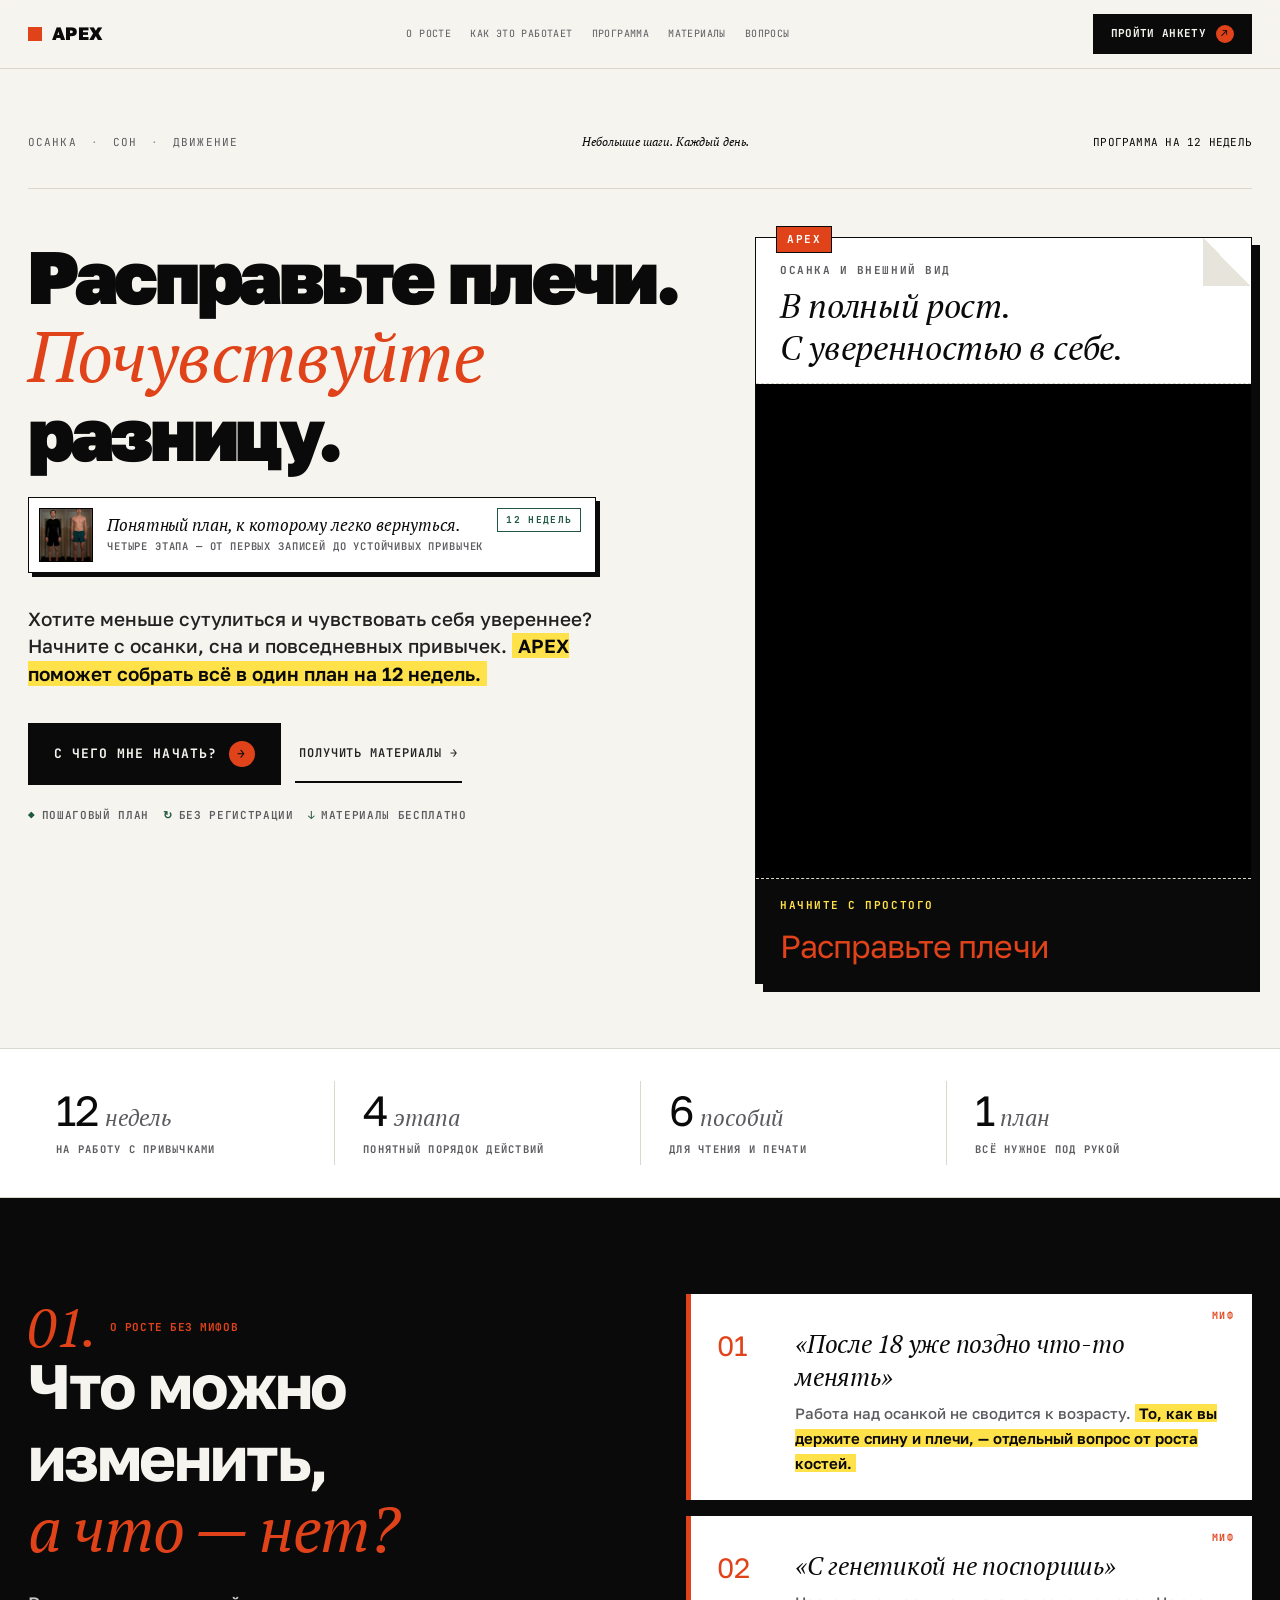
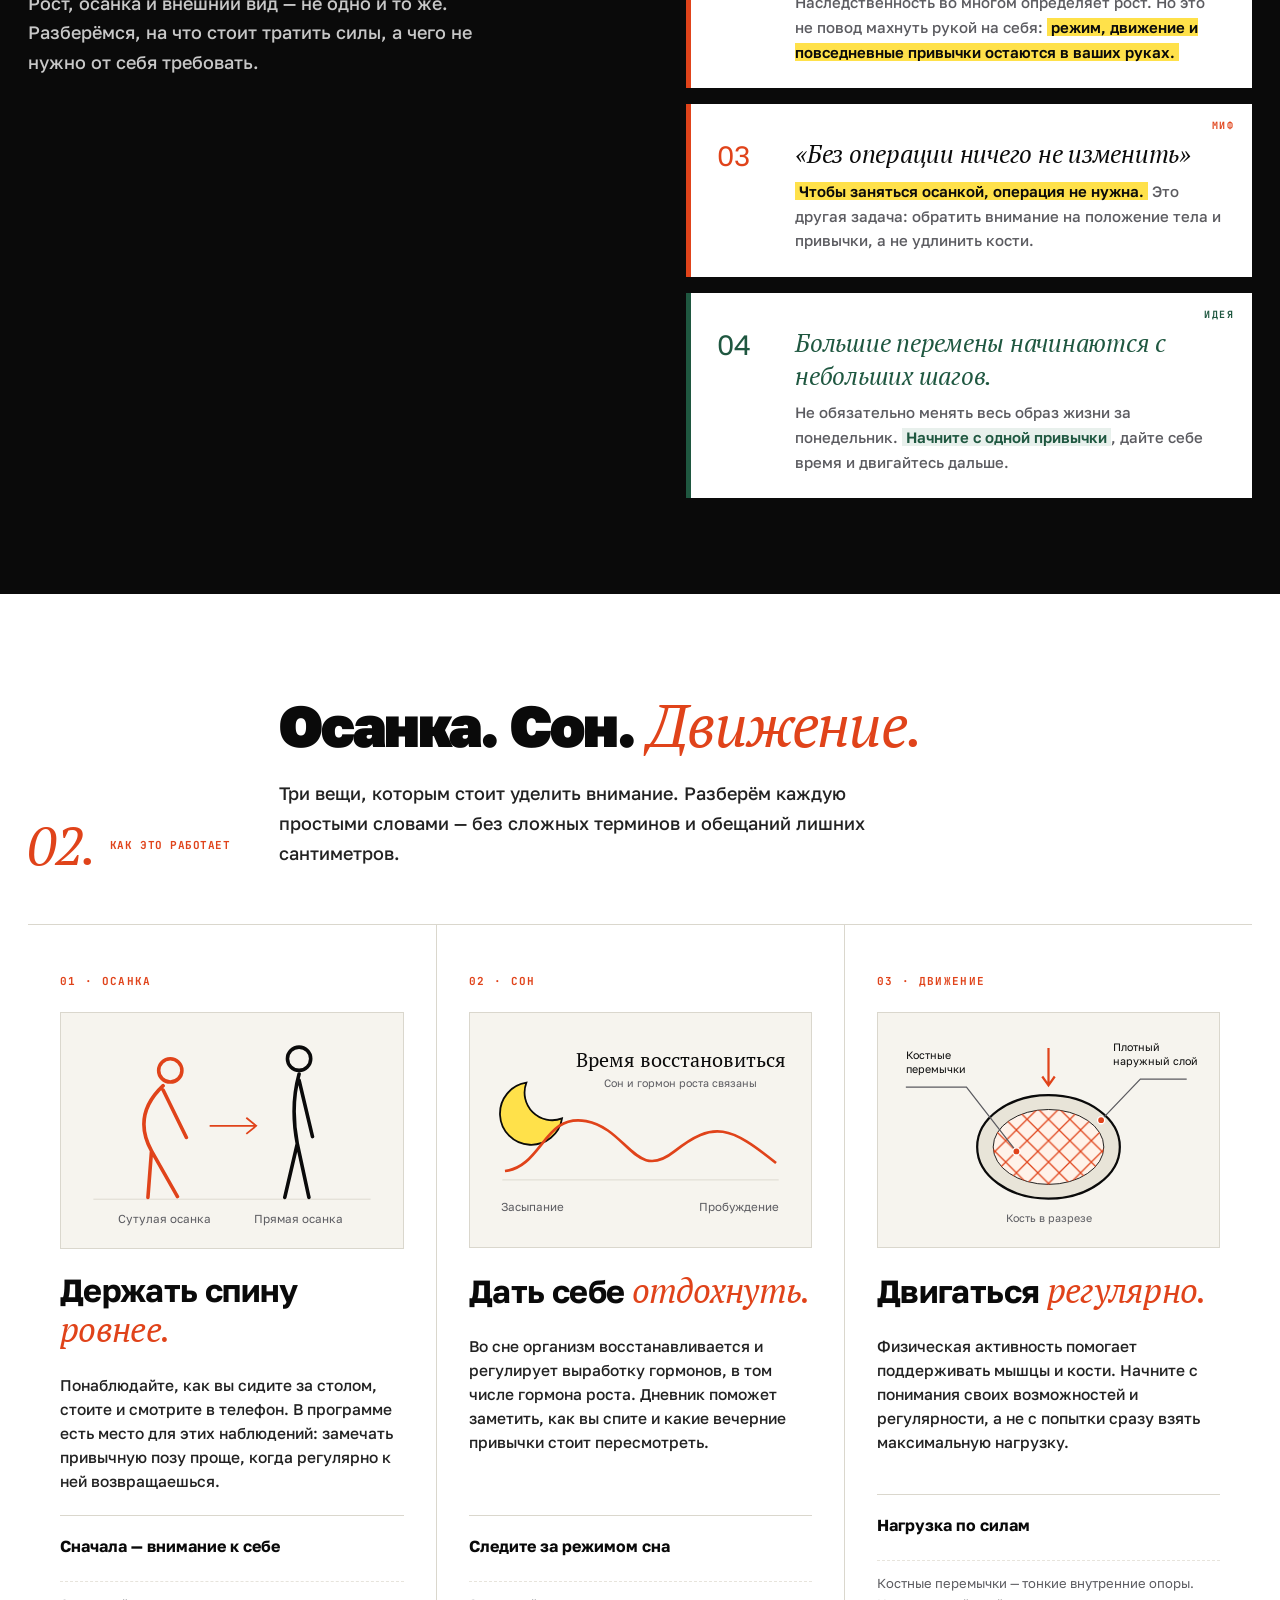
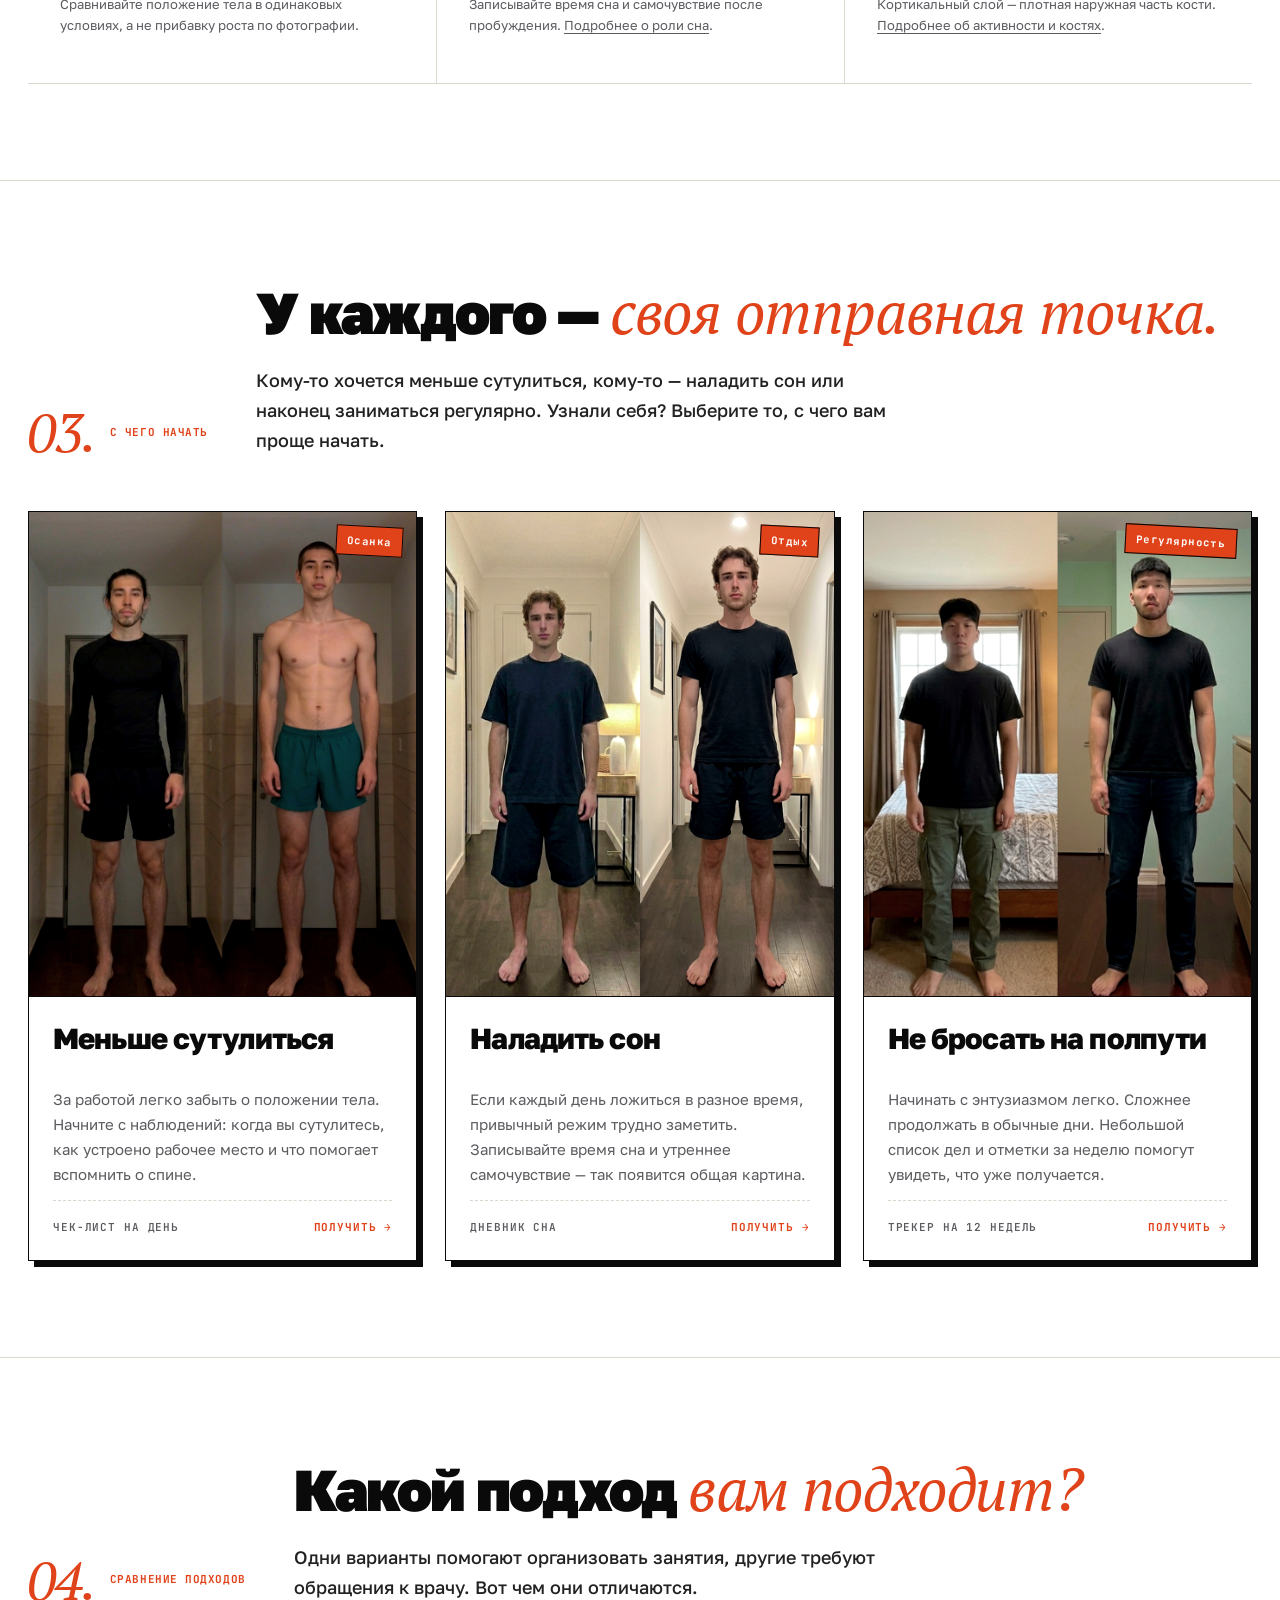
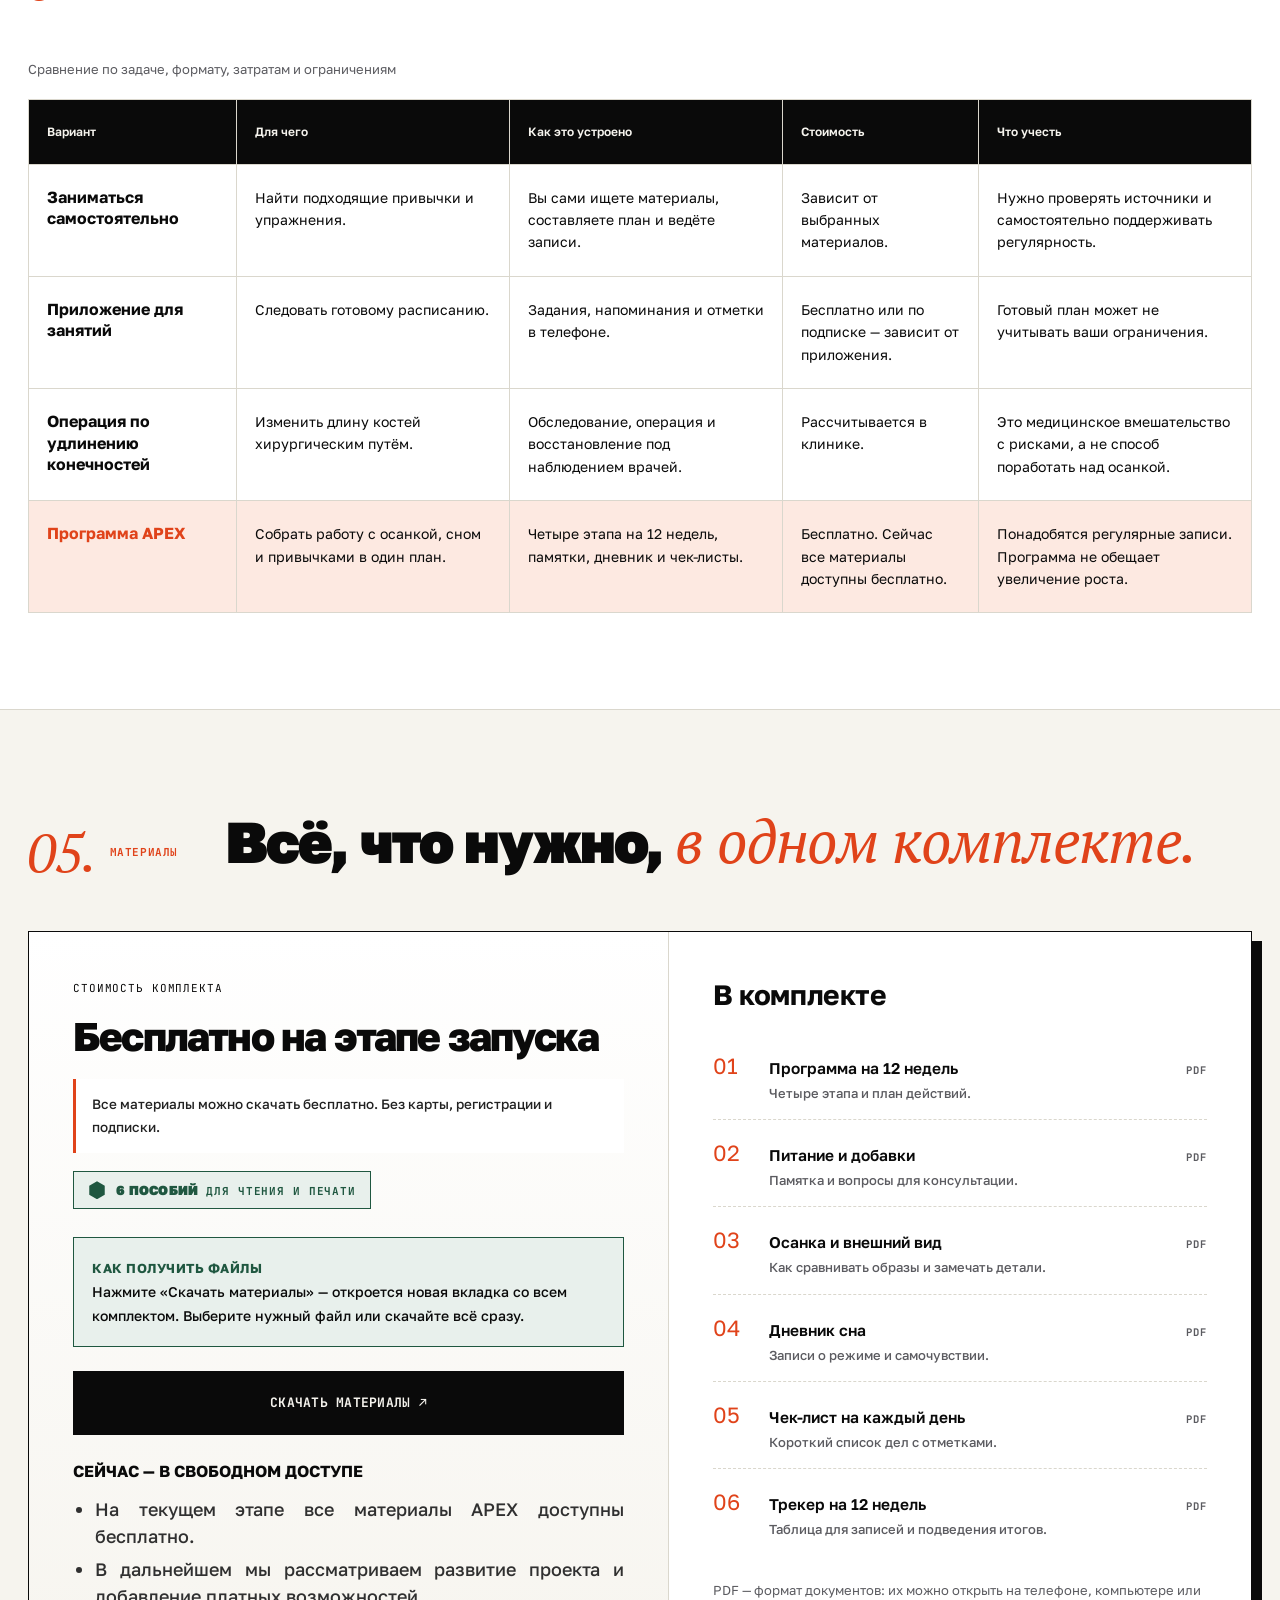
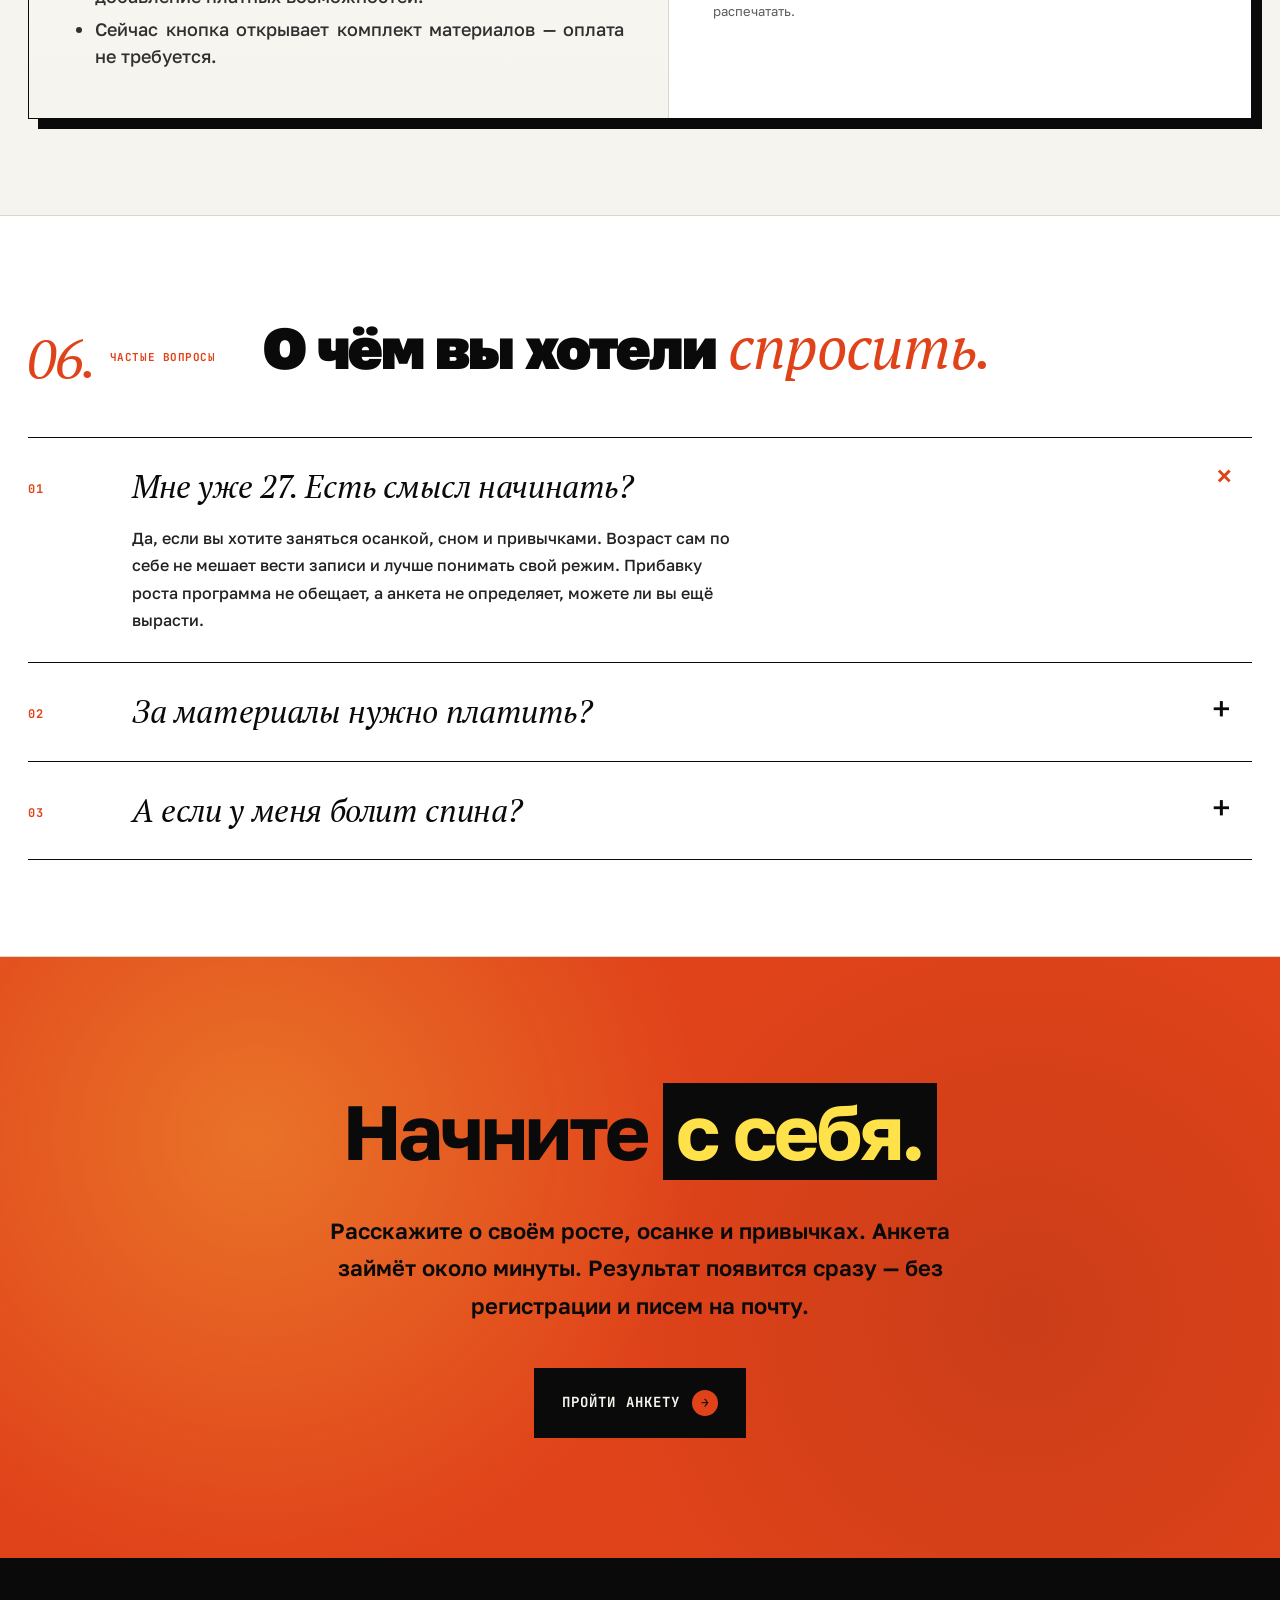
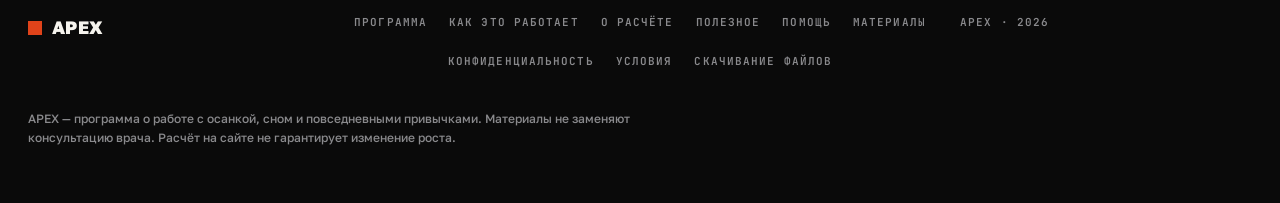
<file: index.html>
<!DOCTYPE html>
<html lang="ru">
<head>
<meta charset="UTF-8">
<meta name="viewport" content="width=device-width, initial-scale=1.0">
<title>APEX — осанка, сон и привычки</title>
<link rel="icon" href="assets/favicon.svg" type="image/svg+xml">
<link rel="preconnect" href="https://fonts.googleapis.com">
<link rel="preconnect" href="https://fonts.gstatic.com" crossorigin>
<link rel="preload" href="assets/hero.mp4" as="video" type="video/mp4">
<link rel="preload" href="assets/SUBJ-001.png" as="image">
<link rel="stylesheet" href="https://fonts.googleapis.com/css2?family=Golos+Text:wght@400;500;600;700;800;900&family=PT+Serif:ital@0;1&family=JetBrains+Mono:wght@400;500;700&display=swap">
<style>
:root{
  --bg:#f6f4ee; --paper:#fff; --ink:#0a0a0a; --ink-2:#222; --mid:#5b5b60; --dim:#9b9b9f;
  --line:#dad7cd; --line-2:#e7e4dc;
  --hot:#e0431a; --hot-dim:#fde9e1;
  --green:#1f5740; --green-dim:#e8f0ec;
  --yellow:#ffe14a;
  --display:'Golos Text',sans-serif;
  --serif:'PT Serif',serif;
  --sans:'Golos Text',sans-serif;
  --mono:'JetBrains Mono',monospace;
}
*,*::before,*::after{margin:0;padding:0;box-sizing:border-box}
html,body{background:var(--bg);color:var(--ink);font-family:var(--sans);font-size:15.5px;line-height:1.55;-webkit-font-smoothing:antialiased}
a{color:inherit;text-decoration:none}
button{font:inherit;cursor:pointer;border:none;background:none;color:inherit}
img,svg{display:block;max-width:100%}
::selection{background:var(--ink);color:var(--yellow)}
.wrap{max-width:1320px;margin:0 auto;padding:0 28px}

/* ============ NAV ============ */
.nav{position:sticky;top:0;z-index:50;background:rgba(246,244,238,0.95);backdrop-filter:blur(14px);border-bottom:1px solid var(--line)}
.nav-i{max-width:1320px;margin:0 auto;padding:14px 28px;display:grid;grid-template-columns:auto 1fr auto;gap:28px;align-items:center}
.brand{display:flex;align-items:center;gap:10px;font-family:var(--display);font-size:18px;letter-spacing:.02em;color:var(--ink)}
.brand .sq{width:14px;height:14px;background:var(--hot)}
.nav-ul{display:flex;gap:26px;justify-content:center;font-family:var(--mono);font-size:11px;letter-spacing:.12em;text-transform:uppercase;color:var(--mid)}
.nav-ul a:hover{color:var(--ink)}
.nav-cta{
  background:var(--ink);color:var(--bg);padding:11px 18px;
  font-family:var(--mono);font-size:11px;font-weight:700;letter-spacing:.1em;text-transform:uppercase;
  display:inline-flex;align-items:center;gap:10px;
  transition:transform .15s,background .15s;
}
.nav-cta:hover{background:var(--hot);transform:translateY(-1px)}
.nav-cta .arr{display:inline-flex;align-items:center;justify-content:center;width:18px;height:18px;background:var(--hot);color:var(--ink);border-radius:50%;font-size:11px}
.nav-cta:hover .arr{background:var(--bg);color:var(--hot)}

/* ============ HERO ============ */
.hero{padding:64px 0 64px;position:relative;border-bottom:1px solid var(--line)}
.hero-meta{
  display:grid;grid-template-columns:auto 1fr auto;gap:28px;align-items:center;
  font-family:var(--mono);font-size:11px;letter-spacing:.1em;text-transform:uppercase;color:var(--mid);
  padding-bottom:36px;border-bottom:1px solid var(--line);margin-bottom:48px;
}
.hero-meta .ml{display:flex;gap:14px;align-items:center}
.hero-meta .ml span:not(:last-child)::after{content:'·';margin-left:14px;color:var(--dim)}
.hero-meta .vol{justify-self:center;font-family:var(--serif);font-style:italic;font-size:14px;color:var(--ink);letter-spacing:0;text-transform:none}
.hero-meta .ver{color:var(--ink)}

.hero-grid{display:grid;grid-template-columns:1.35fr 1fr;gap:56px;align-items:start}

.hero-h1{
  font-family:var(--display);font-weight:900;
  font-size:clamp(64px,10.2vw,164px);line-height:.86;letter-spacing:-0.04em;
  text-wrap:balance;
}
.hero-h1 .strike{
  position:relative;display:inline;
  color:var(--mid);
  text-decoration:line-through;
  text-decoration-color:var(--ink);
  text-decoration-thickness:5px;
  text-decoration-skip-ink:none;
}
.hero-h1 .strike::after{content:none}
.hero-h1 .serif{
  font-family:var(--serif);font-weight:400;font-style:italic;
  font-size:1.05em;letter-spacing:-.015em;color:var(--hot);
  display:inline-block;
}
.hero-h1 .underline{position:relative;display:inline-block}
.hero-h1 .underline::after{
  content:'';position:absolute;left:0;right:0;bottom:0.04em;height:14px;
  background:var(--yellow);z-index:-1;
}

.hero-lede{
  margin-top:32px;font-size:20px;line-height:1.45;color:var(--ink-2);max-width:52ch;font-weight:500;
}
.hero-lede strong{background:var(--yellow);padding:1px 6px;color:var(--ink);font-weight:600}

.hero-cta{margin-top:36px;display:flex;gap:14px;align-items:center;flex-wrap:wrap}
.btn-primary{
  background:var(--ink);color:var(--bg);padding:18px 26px;
  font-family:var(--mono);font-size:13px;font-weight:700;letter-spacing:.08em;text-transform:uppercase;
  display:inline-flex;align-items:center;gap:12px;
  transition:transform .15s,background .15s;
}
.btn-primary:hover{transform:translateY(-2px);background:var(--hot)}
.btn-primary .arr{width:26px;height:26px;background:var(--hot);color:var(--ink);border-radius:50%;display:inline-flex;align-items:center;justify-content:center;font-weight:900;font-size:13px;transition:background .15s,color .15s}
.btn-primary:hover .arr{background:var(--bg);color:var(--hot)}
.btn-ghost{
  color:var(--ink-2);padding:18px 4px;
  font-family:var(--mono);font-size:12px;font-weight:600;letter-spacing:.08em;text-transform:uppercase;
  border-bottom:2px solid var(--ink);transition:color .15s;
}
.btn-ghost:hover{color:var(--hot);border-color:var(--hot)}
.cta-note{font-family:var(--mono);font-size:11px;letter-spacing:.06em;color:var(--mid);text-transform:uppercase}

.hero-caps{display:flex;gap:20px;margin-top:32px;flex-wrap:wrap;font-family:var(--mono);font-size:11.5px;font-weight:500;letter-spacing:.08em;text-transform:uppercase;color:var(--mid)}
.hero-caps span{display:inline-flex;gap:8px;align-items:center}
.hero-caps span::before{content:'✕';color:var(--hot);font-weight:900}
.hero-caps .ok{color:var(--ink)}
.hero-caps .ok::before{content:'✓';color:var(--green)}

/* hero proof card */
.proof-card{
  background:var(--paper);border:1px solid var(--ink);
  box-shadow:8px 8px 0 var(--ink);position:relative;
}
.proof-card::before{
  content:'ПРОФИЛЬ';position:absolute;top:-12px;left:20px;
  background:var(--hot);color:var(--paper);padding:4px 10px;border:1px solid var(--ink);
  font-family:var(--mono);font-size:11px;font-weight:700;letter-spacing:.14em;
}
.proof-card::after{
  content:'';position:absolute;top:0;right:0;width:48px;height:48px;
  background:linear-gradient(225deg,transparent 50%,var(--line-2) 50%);
}
.pc-video{position:relative;aspect-ratio:1/1;background:#000;overflow:hidden;border-bottom:1px dashed var(--line)}
.pc-video video{position:absolute;inset:0;width:100%;height:100%;object-fit:cover;filter:contrast(1.05) saturate(.9)}
.pc-video-lbl{position:absolute;top:14px;font-family:var(--mono);font-size:10.5px;font-weight:700;letter-spacing:.14em;padding:5px 10px;border:1px solid var(--ink);text-transform:uppercase;box-shadow:2px 2px 0 var(--ink)}
.pc-video-lbl.bef{left:14px;background:rgba(245,242,234,.95);color:var(--ink-2)}
.pc-video-lbl.aft{right:14px;background:var(--hot);color:var(--paper)}
.pc-head{padding:24px 24px 14px;border-bottom:1px dashed var(--line)}
.pc-head .id{font-family:var(--mono);font-size:11px;font-weight:700;letter-spacing:.14em;color:var(--mid);text-transform:uppercase}
.pc-head h3{
  font-family:var(--serif);font-weight:400;font-style:italic;font-size:34px;line-height:1.05;
  letter-spacing:-.01em;color:var(--ink);margin-top:6px;
}
.pc-head h3 .num{font-style:normal;color:var(--hot);font-family:var(--display);font-size:.92em}
.pc-body{padding:8px 24px 20px}
.pc-row{display:grid;grid-template-columns:120px 1fr;padding:10px 0;border-bottom:1px dashed var(--line-2);font-family:var(--mono);font-size:13px;align-items:baseline}
.pc-row:last-child{border-bottom:0}
.pc-row .k{font-size:10.5px;letter-spacing:.12em;text-transform:uppercase;color:var(--mid);font-weight:700}
.pc-row .v{color:var(--ink);font-weight:500}
.pc-row .v em{font-family:var(--serif);font-style:italic;color:var(--hot);font-size:15px}
.pc-final{
  display:flex;justify-content:space-between;align-items:baseline;
  background:var(--ink);color:var(--paper);padding:18px 24px;
}
.pc-final .l{font-family:var(--mono);font-size:11px;font-weight:700;letter-spacing:.14em;text-transform:uppercase;color:var(--yellow)}
.pc-final .v{font-family:var(--display);font-size:64px;line-height:1;color:var(--hot);letter-spacing:-.03em}

/* ============ Data strip ============ */
.strip{
  padding:32px 0;border-bottom:1px solid var(--line);background:var(--paper);
}
.strip-row{display:grid;grid-template-columns:repeat(4,1fr);gap:0}
.strip-cell{padding:8px 28px;border-left:1px solid var(--line)}
.strip-cell:first-child{border-left:0}
.strip-cell .n{font-family:var(--display);font-size:48px;line-height:1;letter-spacing:-.025em}
.strip-cell .n .ac{color:var(--hot)}
.strip-cell .n .small{font-family:var(--serif);font-style:italic;font-weight:400;font-size:.55em;color:var(--mid);margin-left:6px;letter-spacing:0}
.strip-cell .l{font-family:var(--mono);font-size:10.5px;font-weight:700;letter-spacing:.12em;text-transform:uppercase;color:var(--mid);margin-top:10px}

/* ============ SECTION META ============ */
.sec{padding:96px 0;border-bottom:1px solid var(--line)}
.sec.paper{background:var(--paper)}
.sec.dark{background:var(--ink);color:var(--bg);border-bottom:0}
.sec-head{display:grid;grid-template-columns:auto 1fr;gap:48px;margin-bottom:56px;align-items:end}
.sec-kick{font-family:var(--mono);font-size:11px;font-weight:700;letter-spacing:.14em;text-transform:uppercase;color:var(--hot);display:flex;gap:14px;align-items:center;padding-top:10px}
.sec-kick .idx{
  font-family:var(--serif);font-style:italic;font-weight:400;font-size:54px;color:var(--hot);
  letter-spacing:-.02em;line-height:.85;
}
.sec.dark .sec-kick{color:var(--hot)}
.sec.dark .sec-kick .idx{color:var(--hot)}
.sec-h2{
  font-family:var(--display);font-weight:900;
  font-size:clamp(48px,7vw,108px);line-height:.9;letter-spacing:-.035em;text-wrap:balance;
}
.sec-h2 .serif{font-family:var(--serif);font-style:italic;font-weight:400;color:var(--hot);font-size:1.05em;letter-spacing:-.02em}
.sec-h2 .hl{background:var(--ink);color:var(--bg);padding:0 12px;display:inline-block}
.sec.dark .sec-h2 .hl{background:var(--hot);color:var(--ink)}
.sec-h2 .ul{background:linear-gradient(transparent 68%,var(--yellow) 68%,var(--yellow) 92%,transparent 92%)}
.sec-lede{max-width:60ch;font-size:18px;color:var(--ink-2);margin-top:20px;font-weight:500}
.sec.dark .sec-lede{color:#c8c8c8}

/* ============ МИФS ============ */
.lies-grid{display:grid;grid-template-columns:1.05fr 1fr;gap:64px;align-items:start}
.lies-grid .copy h2{font-family:var(--display);font-size:clamp(48px,7vw,104px);line-height:.9;letter-spacing:-.035em;color:var(--bg)}
.lies-grid .copy h2 .serif{font-family:var(--serif);font-style:italic;font-weight:400;color:var(--hot);font-size:1.05em;letter-spacing:-.02em}
.lies-grid .copy h2 .hl{background:var(--hot);color:var(--ink);padding:0 14px}
.lies-grid .copy p{font-size:18px;color:#c8c8c8;font-weight:500;margin-top:24px;max-width:42ch}
.lies-list{display:flex;flex-direction:column;gap:16px}
.lie{
  background:var(--paper);color:var(--ink);padding:24px 26px;
  display:grid;grid-template-columns:60px 1fr;gap:18px;
  border-left:5px solid var(--hot);position:relative;
}
.lie.truth{border-left-color:var(--green)}
.lie .n{font-family:var(--display);font-size:28px;color:var(--hot);line-height:1;padding-top:4px}
.lie.truth .n{color:var(--green)}
.lie .q{font-family:var(--serif);font-style:italic;font-weight:400;font-size:24px;line-height:1.2;letter-spacing:-.01em;color:var(--ink);margin-bottom:8px}
.lie .q .strike{text-decoration:line-through;text-decoration-thickness:3px;text-decoration-color:var(--hot);color:var(--mid)}
.lie .a{font-size:15px;color:var(--mid);font-weight:500}
.lie .a b{background:var(--yellow);color:var(--ink);padding:0 4px;font-weight:600}
.lie.truth .q{color:var(--green)}
.lie.truth .a b{background:var(--green-dim);color:var(--green)}
.lie::after{
  content:'МИФ';position:absolute;top:14px;right:18px;
  font-family:var(--mono);font-size:10px;font-weight:700;letter-spacing:.14em;color:var(--hot);
}
.lie.truth::after{content:'ИДЕЯ';color:var(--green)}

/* ============ MECHANISMS ============ */
.mechs{display:grid;grid-template-columns:repeat(3,1fr);gap:0;border-top:1px solid var(--line);border-bottom:1px solid var(--line)}
.mech{padding:48px 32px;border-left:1px solid var(--line);display:flex;flex-direction:column;gap:22px;background:var(--paper)}
.mech:first-child{border-left:0}
.mech-num{font-family:var(--mono);font-size:11px;font-weight:700;letter-spacing:.12em;color:var(--hot);text-transform:uppercase}
.mech-fig{aspect-ratio:5/3;border:1px solid var(--line);background:var(--bg);padding:8px}
.mech h3{font-family:var(--display);font-size:36px;line-height:1.05;letter-spacing:-.02em;color:var(--ink)}
.mech h3 .serif{font-family:var(--serif);font-style:italic;font-weight:400;color:var(--hot);font-size:1.08em;letter-spacing:-.02em}
.mech p{color:var(--ink-2);font-size:15.5px;flex:1;font-weight:500}
.mech .stat{display:flex;justify-content:space-between;align-items:baseline;padding-top:18px;border-top:1px solid var(--line-2)}
.mech .stat .n{font-family:var(--display);font-size:36px;letter-spacing:-.025em;color:var(--hot)}
.mech .stat .l{font-family:var(--mono);font-size:10.5px;font-weight:700;letter-spacing:.12em;color:var(--mid);text-transform:uppercase}
.mech .cite{font-family:var(--mono);font-size:10.5px;letter-spacing:.06em;color:var(--mid);border-top:1px dashed var(--line-2);padding-top:12px}
.mech .cite b{color:var(--ink);font-weight:700}

/* ============ PROTOCOL ============ */
.proto{display:grid;grid-template-columns:repeat(4,1fr);gap:0;border:1px solid var(--ink);background:var(--paper)}
.phase{padding:36px 28px;border-right:1px solid var(--line);display:flex;flex-direction:column;gap:14px;position:relative}
.phase:last-child{border-right:0;background:var(--ink);color:var(--bg)}
.phase .n{font-family:var(--display);font-size:108px;line-height:.85;letter-spacing:-.04em;color:var(--ink)}
.phase:last-child .n{color:var(--hot)}
.phase .wk{font-family:var(--mono);font-size:11px;font-weight:700;letter-spacing:.12em;text-transform:uppercase;color:var(--mid)}
.phase:last-child .wk{color:#c8c8c8}
.phase h4{font-family:var(--display);font-size:26px;letter-spacing:-.015em;line-height:1.05;margin-top:18px}
.phase h4 .serif{font-family:var(--serif);font-style:italic;font-weight:400;font-size:1.1em;color:var(--hot)}
.phase p{font-size:14.5px;color:var(--mid);font-weight:500;flex:1;line-height:1.55}
.phase:last-child p{color:#c8c8c8}
.phase .d{margin-top:24px;padding-top:18px;border-top:1px solid var(--line);display:flex;justify-content:space-between;align-items:baseline}
.phase:last-child .d{border-top-color:var(--mid)}
.phase .d .l{font-family:var(--mono);font-size:11px;font-weight:700;letter-spacing:.12em;color:var(--mid);text-transform:uppercase}
.phase .d .v{font-family:var(--display);font-size:30px;letter-spacing:-.02em;color:var(--hot)}

/* ============ EVIDENCE ============ */
.res-grid{display:grid;grid-template-columns:repeat(3,1fr);gap:28px}
.res{
  background:var(--paper);border:1px solid var(--ink);box-shadow:6px 6px 0 var(--ink);
  display:flex;flex-direction:column;position:relative;
}
.res .photo{aspect-ratio:4/5;background:#222;position:relative;border-bottom:1px solid var(--ink);overflow:hidden}
.res .photo img{width:100%;height:100%;object-fit:cover;filter:contrast(1.05) saturate(.85)}
.res .photo .stamp{
  position:absolute;top:14px;right:14px;
  background:var(--hot);color:var(--paper);padding:6px 10px;border:1px solid var(--ink);
  font-family:var(--mono);font-size:10.5px;font-weight:700;letter-spacing:.14em;
  transform:rotate(3deg);
}
.res .photo .meta{
  position:absolute;bottom:14px;left:14px;right:14px;
  display:flex;justify-content:space-between;
  color:var(--paper);font-family:var(--mono);font-size:10.5px;font-weight:700;letter-spacing:.12em;text-transform:uppercase;
  text-shadow:0 1px 4px rgba(0,0,0,.85);
}
.res .body{padding:24px;display:flex;flex-direction:column;gap:14px;flex:1}
.res-stats{display:flex;flex-direction:column;gap:4px;font-family:var(--mono);font-size:11.5px;font-weight:500;letter-spacing:.04em;color:var(--mid);text-transform:uppercase;padding:4px 0 8px;border-bottom:1px dashed var(--line);margin-bottom:6px}
.res-stats span{display:flex;justify-content:space-between;gap:12px}
.res-stats b{color:var(--ink);font-family:var(--mono);font-weight:700;letter-spacing:.1em}
.res .delta{font-family:var(--display);font-size:80px;letter-spacing:-.03em;line-height:.9;color:var(--hot)}
.res .delta sup{font-size:.3em;color:var(--mid);vertical-align:top;font-family:var(--mono)}
.res .q{
  font-family:var(--serif);font-style:italic;font-weight:400;font-size:20px;
  line-height:1.3;letter-spacing:-.005em;color:var(--ink-2);
}
.res .q::before{content:'\"';color:var(--hot)}
.res .q::after{content:'\"';color:var(--hot)}
.res .by{margin-top:auto;padding-top:18px;border-top:1px dashed var(--line);font-family:var(--mono);font-size:11px;font-weight:600;letter-spacing:.08em;text-transform:uppercase;display:flex;justify-content:space-between;color:var(--mid)}
.res .by .name{color:var(--ink)}

/* ============ SLEEP ============ */
.sleep{display:grid;grid-template-columns:1.05fr 1fr;gap:64px;align-items:center}
.sleep-card{
  background:var(--ink);color:var(--paper);padding:32px;border:1px solid var(--ink);
  box-shadow:10px 10px 0 var(--hot);aspect-ratio:6/7;display:flex;flex-direction:column;gap:16px;
}
.sleep-card h5{font-family:var(--mono);font-size:11px;font-weight:700;letter-spacing:.14em;color:var(--hot);text-transform:uppercase}
.sleep-card .chart{flex:1;border:1px solid #2a2a2c;background:#0a0a0a;padding:10px}
.sleep-card .num{font-family:var(--display);font-size:88px;line-height:.85;color:var(--hot);letter-spacing:-.04em;margin-top:8px}
.sleep-card .num sup{font-size:.32em;color:var(--yellow);vertical-align:top}
.sleep-card .l{font-family:var(--mono);font-size:11px;font-weight:700;letter-spacing:.14em;color:var(--yellow);text-transform:uppercase}

.sleep-copy h3{font-family:var(--display);font-size:clamp(52px,6.5vw,84px);line-height:.92;letter-spacing:-.03em}
.sleep-copy h3 .serif{font-family:var(--serif);font-style:italic;font-weight:400;color:var(--hot);font-size:1.1em;letter-spacing:-.02em}
.sleep-copy p{font-size:17px;color:var(--ink-2);margin-top:22px;max-width:42ch;font-weight:500}
.sleep-copy p strong{color:var(--ink);background:var(--yellow);padding:1px 4px;font-weight:600}
.sleep-copy .ks{margin-top:32px;display:grid;grid-template-columns:1fr 1fr;gap:1px;background:var(--line);border:1px solid var(--ink)}
.sleep-copy .ks > div{background:var(--paper);padding:20px}
.sleep-copy .ks .n{font-family:var(--display);font-size:48px;line-height:1;color:var(--hot);letter-spacing:-.025em}
.sleep-copy .ks .l{font-family:var(--mono);font-size:10.5px;font-weight:700;letter-spacing:.12em;color:var(--mid);text-transform:uppercase;margin-top:10px}

/* ============ COMPARE ============ */
.compare{border:1px solid var(--ink);background:var(--paper);overflow:hidden;box-shadow:6px 6px 0 var(--ink)}
.cr{display:grid;grid-template-columns:1.5fr repeat(4,1fr);border-top:1px solid var(--line)}
.cr:first-child{border-top:0;background:var(--ink);color:var(--paper)}
.cr > div{padding:22px 22px;border-left:1px solid var(--line);font-family:var(--mono);font-size:13px;font-weight:500;color:var(--ink-2)}
.cr > div:first-child{border-left:0;font-family:var(--sans);font-weight:600;font-size:14.5px;color:var(--ink)}
.cr:first-child > div{font-family:var(--mono);font-size:11px;letter-spacing:.14em;text-transform:uppercase;color:var(--paper);font-weight:700;border-left:1px solid #2a2a2c}
.cr:first-child > div:first-child{border-left:0}
.cr .us{background:var(--hot-dim);border-left:1px solid var(--hot)!important;font-weight:700;color:var(--ink)}
.cr:first-child .us{background:var(--hot);color:var(--ink)!important;border-left:1px solid var(--hot)!important}
.cr .no{color:var(--hot);font-weight:700}
.cr .yes{color:var(--green);font-weight:700}
.cr .neutral{color:var(--dim)}
.cr .big{font-family:var(--display);font-size:18px;letter-spacing:-.015em;color:var(--ink)}
.cr .us .big{color:var(--hot)}

/* ============ PRICE ============ */
.price{display:grid;grid-template-columns:1.1fr 1fr;border:1px solid var(--ink);background:var(--paper);box-shadow:10px 10px 0 var(--ink)}
.price-l{padding:48px 44px;border-right:1px solid var(--line);position:relative;background:linear-gradient(180deg,var(--paper),var(--bg))}
.price-l .tag{display:inline-block;background:var(--ink);color:var(--paper);padding:6px 12px;font-family:var(--mono);font-size:11px;font-weight:700;letter-spacing:.14em;text-transform:uppercase;margin-bottom:28px}
.price-amt{font-family:var(--display);font-size:172px;line-height:.82;letter-spacing:-.05em;color:var(--ink)}
.price-amt .cur{font-size:.3em;color:var(--mid);vertical-align:top}
.price-amt .ac{color:var(--hot)}
.price-was{font-family:var(--mono);font-size:14px;color:var(--mid);text-decoration:line-through;margin-top:10px}
.price-was b{color:var(--ink);font-weight:600;text-decoration:none;background:var(--yellow);padding:0 4px;margin-left:10px}
.price-gty{margin-top:28px;padding:18px;background:var(--green-dim);border:1px solid var(--green);font-size:14px;font-weight:500;color:var(--ink)}
.price-gty b{color:var(--green);font-family:var(--display);font-size:13px;letter-spacing:.04em}
.price-cta{
  display:block;margin-top:24px;background:var(--ink);color:var(--bg);text-align:center;
  padding:22px;font-family:var(--mono);font-size:13px;font-weight:700;letter-spacing:.14em;text-transform:uppercase;
  position:relative;overflow:hidden;transition:background .15s,transform .15s;
}
.price-cta:hover{background:var(--hot);transform:translateY(-2px)}
.price-r{padding:48px 44px}
.price-r h4{font-family:var(--display);font-size:28px;letter-spacing:-.015em;margin-bottom:22px;line-height:1.1}
.price-r ul{list-style:none}
.price-r li{display:grid;grid-template-columns:42px 1fr auto;gap:14px;align-items:baseline;padding:16px 0;border-bottom:1px dashed var(--line)}
.price-r li:last-child{border-bottom:0}
.price-r li .i{font-family:var(--display);font-size:22px;color:var(--hot);letter-spacing:-.02em}
.price-r li .n{font-weight:600;font-size:15.5px;color:var(--ink)}
.price-r li .n span{display:block;font-size:13px;color:var(--mid);font-weight:500;margin-top:3px}
.price-r li .v{font-family:var(--mono);font-size:10.5px;font-weight:700;letter-spacing:.08em;text-transform:uppercase;color:var(--mid)}

/* ============ FAQ ============ */
.faq{border-top:1px solid var(--ink)}
.faq details{border-bottom:1px solid var(--ink);padding:28px 0}
.faq summary{
  list-style:none;cursor:pointer;display:grid;grid-template-columns:80px 1fr 40px;gap:24px;align-items:start;
}
.faq summary::-webkit-details-marker{display:none}
.faq summary .n{font-family:var(--mono);font-size:12px;font-weight:700;letter-spacing:.12em;color:var(--hot);padding-top:14px}
.faq summary .q{font-family:var(--serif);font-style:italic;font-weight:400;font-size:32px;line-height:1.15;letter-spacing:-.012em;color:var(--ink)}
.faq summary .p{font-family:var(--display);font-size:34px;color:var(--ink);transition:transform .25s;align-self:start;line-height:1}
.faq details[open] summary .p{transform:rotate(45deg);color:var(--hot)}
.faq .a{padding:18px 0 0 104px;color:var(--ink-2);max-width:72ch;font-size:16px;font-weight:500;line-height:1.6}
.faq .a strong{background:var(--yellow);padding:0 4px;color:var(--ink);font-weight:600}

/* ============ FINAL ============ */
.final{padding:120px 0;text-align:center;border-bottom:0;background:var(--hot);color:var(--ink);position:relative;overflow:hidden}
.final::before{
  content:'';position:absolute;inset:0;
  background:
    radial-gradient(circle at 20% 30%,rgba(255,225,74,.3),transparent 40%),
    radial-gradient(circle at 80% 60%,rgba(10,10,10,.1),transparent 40%);
}
.final > *{position:relative;z-index:2}
.final h2{font-family:var(--display);font-size:clamp(72px,12vw,200px);line-height:.86;letter-spacing:-.045em;text-wrap:balance}
.final h2 .strike{
  position:relative;display:inline;
  text-decoration:line-through;
  text-decoration-color:var(--ink);
  text-decoration-thickness:6px;
  text-decoration-skip-ink:none;
}
.final h2 .strike::after{content:none}
.final h2 .hl{background:var(--ink);color:var(--yellow);padding:0 18px;display:inline-block}
.final h2 .serif{font-family:var(--serif);font-style:italic;font-weight:400;color:var(--ink);font-size:1.05em;letter-spacing:-.02em}
.final p{margin:32px auto 44px;font-size:22px;font-weight:600;max-width:46ch;color:var(--ink)}
.final .btn-primary{background:var(--ink);color:var(--bg);padding:22px 28px;font-size:14px}
.final .btn-primary:hover{background:var(--paper);color:var(--ink)}
.final .btn-primary:hover .arr{background:var(--hot);color:var(--ink)}

/* ============ FOOTER ============ */
.footer{padding:56px 0;background:var(--ink);color:var(--bg)}
.footer-i{display:grid;grid-template-columns:1fr 2fr 1fr;gap:28px;align-items:start;font-family:var(--mono);font-size:11px;font-weight:600;letter-spacing:.1em;text-transform:uppercase;color:#8a8a8d}
.footer-links{display:flex;gap:22px;justify-content:center;flex-wrap:wrap}
.footer-links a:hover{color:var(--hot)}
.footer-legal{margin-top:40px;font-family:var(--sans);font-size:12px;color:#8a8a8d;font-weight:500;letter-spacing:0;text-transform:none;max-width:80ch;line-height:1.55}
.footer .brand{color:var(--bg)}

/* Mobile-only hero video — hidden on desktop */
.hero-mobile-video{display:none}

/* ============ HERO RECEIPT (social proof anchor under h1) ============ */
.hero-receipt{
  margin-top:24px;display:inline-grid;grid-template-columns:auto 1fr auto;gap:14px;align-items:center;
  background:var(--paper);border:1px solid var(--ink);box-shadow:4px 4px 0 var(--ink);
  padding:10px 14px 10px 10px;position:relative;text-decoration:none;
  transition:transform .15s,box-shadow .15s;
}
.hero-receipt:hover{transform:translate(-2px,-2px);box-shadow:6px 6px 0 var(--ink)}
.hr-thumb{width:54px;height:54px;object-fit:cover;border:1px solid var(--ink);filter:contrast(1.05) saturate(.85)}
.hr-stack{display:flex;flex-direction:column;gap:3px;min-width:0}
.hr-quote{font-family:var(--serif);font-style:italic;font-size:17px;line-height:1.15;color:var(--ink);letter-spacing:-.005em}
.hr-meta{font-family:var(--mono);font-size:10.5px;font-weight:600;letter-spacing:.08em;color:var(--mid);text-transform:uppercase}
.hr-meta b{color:var(--hot);font-weight:700}
.hr-stamp{font-family:var(--mono);font-size:9.5px;font-weight:700;letter-spacing:.14em;color:var(--green);border:1px solid var(--green);padding:4px 8px;text-transform:uppercase;flex-shrink:0;align-self:start}

/* ============ TRUST PILLS (under primary CTA) ============ */
.trust-pills{
  display:flex;flex-wrap:wrap;gap:8px 14px;margin-top:22px;align-items:center;
  font-family:var(--mono);font-size:11px;font-weight:600;letter-spacing:.06em;color:var(--mid);text-transform:uppercase;
}
.trust-pills span{display:inline-flex;align-items:center;gap:6px;white-space:nowrap}
.trust-pills .tp-i{font-size:11px;color:var(--green);font-style:normal;font-weight:900}

/* ============ PRICE FRAME (less-than-dinner) ============ */
.price-frame{
  margin-top:14px;padding:14px 16px;background:var(--paper);border-left:3px solid var(--hot);
  font-size:13.5px;color:var(--ink-2);line-height:1.5;font-weight:500;
}
.price-frame em{font-family:var(--serif);font-style:italic;font-size:18px;color:var(--ink);font-weight:400;letter-spacing:-.01em}

/* ============ STICKY MOBILE CTA BAR ============ */
.mobile-cta{
  position:fixed;left:0;right:0;bottom:0;z-index:60;
  display:none;
  background:var(--ink);color:var(--bg);
  padding:10px 14px;
  align-items:center;gap:10px;
  border-top:2px solid var(--hot);
  box-shadow:0 -6px 20px rgba(0,0,0,.18);
  transform:translateY(100%);transition:transform .35s cubic-bezier(.22,.9,.28,1.1);
}
.mobile-cta.on{transform:translateY(0)}
.mobile-cta .price-line{flex:1;display:flex;flex-direction:column;gap:1px}
.mobile-cta .p1{font-family:var(--mono);font-size:9.5px;font-weight:700;letter-spacing:.12em;color:var(--yellow);text-transform:uppercase}
.mobile-cta .p2{font-family:var(--display);font-size:18px;letter-spacing:-.015em;line-height:1;color:var(--bg)}
.mobile-cta .p2 .strike{color:#7a7a7d;font-size:.65em;text-decoration:line-through;margin-right:6px;font-family:var(--mono);font-weight:500;letter-spacing:0}
.mobile-cta a{
  background:var(--hot);color:var(--ink);
  padding:13px 16px;font-family:var(--mono);font-size:11.5px;font-weight:700;letter-spacing:.1em;text-transform:uppercase;
  display:inline-flex;align-items:center;gap:8px;flex-shrink:0;
  border:1px solid var(--paper);box-shadow:3px 3px 0 var(--paper);
}
.mobile-cta a:active{transform:translate(2px,2px);box-shadow:0 0 0 var(--paper)}

/* ============ GUARANTEE STAMP near price ============ */
.gty-stamp{
  display:inline-flex;align-items:center;gap:10px;
  background:var(--green-dim);color:var(--green);border:1px solid var(--green);
  padding:8px 14px;margin-top:18px;
  font-family:var(--mono);font-size:11px;font-weight:700;letter-spacing:.08em;text-transform:uppercase;
}
.gty-stamp::before{
  content:'';width:18px;height:18px;flex-shrink:0;
  background:var(--green);
  clip-path:polygon(50% 0,93% 25%,93% 75%,50% 100%,7% 75%,7% 25%);
}
.gty-stamp .b{color:var(--green);font-family:var(--display);font-weight:900;font-size:13px;letter-spacing:.02em}

/* ============ URGENCY STRIP ============ */
.urgency{
  background:var(--ink);color:var(--paper);
  padding:14px 18px;margin-top:18px;
  display:grid;grid-template-columns:1fr auto;gap:18px;align-items:center;
  border:1px solid var(--ink);
}
.urgency .label{font-family:var(--mono);font-size:10.5px;font-weight:700;letter-spacing:.14em;color:var(--hot);text-transform:uppercase;display:flex;align-items:center;gap:8px}
.urgency .label::before{content:'';width:7px;height:7px;border-radius:50%;background:var(--hot);box-shadow:0 0 8px var(--hot);animation:pulseDot 1.8s infinite}
@keyframes pulseDot{50%{opacity:.4}}
.urgency .copy{font-family:var(--sans);font-size:13.5px;font-weight:500;color:var(--bg);margin-top:4px}
.urgency .copy b{font-family:var(--display);color:var(--hot);font-weight:900;font-size:15px}
.urgency .meter{width:120px;height:6px;background:#2a2a2c;border:1px solid var(--paper);position:relative;overflow:hidden}
.urgency .meter i{position:absolute;inset:0 auto 0 0;width:47%;background:linear-gradient(90deg,var(--hot),var(--yellow));box-shadow:0 0 8px var(--hot)}
@media(max-width:640px){.urgency{grid-template-columns:1fr;gap:8px;padding:12px 14px}.urgency .meter{width:100%}}

/* ============ RESPONSIVE ============ */
@media (max-width:980px){
  .hero-grid{grid-template-columns:1fr;gap:48px}
  .strip-row{grid-template-columns:1fr 1fr}
  .strip-cell{border-left:0;border-top:1px solid var(--line);padding:18px 0}
  .strip-cell:first-child,.strip-cell:nth-child(2){border-top:0}
  .lies-grid,.sleep{grid-template-columns:1fr;gap:36px}
  .mechs{grid-template-columns:1fr}
  .mech{border-left:0;border-top:1px solid var(--line)}
  .mech:first-child{border-top:0}
  .proto{grid-template-columns:1fr}
  .phase{border-right:0;border-bottom:1px solid var(--line)}
  .res-grid{grid-template-columns:1fr}
  .cr{grid-template-columns:1fr 1fr}
  .price{grid-template-columns:1fr}
  .sec-head{grid-template-columns:1fr;gap:20px}
  .nav-ul{display:none}
  .faq summary{grid-template-columns:60px 1fr 30px;gap:14px}
  .faq summary .q{font-size:24px}
  .faq .a{padding-left:74px}
}

/* ============ MOBILE (≤640px) ============ */
@media (max-width:640px){
  .wrap{padding:0 18px}

  /* Hero receipt compacter on mobile */
  .hero-receipt{margin-top:18px;padding:10px 12px;gap:10px}
  .hr-thumb{width:46px;height:46px}
  .hr-quote{font-size:14.5px}
  .hr-meta{font-size:9.5px;letter-spacing:.06em}
  .hr-stamp{font-size:8.5px;padding:3px 6px}
  .trust-pills{gap:6px 12px;margin-top:16px;font-size:10px}
  .price-frame{padding:12px 14px;font-size:12.5px;margin-top:12px}
  .price-frame em{font-size:16px}

  /* MOBILE HERO VIDEO (1:1, between h1 and lede) */
  .hero-mobile-video{display:block;margin-top:20px}
  .hmv-frame{position:relative;aspect-ratio:1/1;background:#000;border:1px solid var(--ink);box-shadow:5px 5px 0 var(--ink);overflow:hidden}
  .hmv-frame video{position:absolute;inset:0;width:100%;height:100%;object-fit:cover}
  .hmv-cap{display:flex;justify-content:space-between;align-items:center;margin-top:10px;font-family:var(--mono);font-size:10px;font-weight:700;letter-spacing:.12em;color:var(--mid);text-transform:uppercase}
  .hmv-id{color:var(--ink)}

  /* Hide desktop proof-card on mobile (video shown above) */
  .proof-card{display:none}

  /* Show sticky mobile CTA */
  .mobile-cta{display:flex}

  /* Tighter above-the-fold */
  .hero{padding:24px 0 32px}
  .hero-h1{font-size:42px;line-height:.94}
  .hero-h1{text-decoration-thickness:4px}
  .hero-lede{font-size:14.5px;margin-top:18px}
  .hero-cta{margin-top:18px}
  .hero-meta{padding-bottom:16px;margin-bottom:20px}
  body{padding-bottom:72px} /* room for sticky CTA */

  /* NAV */
  .nav-i{padding:11px 18px;gap:12px;grid-template-columns:auto auto}
  .brand{font-size:16px}
  .nav-cta{padding:9px 12px;font-size:10px;letter-spacing:.08em;gap:6px}
  .nav-cta .arr{width:16px;height:16px;font-size:10px}

  /* HERO */
  .hero{padding:32px 0 40px}
  .hero-meta{
    grid-template-columns:1fr;gap:8px;
    padding-bottom:20px;margin-bottom:28px;
    font-size:10px;letter-spacing:.08em;
  }
  .hero-meta .ml{flex-wrap:wrap;gap:8px}
  .hero-meta .ml span:not(:last-child)::after{margin-left:8px}
  .hero-meta .vol{justify-self:start;font-size:13px}
  .hero-meta .ver{font-size:10px}
  .hero-grid{gap:32px}
  .hero-h1{
    font-size:48px;letter-spacing:-.03em;line-height:.94;
    overflow-wrap:break-word;
  }
  .hero-h1 .underline::after{height:7px}
  .hero-h1 .serif{font-size:1em}
  .hero-lede{font-size:15.5px;line-height:1.5;margin-top:22px}
  .hero-cta{margin-top:24px;gap:10px;flex-direction:column;align-items:stretch}
  .btn-primary{padding:15px 20px;font-size:11.5px;justify-content:center}
  .btn-primary .arr{width:22px;height:22px;font-size:11px}
  .btn-ghost{padding:12px 4px;font-size:11px;text-align:center}
  .hero-caps{margin-top:22px;gap:10px 14px;font-size:10px;letter-spacing:.06em}

  /* PROOF CARD */
  .proof-card{box-shadow:5px 5px 0 var(--ink)}
  .proof-card::before{font-size:10px;padding:3px 8px;left:14px;top:-10px}
  .pc-head{padding:18px 18px 12px}
  .pc-head .id{font-size:10px;letter-spacing:.1em}
  .pc-head h3{font-size:24px;line-height:1.1;margin-top:6px}
  .pc-video{aspect-ratio:4/5}
  .pc-video-lbl{font-size:9px;padding:3px 7px;top:10px}
  .pc-video-lbl.bef{left:10px}
  .pc-video-lbl.aft{right:10px}
  .pc-final{padding:14px 18px}
  .pc-final .l{font-size:10px}
  .pc-final .v{font-size:44px}

  /* STRIP */
  .strip{padding:20px 0}
  .strip-row{grid-template-columns:1fr 1fr}
  .strip-cell{padding:14px 14px}
  .strip-cell:nth-child(odd){border-left:0!important}
  .strip-cell:nth-child(even){border-left:1px solid var(--line)!important}
  .strip-cell:nth-child(3),.strip-cell:nth-child(4){border-top:1px solid var(--line)!important}
  .strip-cell .n{font-size:30px}
  .strip-cell .n .small{font-size:.5em}
  .strip-cell .l{font-size:9px;letter-spacing:.1em;margin-top:6px}

  /* SECTIONS */
  .sec{padding:64px 0}
  .sec-head{margin-bottom:36px}
  .sec-kick{font-size:10px;letter-spacing:.1em}
  .sec-kick .idx{font-size:36px}
  .sec-h2{font-size:36px;line-height:.95;letter-spacing:-.025em}
  .sec-lede{font-size:15.5px;margin-top:14px}

  /* МИФS */
  .lies-grid .copy h2{font-size:36px;line-height:.95}
  .lies-grid .copy p{font-size:15.5px;margin-top:18px}
  .lie{padding:18px 18px;gap:12px;grid-template-columns:42px 1fr}
  .lie .n{font-size:22px}
  .lie .q{font-size:18px;line-height:1.2}
  .lie .a{font-size:14px}
  .lie::after{font-size:9px;top:10px;right:14px}

  /* MECHS */
  .mech{padding:32px 22px;gap:16px}
  .mech-fig{aspect-ratio:4/3}
  .mech h3{font-size:28px;line-height:1.05}
  .mech p{font-size:14.5px}
  .mech .stat .n{font-size:28px}
  .mech .stat .l{font-size:9.5px;letter-spacing:.1em}
  .mech .cite{font-size:9.5px}

  /* PROTOCOL */
  .phase{padding:28px 22px;gap:10px}
  .phase .n{font-size:72px}
  .phase .wk{font-size:10px}
  .phase h4{font-size:22px;margin-top:12px}
  .phase p{font-size:14px}
  .phase .d{margin-top:16px;padding-top:12px}
  .phase .d .v{font-size:24px}

  /* RECEIPTS / RESULTS */
  .res .delta{font-size:60px}
  .res .q{font-size:17px}
  .res .by{font-size:10px}

  /* SLEEP */
  .sleep-card{padding:22px;aspect-ratio:5/6}
  .sleep-card h5{font-size:10px}
  .sleep-card .num{font-size:60px}
  .sleep-card .num sup{font-size:.3em}
  .sleep-copy h3{font-size:40px}
  .sleep-copy p{font-size:15px}
  .sleep-copy .ks .n{font-size:32px}
  .sleep-copy .ks .l{font-size:9.5px}
  .sleep-copy .ks > div{padding:14px}

  /* COMPARE */
  .cr{grid-template-columns:1fr 1fr;font-size:11px}
  .cr > div{padding:14px 12px;font-size:11.5px}
  .cr:first-child > div{font-size:9.5px;padding:11px 10px}
  .cr > div:first-child{font-size:12.5px;font-weight:600}
  .cr .big{font-size:14px}

  /* COMPARE TABLE — stack into label-block + 2x2 value grid per row */
  .compare{box-shadow:5px 5px 0 var(--ink)}
  .cr:first-child{display:none}
  .cr{grid-template-columns:1fr 1fr;border-top:2px solid var(--ink);background:var(--paper)}
  .cr > div{padding:14px 14px;font-size:13px;border-left:1px solid var(--line);border-top:1px solid var(--line-2);font-family:var(--sans);font-weight:500}
  .cr > div:first-child{
    grid-column:1/-1;background:var(--ink);color:var(--paper);
    font-family:var(--mono);font-size:10.5px;letter-spacing:.14em;text-transform:uppercase;
    padding:11px 14px;font-weight:700;border-left:0;border-top:0;
  }
  .cr > div:nth-child(2),.cr > div:nth-child(4){border-left:0}
  .cr > div:nth-child(2)::before,.cr > div:nth-child(3)::before,.cr > div:nth-child(4)::before,.cr > div:nth-child(5)::before{
    display:block;font-family:var(--mono);font-size:9px;font-weight:700;letter-spacing:.1em;
    color:var(--mid);text-transform:uppercase;margin-bottom:4px;
  }
  .cr > div:nth-child(2)::before{content:'Операция'}
  .cr > div:nth-child(3)::before{content:'Приложения'}
  .cr > div:nth-child(4)::before{content:'Без изменений'}
  .cr > div:nth-child(5)::before{content:'APEX';color:var(--hot)}
  .cr .us{background:var(--hot-dim);border-left:1px solid var(--hot)!important}
  .cr .big{font-size:15px}

  /* PRICE */
  .price{box-shadow:5px 5px 0 var(--ink)}
  .price-l,.price-r{padding:28px 22px}
  .price-l .tag{font-size:9.5px;padding:5px 9px;margin-bottom:18px}
  .price-amt{font-size:96px;letter-spacing:-.04em}
  .price-was{font-size:12px}
  .price-was b{font-size:10px;letter-spacing:.04em;padding:0 4px;margin-left:6px}
  .price-gty{padding:14px;font-size:13px;margin-top:20px}
  .price-cta{padding:17px;font-size:11.5px;letter-spacing:.1em}
  .price-r h4{font-size:22px;margin-bottom:14px}
  .price-r li{grid-template-columns:32px 1fr;gap:10px;padding:12px 0}
  .price-r li .v{display:none}
  .price-r li .i{font-size:18px}
  .price-r li .n{font-size:14px}
  .price-r li .n span{font-size:12px;margin-top:2px}

  /* FAQ */
  .faq summary{grid-template-columns:50px 1fr 24px;gap:10px}
  .faq summary .n{font-size:10px;padding-top:6px}
  .faq summary .q{font-size:18px;line-height:1.2}
  .faq summary .p{font-size:24px}
  .faq .a{padding:14px 0 0 60px;font-size:14.5px}

  /* FINAL */
  .final{padding:96px 0}
  .final h2{font-size:48px;line-height:.92}
  .final h2 .strike::after{height:5px}
  .final p{font-size:15.5px;margin:20px auto 28px}

  /* FOOTER */
  .footer{padding:36px 0}
  .footer-i{grid-template-columns:1fr;gap:18px;text-align:center}
  .footer-i > div:last-child{text-align:center!important}
  .footer-links{justify-content:center;gap:14px 18px;font-size:10.5px}
  .footer-legal{margin-top:24px;font-size:11.5px;text-align:center}
}
</style>
<link rel="stylesheet" href="russian.css">
</head>
<body>
<nav class="nav"><div class="nav-i"><a class="brand" href="index.html"><span class="sq"></span>APEX</a><div class="nav-ul"><a href="#lies">О росте</a><a href="#mech">Как это работает</a><a href="Protocol.html">Программа</a><a href="#price">Материалы</a><a href="#faq">Вопросы</a></div><a class="nav-cta" href="Height Assessment.html">Пройти анкету <span class="arr">↗</span></a></div></nav>
<main><section class="hero"><div class="wrap"><div class="hero-meta"><div class="ml"><span>Осанка</span><span>Сон</span><span>Движение</span></div><div class="vol">Небольшие шаги. Каждый день.</div><div class="ver">Программа на 12 недель</div></div>
<div class="hero-grid"><div><h1 class="hero-h1">Расправьте плечи.<br><span class="serif">Почувствуйте</span><br>разницу.</h1>
<a class="hero-receipt" href="Protocol.html"><img class="hr-thumb" src="assets/SUBJ-001.png" alt="Фотографии для сравнения осанки"><div class="hr-stack"><span class="hr-quote"><em>Понятный план, к которому легко вернуться.</em></span><span class="hr-meta">Четыре этапа — от первых записей до устойчивых привычек</span></div><span class="hr-stamp">12 НЕДЕЛЬ</span></a>
<div class="hero-mobile-video"><div class="hmv-frame"><video autoplay muted loop playsinline disablepictureinpicture aria-label="Видео о внешнем виде и осанке"><source src="assets/hero.mp4" type="video/mp4"></video></div><div class="hmv-cap"><span class="hmv-id">Внешний вид зависит не только от роста</span></div></div>
<p class="hero-lede">Хотите меньше сутулиться и чувствовать себя увереннее? Начните с осанки, сна и повседневных привычек. <strong>APEX поможет собрать всё в один план на 12 недель.</strong></p>
<div class="hero-cta"><a class="btn-primary" href="Height Assessment.html">С чего мне начать? <span class="arr">→</span></a><a class="btn-ghost" href="#price">Получить материалы →</a></div><div class="trust-pills"><span><i class="tp-i">◆</i>Пошаговый план</span><span><i class="tp-i">↻</i>Без регистрации</span><span><i class="tp-i">↓</i>Материалы бесплатно</span></div></div>
<div class="proof-card"><div class="pc-head"><div class="id">ОСАНКА И ВНЕШНИЙ ВИД</div><h3>В полный рост.<br><em>С уверенностью в себе.</em></h3></div><div class="pc-video"><video autoplay muted loop playsinline disablepictureinpicture aria-label="Видео о внешнем виде и осанке"><source src="assets/hero.mp4" type="video/mp4"></video></div><div class="pc-final"><div class="l">Начните с простого</div><div class="v hero-card-end">Расправьте плечи</div></div></div>
</div></div></section>
<section class="strip" aria-label="Что входит в программу"><div class="wrap strip-row"><div class="strip-cell"><div class="n">12<span class="small">недель</span></div><div class="l">На работу с привычками</div></div><div class="strip-cell"><div class="n">4<span class="small">этапа</span></div><div class="l">Понятный порядок действий</div></div><div class="strip-cell"><div class="n">6<span class="small">пособий</span></div><div class="l">Для чтения и печати</div></div><div class="strip-cell"><div class="n">1<span class="small">план</span></div><div class="l">Всё нужное под рукой</div></div></div></section>
<section class="sec dark" id="lies"><div class="wrap lies-grid"><div class="copy"><div class="sec-kick"><span class="idx">01.</span> О росте без мифов</div><h2>Что можно изменить,<br><span class="serif">а что — нет?</span></h2><p>Рост, осанка и внешний вид — не одно и то же. Разберёмся, на что стоит тратить силы, а чего не нужно от себя требовать.</p></div><div class="lies-list">
<div class="lie"><div class="n">01</div><div><div class="q">«После 18 уже поздно что-то менять»</div><div class="a">Работа над осанкой не сводится к возрасту. <b>То, как вы держите спину и плечи, — отдельный вопрос от роста костей.</b></div></div></div>
<div class="lie"><div class="n">02</div><div><div class="q">«С генетикой не поспоришь»</div><div class="a">Наследственность во многом определяет рост. Но это не повод махнуть рукой на себя: <b>режим, движение и повседневные привычки остаются в ваших руках.</b></div></div></div>
<div class="lie"><div class="n">03</div><div><div class="q">«Без операции ничего не изменить»</div><div class="a"><b>Чтобы заняться осанкой, операция не нужна.</b> Это другая задача: обратить внимание на положение тела и привычки, а не удлинить кости.</div></div></div>
<div class="lie truth"><div class="n">04</div><div><div class="q">Большие перемены начинаются <em>с небольших шагов.</em></div><div class="a">Не обязательно менять весь образ жизни за понедельник. <b>Начните с одной привычки</b>, дайте себе время и двигайтесь дальше.</div></div></div>
</div></div></section>
<section class="sec paper" id="mech"><div class="wrap"><div class="sec-head"><div class="sec-kick"><span class="idx">02.</span> Как это работает</div><div><h2 class="sec-h2">Осанка. Сон. <span class="serif">Движение.</span></h2><p class="sec-lede">Три вещи, которым стоит уделить внимание. Разберём каждую простыми словами — без сложных терминов и обещаний лишних сантиметров.</p></div></div><div class="mechs">
<article class="mech"><div class="mech-num">01 · Осанка</div><div class="mech-fig"><svg viewBox="0 0 360 240" role="img" aria-labelledby="posture-title"><title id="posture-title">Положение тела: сутулая и прямая осанка</title><path d="M25 197H335" stroke="#dad7cd"/><g fill="none" stroke-width="4" stroke-linecap="round"><circle cx="111" cy="53" r="13" stroke="#e0431a"/><path d="M103 70 Q68 103 90 143 L86 195 M103 75 L129 128 M90 143 L119 194" stroke="#e0431a"/><circle cx="255" cy="40" r="13" stroke="#0a0a0a"/><path d="M255 57 Q245 93 253 135 L239 195 M255 64 L270 127 M253 135 L266 195" stroke="#0a0a0a"/></g><path d="M155 115H206M196 106L207 115 196 124" fill="none" stroke="#e0431a" stroke-width="2"/><g font-family="Golos Text" font-size="13" text-anchor="middle" fill="#5b5b60"><text x="104" y="224">Сутулая осанка</text><text x="254" y="224">Прямая осанка</text></g></svg></div><h3>Держать спину <span class="serif">ровнее.</span></h3><p>Понаблюдайте, как вы сидите за столом, стоите и смотрите в телефон. В программе есть место для этих наблюдений: замечать привычную позу проще, когда регулярно к ней возвращаешься.</p><div class="mech-takeaway">Сначала — внимание к себе</div><div class="cite">Сравнивайте положение тела в одинаковых условиях, а не прибавку роста по фотографии.</div></article><article class="mech"><div class="mech-num">02 · Сон</div><div class="mech-fig"><svg viewBox="0 0 360 240" role="img" aria-labelledby="sleep-title"><title id="sleep-title">Сон помогает восстановлению: схема ночного отдыха</title><path d="M52 67A35 35 0 1 0 92 107A31 31 0 0 1 52 67Z" fill="#ffe14a" stroke="#0a0a0a" stroke-width="2"/><path d="M25 176H335" stroke="#dad7cd"/><path d="M28 166C70 161 72 101 119 110S174 179 218 144 281 116 332 157" stroke="#e0431a" stroke-width="3" fill="none"/><g fill="#5b5b60" font-family="Golos Text" font-size="13"><text x="24" y="211">Засыпание</text><text x="335" y="211" text-anchor="end">Пробуждение</text></g><text x="225" y="49" font-family="PT Serif" font-size="22" text-anchor="middle" fill="#0a0a0a">Время восстановиться</text><text x="225" y="72" font-family="Golos Text" font-size="12" text-anchor="middle" fill="#5b5b60">Сон и гормон роста связаны</text></svg></div><h3>Дать себе <span class="serif">отдохнуть.</span></h3><p>Во сне организм восстанавливается и регулирует выработку гормонов, в том числе гормона роста. Дневник поможет заметить, как вы спите и какие вечерние привычки стоит пересмотреть.</p><div class="mech-takeaway">Следите за режимом сна</div><div class="cite">Записывайте время сна и самочувствие после пробуждения. <a href="https://www.nhlbi.nih.gov/health/sleep/why-sleep-important" target="_blank" rel="noopener">Подробнее о роли сна</a>.</div></article><article class="mech"><div class="mech-num">03 · Движение</div><div class="mech-fig"><svg viewBox="0 0 360 240" role="img" aria-labelledby="bone-title bone-desc"><title id="bone-title">Строение кости и распределение нагрузки</title><desc id="bone-desc">Слева указаны внутренние костные перемычки, справа — плотный наружный слой. Концы линий отмечены точками на соответствующих частях кости.</desc><defs><clipPath id="bone-mesh"><ellipse cx="180" cy="139" rx="62" ry="42"/></clipPath><pattern id="bone-lattice" width="24" height="24" patternUnits="userSpaceOnUse"><path d="M0 0L24 24M24 0L0 24" fill="none" stroke="#e0431a" stroke-width="1.4"/></pattern></defs><path d="M180 28V70M173 60L180 70 187 60" fill="none" stroke="#e0431a" stroke-width="2.5"/><ellipse cx="180" cy="139" rx="80" ry="58" fill="#e8e4d8" stroke="#0a0a0a" stroke-width="2.5"/><ellipse cx="180" cy="139" rx="62" ry="42" fill="#fff2e9" stroke="#0a0a0a"/><rect x="112" y="90" width="136" height="100" fill="url(#bone-lattice)" clip-path="url(#bone-mesh)"/><g fill="none" stroke="#5b5b60" stroke-width="1.4"><path d="M144 144L88 72H20"/><path d="M239 109L283 63H335"/></g><g fill="#e0431a" stroke="#fff" stroke-width="1.5"><circle cx="144" cy="144" r="4"/><circle cx="239" cy="109" r="4"/></g><g font-family="Golos Text" font-size="12" fill="#0a0a0a"><text x="20" y="40">Костные</text><text x="20" y="56">перемычки</text><text x="252" y="31">Плотный</text><text x="252" y="47">наружный слой</text></g><text x="180" y="223" font-family="Golos Text" font-size="12" fill="#5b5b60" text-anchor="middle">Кость в разрезе</text></svg></div><h3>Двигаться <span class="serif">регулярно.</span></h3><p>Физическая активность помогает поддерживать мышцы и кости. Начните с понимания своих возможностей и регулярности, а не с попытки сразу взять максимальную нагрузку.</p><div class="mech-takeaway">Нагрузка по силам</div><div class="cite">Костные перемычки — тонкие внутренние опоры. Кортикальный слой — плотная наружная часть кости. <a href="https://www.niams.nih.gov/health-topics/exercise-your-bone-health" target="_blank" rel="noopener">Подробнее об активности и костях</a>.</div></article></div></div></section>
<section class="sec paper" id="evidence"><div class="wrap"><div class="sec-head"><div class="sec-kick"><span class="idx">03.</span> С чего начать</div><div><h2 class="sec-h2">У каждого — <span class="serif">своя отправная точка.</span></h2><p class="sec-lede">Кому-то хочется меньше сутулиться, кому-то — наладить сон или наконец заниматься регулярно. Узнали себя? Выберите то, с чего вам проще начать.</p></div></div><div class="res-grid"><article class="res"><div class="photo"><img src="assets/SUBJ-001.png" alt="Иллюстрация к теме: Меньше сутулиться" loading="lazy"><div class="stamp">Осанка</div></div><div class="body"><h3 class="story-title">Меньше сутулиться</h3><p class="story-copy">За работой легко забыть о положении тела. Начните с наблюдений: когда вы сутулитесь, как устроено рабочее место и что помогает вспомнить о спине.</p><div class="by"><span>Чек-лист на день</span><a href="Payment.html" target="_blank" rel="noopener">Получить →</a></div></div></article><article class="res"><div class="photo"><img src="assets/SUBJ-002.png" alt="Иллюстрация к теме: Наладить сон" loading="lazy"><div class="stamp">Отдых</div></div><div class="body"><h3 class="story-title">Наладить сон</h3><p class="story-copy">Если каждый день ложиться в разное время, привычный режим трудно заметить. Записывайте время сна и утреннее самочувствие — так появится общая картина.</p><div class="by"><span>Дневник сна</span><a href="Payment.html" target="_blank" rel="noopener">Получить →</a></div></div></article><article class="res"><div class="photo"><img src="assets/SUBJ-003.png" alt="Иллюстрация к теме: Не бросать на полпути" loading="lazy"><div class="stamp">Регулярность</div></div><div class="body"><h3 class="story-title">Не бросать на полпути</h3><p class="story-copy">Начинать с энтузиазмом легко. Сложнее продолжать в обычные дни. Небольшой список дел и отметки за неделю помогут увидеть, что уже получается.</p><div class="by"><span>Трекер на 12 недель</span><a href="Payment.html" target="_blank" rel="noopener">Получить →</a></div></div></article></div></div></section>
<section class="sec paper" id="comparison"><div class="wrap"><div class="sec-head"><div class="sec-kick"><span class="idx">04.</span> Сравнение подходов</div><div><h2 class="sec-h2">Какой подход <span class="serif">вам подходит?</span></h2><p class="sec-lede">Одни варианты помогают организовать занятия, другие требуют обращения к врачу. Вот чем они отличаются.</p></div></div>
<table class="approach-table"><caption>Сравнение по задаче, формату, затратам и ограничениям</caption><thead><tr><th scope="col">Вариант</th><th scope="col">Для чего</th><th scope="col">Как это устроено</th><th scope="col">Стоимость</th><th scope="col">Что учесть</th></tr></thead><tbody>
<tr><th scope="row">Заниматься самостоятельно</th><td data-label="Для чего">Найти подходящие привычки и упражнения.</td><td data-label="Как это устроено">Вы сами ищете материалы, составляете план и ведёте записи.</td><td data-label="Стоимость">Зависит от выбранных материалов.</td><td data-label="Что учесть">Нужно проверять источники и самостоятельно поддерживать регулярность.</td></tr>
<tr><th scope="row">Приложение для занятий</th><td data-label="Для чего">Следовать готовому расписанию.</td><td data-label="Как это устроено">Задания, напоминания и отметки в телефоне.</td><td data-label="Стоимость">Бесплатно или по подписке — зависит от приложения.</td><td data-label="Что учесть">Готовый план может не учитывать ваши ограничения.</td></tr>
<tr><th scope="row">Операция по удлинению конечностей</th><td data-label="Для чего">Изменить длину костей хирургическим путём.</td><td data-label="Как это устроено">Обследование, операция и восстановление под наблюдением врачей.</td><td data-label="Стоимость">Рассчитывается в клинике.</td><td data-label="Что учесть">Это медицинское вмешательство с рисками, а не способ поработать над осанкой.</td></tr>
<tr class="approach-apex"><th scope="row">Программа APEX</th><td data-label="Для чего">Собрать работу с осанкой, сном и привычками в один план.</td><td data-label="Как это устроено">Четыре этапа на 12 недель, памятки, дневник и чек-листы.</td><td data-label="Стоимость">Бесплатно. Сейчас все материалы доступны бесплатно.</td><td data-label="Что учесть">Понадобятся регулярные записи. Программа не обещает увеличение роста.</td></tr>
</tbody></table></div></section>
<section class="sec" id="price"><div class="wrap"><div class="sec-head"><div class="sec-kick"><span class="idx">05.</span> Материалы</div><div><h2 class="sec-h2">Всё, что нужно, <span class="serif">в одном комплекте.</span></h2></div></div><div class="price"><div class="price-l"><div class="price-label">Стоимость комплекта</div><div class="price-amt symbolic-price" style="font-size: clamp(24px, 4vw, 40px); line-height: 1.15;">
  Бесплатно на этапе запуска
</div><div class="price-frame">Все материалы можно скачать бесплатно. Без карты, регистрации и подписки.</div><div class="gty-stamp"><span><span class="b">6 пособий</span> для чтения и печати</span></div><div class="price-gty"><b>КАК ПОЛУЧИТЬ ФАЙЛЫ</b><br>Нажмите «Скачать материалы» — откроется новая вкладка со всем комплектом. Выберите нужный файл или скачайте всё сразу.</div><a class="price-cta" href="Payment.html" target="_blank" rel="noopener">Скачать материалы ↗</a><div style="margin-top: 24px; max-width: 560px;">
  <h3 style="font-size: 16px; margin: 0 0 12px;">
    СЕЙЧАС — В СВОБОДНОМ ДОСТУПЕ
  </h3>
  <ul style="
  margin: 0;
  padding-left: 22px;
  list-style-type: disc;
  font-family: 'Golos Text', sans-serif;
  font-size: 18px;
  font-weight: 500;
  line-height: 1.5;
  color: #303030;
  text-align: justify;
">
  <li style="margin-bottom: 6px;">
    На текущем этапе все материалы APEX доступны бесплатно.
  </li>
  <li style="margin-bottom: 6px;">
    В дальнейшем мы рассматриваем развитие проекта
    и добавление платных возможностей.
  </li>
  <li>
    Сейчас кнопка открывает комплект материалов —
    оплата не требуется.
  </li>
</ul>
</div></div><div class="price-r"><h4>В комплекте</h4><ul><li><span class="i">01</span><span class="n">Программа на 12 недель<span>Четыре этапа и план действий.</span></span><span class="v"><abbr title="Portable Document Format — формат документов для чтения и печати">PDF</abbr></span></li><li><span class="i">02</span><span class="n">Питание и добавки<span>Памятка и вопросы для консультации.</span></span><span class="v"><abbr title="Portable Document Format — формат документов для чтения и печати">PDF</abbr></span></li><li><span class="i">03</span><span class="n">Осанка и внешний вид<span>Как сравнивать образы и замечать детали.</span></span><span class="v"><abbr title="Portable Document Format — формат документов для чтения и печати">PDF</abbr></span></li><li><span class="i">04</span><span class="n">Дневник сна<span>Записи о режиме и самочувствии.</span></span><span class="v"><abbr title="Portable Document Format — формат документов для чтения и печати">PDF</abbr></span></li><li><span class="i">05</span><span class="n">Чек-лист на каждый день<span>Короткий список дел с отметками.</span></span><span class="v"><abbr title="Portable Document Format — формат документов для чтения и печати">PDF</abbr></span></li><li><span class="i">06</span><span class="n">Трекер на 12 недель<span>Таблица для записей и подведения итогов.</span></span><span class="v"><abbr title="Portable Document Format — формат документов для чтения и печати">PDF</abbr></span></li></ul><p class="format-help"><abbr title="Portable Document Format — формат документов для чтения и печати">PDF</abbr> — формат документов: их можно открыть на телефоне, компьютере или распечатать.</p></div></div></div></section><section class="sec paper" id="faq"><div class="wrap"><div class="sec-head"><div class="sec-kick"><span class="idx">06.</span> Частые вопросы</div><div><h2 class="sec-h2">О чём вы хотели <span class="serif">спросить.</span></h2></div></div><div class="faq"><details open><summary><span class="n">01</span><span class="q">Мне уже 27. Есть смысл начинать?</span><span class="p">+</span></summary><div class="a">Да, если вы хотите заняться осанкой, сном и привычками. Возраст сам по себе не мешает вести записи и лучше понимать свой режим. Прибавку роста программа не обещает, а анкета не определяет, можете ли вы ещё вырасти.</div></details><details><summary><span class="n">02</span><span class="q">За материалы нужно платить?</span><span class="p">+</span></summary><div class="a">Нет. Весь комплект доступен бесплатно. Нажмите «Скачать материалы» и выберите файлы. Карта и регистрация не нужны.</div></details><details><summary><span class="n">03</span><span class="q">А если у меня болит спина?</span><span class="p">+</span></summary><div class="a">Начните с консультации врача. По анкете нельзя определить причину боли или подобрать лечение. Материалы помогут организовать записи и вопросы, но не заменят осмотр.</div></details></div></div></section><section class="final"><div class="wrap"><h2>Начните <span class="hl">с себя.</span></h2><p>Расскажите о своём росте, осанке и привычках. Анкета займёт около минуты. Результат появится сразу — без регистрации и писем на почту.</p><a class="btn-primary" href="Height Assessment.html">Пройти анкету <span class="arr">→</span></a></div></section></main><footer class="footer"><div class="wrap"><div class="footer-i"><a class="brand" href="index.html"><span class="sq"></span>APEX</a><div class="footer-links"><a href="Protocol.html">Программа</a><a href="Science.html">Как это работает</a><a href="Research.html">О расчёте</a><a href="Press.html">Полезное</a><a href="Contact.html">Помощь</a><a href="Payment.html">Материалы</a><a href="Privacy.html">Конфиденциальность</a><a href="Terms.html">Условия</a><a href="Refunds.html">Скачивание файлов</a></div><div>APEX · 2026</div></div><p class="footer-legal">APEX — программа о работе с осанкой, сном и повседневными привычками. Материалы не заменяют консультацию врача. Расчёт на сайте не гарантирует изменение роста.</p></div></footer><div class="mobile-cta" id="mcta" aria-hidden="true"><div class="price-line"><span class="p1">Программа APEX</span><span class="p2">Пока бесплатно</span></div><a href="Payment.html" target="_blank" rel="noopener">Скачать материалы</a></div><script>(()=>{const bar=document.getElementById('mcta'),price=document.getElementById('price');function update(){const rect=price.getBoundingClientRect();const show=window.scrollY>innerHeight*.6&&(rect.top>innerHeight||rect.bottom<0);bar.classList.toggle('on',show);bar.setAttribute('aria-hidden',String(!show));bar.inert=!show;}window.addEventListener('scroll',update,{passive:true});update();})();</script></body></html>
</file>
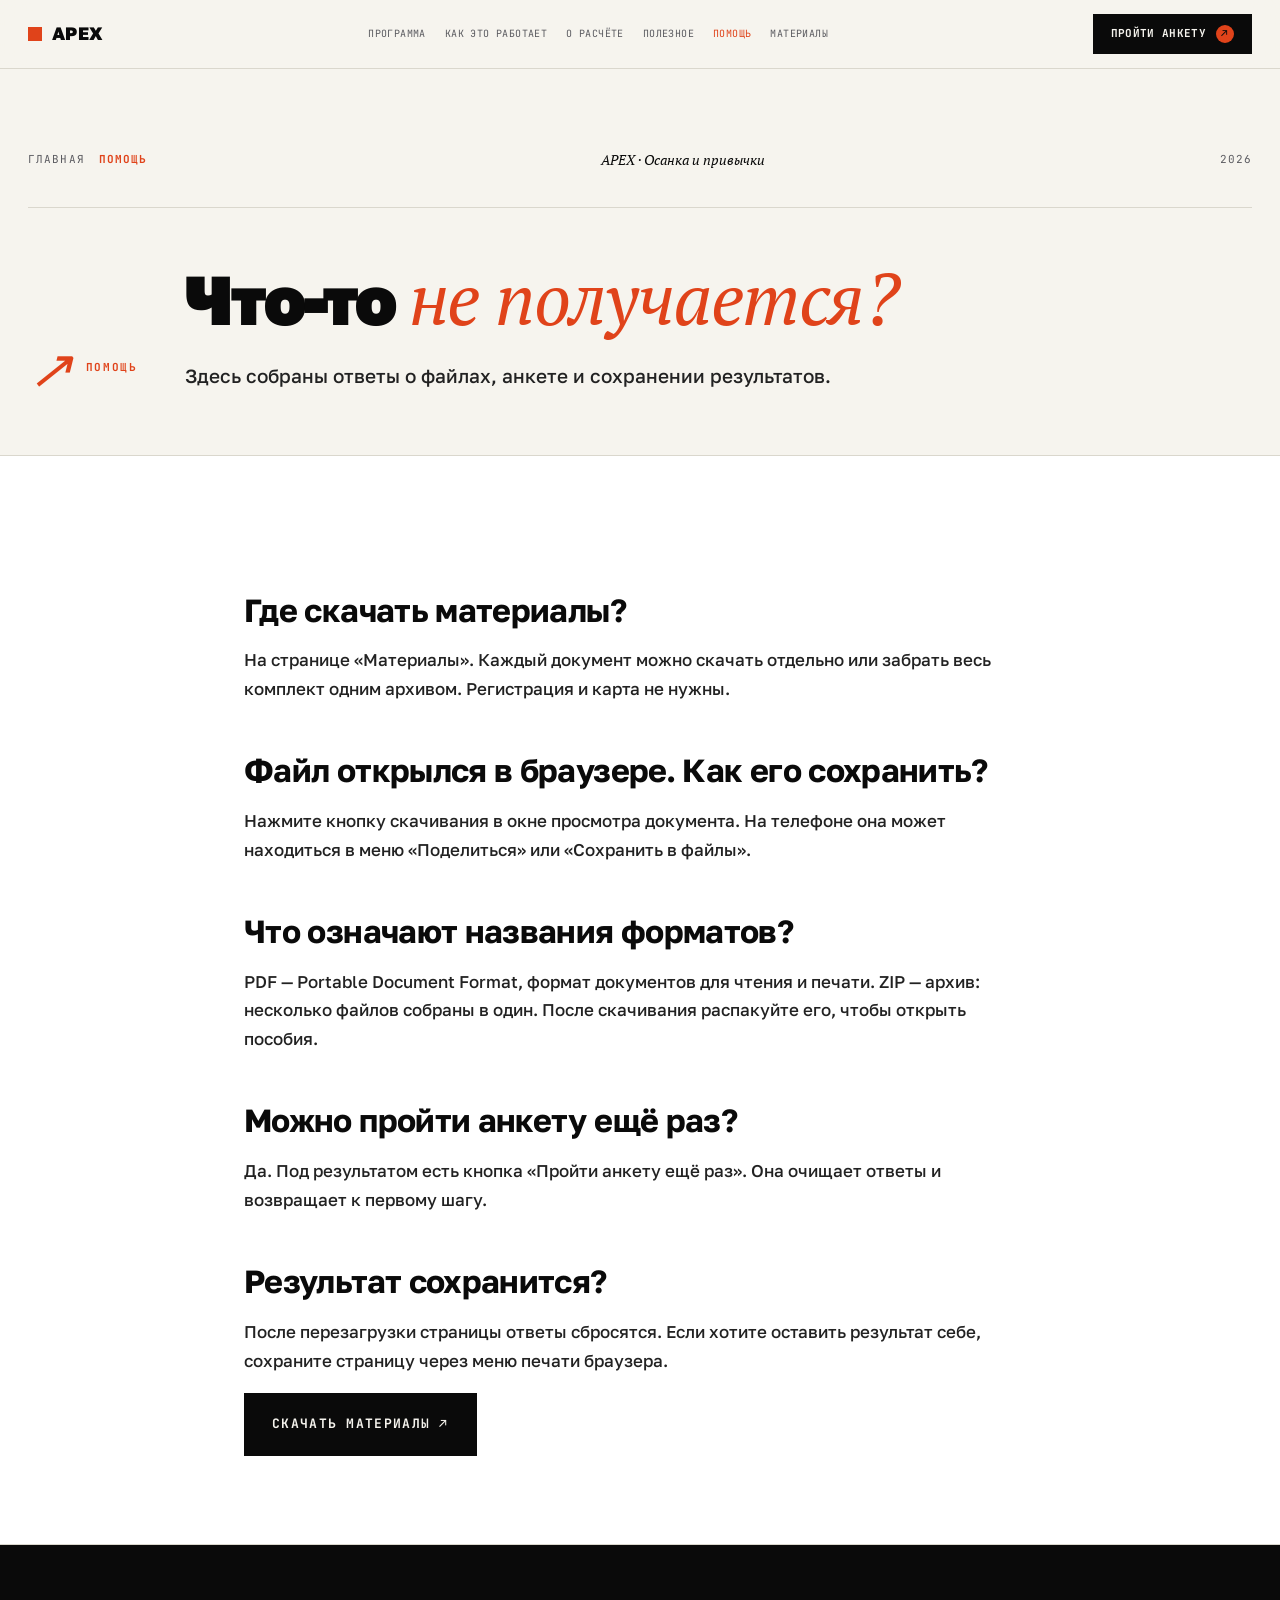
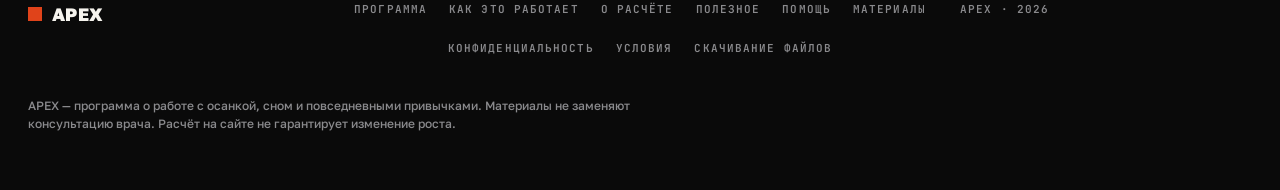
<file: Contact.html>
<!DOCTYPE html><html lang="ru"><head><meta charset="UTF-8"><meta name="viewport" content="width=device-width, initial-scale=1.0"><title>Помощь — APEX</title><meta name="description" content="Здесь собраны ответы о файлах, анкете и сохранении результатов."><link rel="icon" href="assets/favicon.svg" type="image/svg+xml"><link rel="preconnect" href="https://fonts.googleapis.com"><link rel="preconnect" href="https://fonts.gstatic.com" crossorigin><link rel="stylesheet" href="https://fonts.googleapis.com/css2?family=Golos+Text:wght@400;500;600;700;800;900&family=PT+Serif:ital@0;1&family=JetBrains+Mono:wght@400;500;700&display=swap"><link rel="stylesheet" href="subpage.css"><link rel="stylesheet" href="russian.css"></head><body><nav class="nav"><div class="nav-i"><a class="brand" href="index.html"><span class="sq"></span>APEX</a><div class="nav-ul"><a href="Protocol.html">Программа</a><a href="Science.html">Как это работает</a><a href="Research.html">О расчёте</a><a href="Press.html">Полезное</a><a href="Contact.html" aria-current="page" class="cur">Помощь</a><a href="Payment.html">Материалы</a></div><a class="nav-cta" href="Height Assessment.html">Пройти анкету <span class="arr">↗</span></a></div></nav><main><section class="page-head"><div class="wrap"><div class="page-meta"><div class="crumbs"><a href="index.html">Главная</a><span class="stamp">Помощь</span></div><div class="ver">APEX · Осанка и привычки</div><div>2026</div></div><div class="page-grid"><div class="page-kick"><span class="idx">↗</span>Помощь</div><div><h1 class="page-h1">Что-то <span class="serif">не получается?</span></h1><p class="page-lede">Здесь собраны ответы о файлах, анкете и сохранении результатов.</p></div></div></div></section><section class="sec paper"><div class="wrap"><div class="prose"><h3>Где скачать материалы?</h3><p>На странице «Материалы». Каждый документ можно скачать отдельно или забрать весь комплект одним архивом. Регистрация и карта не нужны.</p><h3>Файл открылся в браузере. Как его сохранить?</h3><p>Нажмите кнопку скачивания в окне просмотра документа. На телефоне она может находиться в меню «Поделиться» или «Сохранить в файлы».</p><h3>Что означают названия форматов?</h3><p><abbr title="Portable Document Format — формат документов для чтения и печати">PDF</abbr> — Portable Document Format, формат документов для чтения и печати. <abbr title="ZIP — формат архива, который объединяет несколько файлов">ZIP</abbr> — архив: несколько файлов собраны в один. После скачивания распакуйте его, чтобы открыть пособия.</p><h3>Можно пройти анкету ещё раз?</h3><p>Да. Под результатом есть кнопка «Пройти анкету ещё раз». Она очищает ответы и возвращает к первому шагу.</p><h3>Результат сохранится?</h3><p>После перезагрузки страницы ответы сбросятся. Если хотите оставить результат себе, сохраните страницу через меню печати браузера.</p><a class="btn-primary" href="Payment.html" target="_blank" rel="noopener">Скачать материалы ↗</a></div></div></section></main><footer class="footer"><div class="wrap"><div class="footer-i"><a class="brand" href="index.html"><span class="sq"></span>APEX</a><div class="footer-links"><a href="Protocol.html">Программа</a><a href="Science.html">Как это работает</a><a href="Research.html">О расчёте</a><a href="Press.html">Полезное</a><a href="Contact.html">Помощь</a><a href="Payment.html">Материалы</a><a href="Privacy.html">Конфиденциальность</a><a href="Terms.html">Условия</a><a href="Refunds.html">Скачивание файлов</a></div><div>APEX · 2026</div></div><p class="footer-legal">APEX — программа о работе с осанкой, сном и повседневными привычками. Материалы не заменяют консультацию врача. Расчёт на сайте не гарантирует изменение роста.</p></div></footer></body></html>
</file>
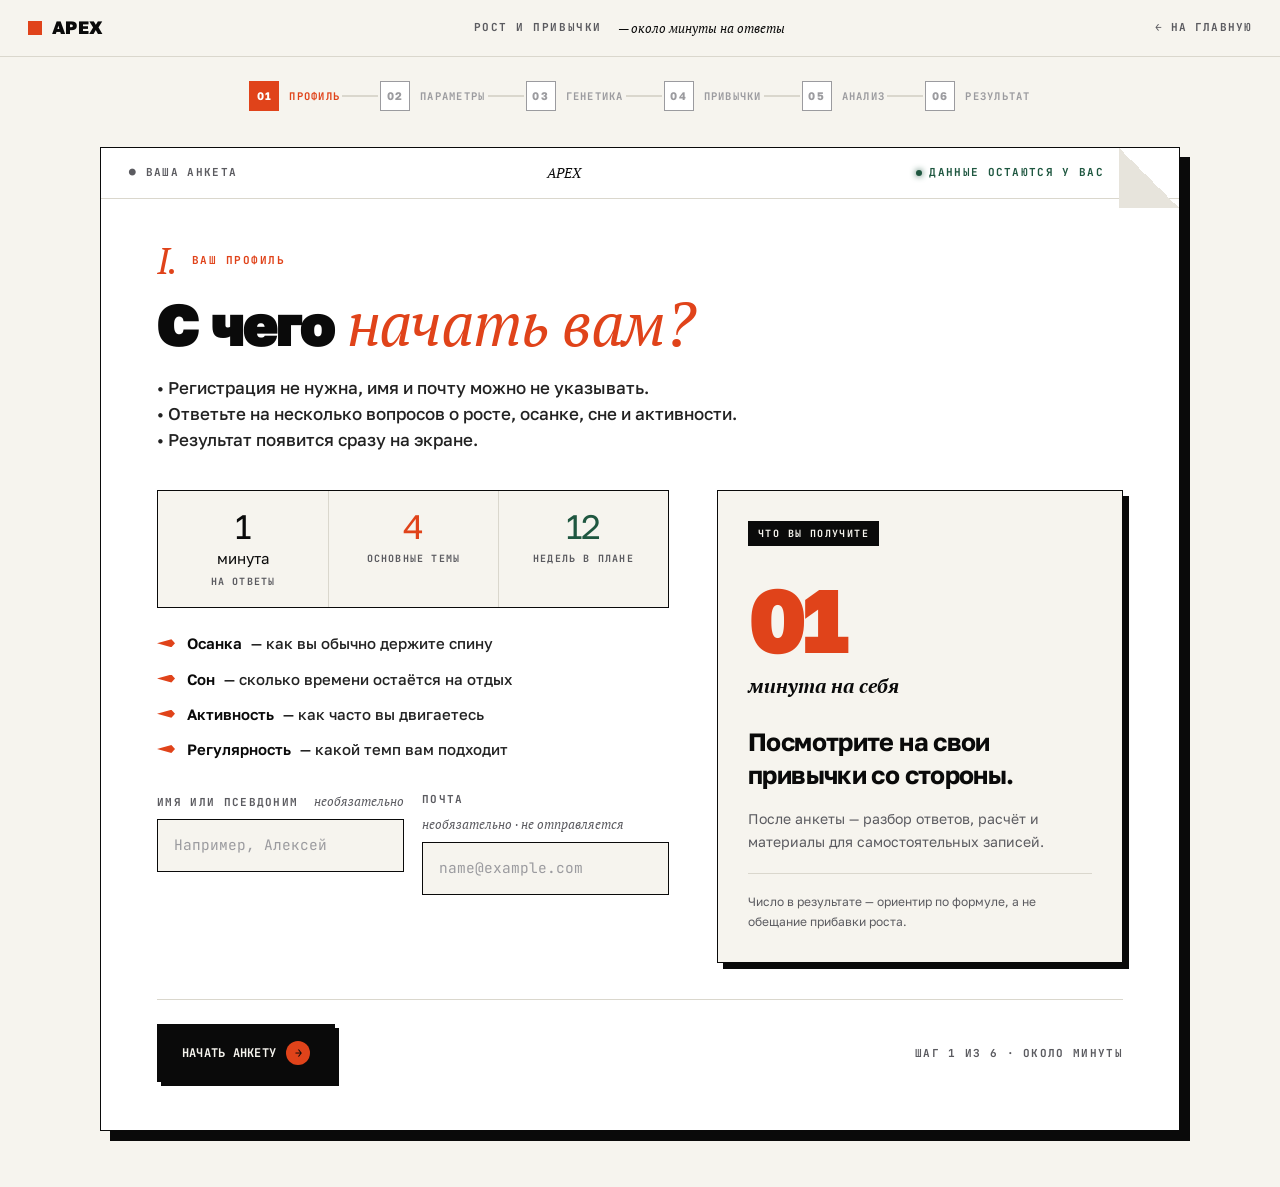
<file: Height Assessment.html>
<!DOCTYPE html>
<html lang="ru">
<head>
<meta charset="UTF-8">
<meta name="viewport" content="width=device-width, initial-scale=1.0">
<title>APEX — анкета о росте и привычках</title>
<link rel="icon" href="assets/favicon.svg" type="image/svg+xml">
<link rel="preconnect" href="https://fonts.googleapis.com">
<link rel="preconnect" href="https://fonts.gstatic.com" crossorigin>
<link rel="stylesheet" href="https://fonts.googleapis.com/css2?family=Golos+Text:wght@400;500;600;700;800;900&family=PT+Serif:ital@0;1&family=JetBrains+Mono:wght@400;500;700&display=swap">
<style>
:root{
  --bg:#f6f4ee; --paper:#fff; --ink:#0a0a0a; --ink-2:#222; --mid:#5b5b60; --dim:#9b9b9f;
  --line:#dad7cd; --line-2:#e7e4dc;
  --hot:#e0431a; --hot-dim:#fde9e1;
  --green:#1f5740; --green-dim:#e8f0ec;
  --yellow:#ffe14a;
  --display:'Golos Text',sans-serif;
  --serif:'PT Serif',serif;
  --sans:'Golos Text',sans-serif;
  --mono:'JetBrains Mono',monospace;
}
*,*::before,*::after{margin:0;padding:0;box-sizing:border-box}
html,body{background:var(--bg);color:var(--ink);font-family:var(--sans);font-size:15px;line-height:1.55;-webkit-font-smoothing:antialiased;min-height:100vh}
a{color:inherit;text-decoration:none}
button{font:inherit;cursor:pointer;border:none;background:none;color:inherit}
input,select{font:inherit;color:inherit;background:none;border:none;outline:none}
img,svg{display:block;max-width:100%}
::selection{background:var(--ink);color:var(--yellow)}

.shell{display:flex;flex-direction:column;min-height:100vh}

/* ============ NAV ============ */
.nav{background:var(--bg);border-bottom:1px solid var(--line);position:sticky;top:0;z-index:50;backdrop-filter:blur(10px)}
.nav-i{max-width:1280px;margin:0 auto;padding:14px 28px;display:grid;grid-template-columns:auto 1fr auto;gap:24px;align-items:center}
.brand{display:flex;align-items:center;gap:10px;font-family:var(--display);font-size:18px;letter-spacing:.02em;color:var(--ink)}
.brand .sq{width:14px;height:14px;background:var(--hot)}
.nav-mid{justify-self:center;font-family:var(--mono);font-size:11px;font-weight:700;letter-spacing:.14em;text-transform:uppercase;color:var(--mid);display:flex;gap:10px;align-items:center}
.nav-mid .dot{width:7px;height:7px;border-radius:50%;background:var(--green);box-shadow:0 0 8px rgba(31,87,64,.4);animation:blink 2s infinite}
@keyframes blink{50%{opacity:.4}}
.nav-mid .serif{font-family:var(--serif);font-style:italic;font-weight:400;font-size:13px;color:var(--ink);text-transform:none;letter-spacing:0;margin-left:6px}
.nav-back{display:inline-flex;gap:8px;align-items:center;font-family:var(--mono);font-size:11px;font-weight:700;letter-spacing:.1em;text-transform:uppercase;color:var(--mid);transition:color .15s}
.nav-back:hover{color:var(--hot)}

/* ============ STEPPER ============ */
.stepper{
  max-width:1280px;margin:0 auto;width:100%;padding:24px 28px 0;
  display:flex;align-items:center;justify-content:center;gap:0;flex-wrap:wrap;
}
.st{display:flex;align-items:center;gap:0;font-family:var(--mono);font-size:10.5px;font-weight:700;letter-spacing:.12em;text-transform:uppercase;color:var(--dim)}
.st.active{color:var(--hot)}
.st.done{color:var(--green)}
.st .n{
  width:30px;height:30px;display:flex;align-items:center;justify-content:center;
  border:1.5px solid currentColor;font-family:var(--display);font-size:11px;
  position:relative;background:var(--paper);
}
.st.active .n{background:var(--hot);color:var(--paper);border-color:var(--hot)}
.st.done .n{background:var(--green);color:var(--paper);border-color:var(--green)}
.st.done .n::after{content:'✓';position:absolute;inset:0;display:flex;align-items:center;justify-content:center;font-family:var(--sans);font-size:13px}
.st.done .n span{display:none}
.st .lbl{margin-left:10px}
.st-conn{width:36px;height:1.5px;background:var(--line);margin:0 2px}
.st-conn.done{background:var(--green)}
@media(max-width:780px){
  .st .lbl{display:none}
  .st-conn{width:14px}
}

/* ============ STAGE ============ */
.stage{flex:1;display:flex;align-items:flex-start;justify-content:center;padding:36px 28px 56px}
.card{
  width:100%;max-width:1080px;background:var(--paper);border:1px solid var(--ink);
  box-shadow:10px 10px 0 var(--ink);position:relative;
}
.card::before{
  content:'';position:absolute;top:0;right:0;width:60px;height:60px;
  background:linear-gradient(225deg,transparent 50%,var(--line-2) 50%);pointer-events:none;
}
.card-head{
  display:flex;justify-content:space-between;align-items:center;
  padding:14px 28px;border-bottom:1px solid var(--line);
  font-family:var(--mono);font-size:11px;font-weight:700;letter-spacing:.12em;color:var(--mid);text-transform:uppercase;
}
.card-head .file{font-family:var(--serif);font-style:italic;font-weight:400;font-size:14px;color:var(--ink);letter-spacing:0;text-transform:none}
.card-head .session{color:var(--green);display:flex;gap:7px;align-items:center}
.card-head .session::before{content:'';width:6px;height:6px;border-radius:50%;background:var(--green);box-shadow:0 0 6px var(--green);animation:blink 1.4s infinite}

.body{padding:48px 56px}
@media(max-width:780px){.body{padding:32px 24px}}

.step{display:none;animation:in .4s cubic-bezier(.22,.9,.28,1.15) both}
.step.live{display:block}
@keyframes in{from{opacity:0;transform:translateY(14px)}to{opacity:1;transform:none}}

.kicker{
  font-family:var(--mono);font-size:11px;font-weight:700;letter-spacing:.14em;color:var(--hot);text-transform:uppercase;
  display:flex;gap:14px;align-items:center;margin-bottom:14px;
}
.kicker .idx{font-family:var(--serif);font-style:italic;font-weight:400;font-size:36px;color:var(--hot);letter-spacing:-.02em;line-height:.8}
.head{
  font-family:var(--display);font-weight:900;
  font-size:clamp(40px,5.5vw,72px);line-height:.92;letter-spacing:-.035em;text-wrap:balance;
}
.head .serif{font-family:var(--serif);font-style:italic;font-weight:400;color:var(--hot);font-size:1.06em;letter-spacing:-.02em}
.head .ul{background:linear-gradient(transparent 65%,var(--yellow) 65%,var(--yellow) 92%,transparent 92%)}
.lede{font-size:17px;color:var(--ink-2);max-width:64ch;margin-top:18px;font-weight:500;line-height:1.55}
.lede strong{background:var(--yellow);padding:1px 4px;font-weight:600}

/* ============ STEP 1 LAYOUT ============ */
.intro-grid{display:grid;grid-template-columns:1.1fr 1fr;gap:48px;align-items:start;margin-top:36px}
@media(max-width:900px){.intro-grid{grid-template-columns:1fr;gap:32px}}

.strip{display:grid;grid-template-columns:repeat(3,1fr);gap:0;border:1px solid var(--ink);background:var(--bg)}
.strip-c{padding:18px 14px;border-left:1px solid var(--line);text-align:center}
.strip-c:first-child{border-left:0}
.strip-c .n{font-family:var(--display);font-size:34px;line-height:1;letter-spacing:-.025em;color:var(--ink)}
.strip-c .n.ac{color:var(--hot)}
.strip-c .n.gr{color:var(--green)}
.strip-c .l{font-family:var(--mono);font-size:10px;font-weight:700;letter-spacing:.12em;color:var(--mid);text-transform:uppercase;margin-top:8px}

.bullets{list-style:none;margin-top:24px;display:flex;flex-direction:column;gap:12px}
.bullets li{
  font-size:15px;color:var(--ink-2);padding-left:30px;position:relative;line-height:1.55;font-weight:500;
}
.bullets li::before{
  content:'';position:absolute;left:0;top:7px;width:18px;height:8px;
  background:var(--hot);clip-path:polygon(0 50%,80% 0,100% 50%,80% 100%);
}
.bullets li b{font-weight:600;color:var(--ink)}

/* Intro figure */
.intro-fig{
  background:var(--paper);border:1px solid var(--ink);box-shadow:6px 6px 0 var(--ink);
  position:relative;overflow:hidden;aspect-ratio:5/6;
}
.intro-fig-tag{
  position:absolute;top:14px;left:14px;background:var(--ink);color:var(--bg);
  padding:5px 10px;font-family:var(--mono);font-size:10px;font-weight:700;letter-spacing:.14em;
}
.intro-fig-tag.r{background:var(--hot);color:var(--paper)}
.intro-fig-svg{position:absolute;inset:0;width:100%;height:100%}

/* ============ FORMS ============ */
.fields{display:grid;grid-template-columns:1fr 1fr;gap:18px;margin-top:28px}
.fields.one{grid-template-columns:1fr}
@media(max-width:640px){.fields{grid-template-columns:1fr}}
.field{display:flex;flex-direction:column;gap:8px}
.field .lbl{
  font-family:var(--mono);font-size:11px;font-weight:700;letter-spacing:.12em;color:var(--mid);text-transform:uppercase;
  display:flex;justify-content:space-between;align-items:baseline;
}
.field .lbl .pid{color:var(--hot)}
.field .lbl .opt{font-family:var(--serif);font-style:italic;font-weight:400;font-size:13px;color:var(--mid);text-transform:none;letter-spacing:0}
.input,.select{
  padding:14px 16px;background:var(--bg);border:1px solid var(--ink);
  font-family:var(--mono);font-size:14.5px;color:var(--ink);font-weight:500;
  transition:background .15s,box-shadow .15s,border-color .15s;
}
.input:focus,.select:focus{background:var(--paper);box-shadow:4px 4px 0 var(--hot);transform:translate(-2px,-2px)}
.input::placeholder{color:var(--dim);font-weight:400}
.select{cursor:pointer;appearance:none;-webkit-appearance:none;background-image:linear-gradient(45deg,transparent 50%,var(--ink) 50%),linear-gradient(-45deg,transparent 50%,var(--ink) 50%);background-position:calc(100% - 18px) 50%,calc(100% - 13px) 50%;background-size:5px 5px;background-repeat:no-repeat}
.select option{background:var(--paper);color:var(--ink)}

/* Tiles */
.tiles{display:grid;gap:10px;margin-top:14px}
.tiles.c2{grid-template-columns:1fr 1fr}
.tiles.c3{grid-template-columns:repeat(3,1fr)}
.tiles.c4{grid-template-columns:repeat(4,1fr)}
@media(max-width:640px){.tiles.c3,.tiles.c4{grid-template-columns:1fr 1fr}}
.tile{
  padding:16px;background:var(--bg);border:1px solid var(--ink);
  text-align:left;cursor:pointer;display:flex;flex-direction:column;gap:6px;min-height:84px;
  transition:transform .15s,box-shadow .15s,background .15s;
}
.tile:hover{transform:translate(-2px,-2px);box-shadow:4px 4px 0 var(--ink);background:var(--paper)}
.tile.on{
  background:var(--hot);color:var(--paper);
  transform:translate(-2px,-2px);box-shadow:4px 4px 0 var(--ink);
}
.tile.on .tile-k,.tile.on .tile-s{color:var(--paper)}
.tile-k{font-family:var(--display);font-size:18px;letter-spacing:-.015em;color:var(--ink);line-height:1.1}
.tile-s{font-size:13px;color:var(--mid);line-height:1.45;font-weight:500}
.tile.on .tile-s{color:rgba(255,255,255,.85)}

/* Slider */
.slider-wrap{margin-top:24px}
.slider-row{display:flex;justify-content:space-between;align-items:baseline;margin-bottom:14px}
.slider-name{font-family:var(--mono);font-size:11px;font-weight:700;letter-spacing:.12em;color:var(--mid);text-transform:uppercase}
.slider-val{font-family:var(--display);font-size:32px;letter-spacing:-.02em;color:var(--hot);line-height:1}
.slider-val .serif{font-family:var(--serif);font-style:italic;font-weight:400;font-size:.7em;color:var(--mid);margin-left:6px;letter-spacing:0}
.slider{-webkit-appearance:none;appearance:none;width:100%;height:6px;background:linear-gradient(90deg,#dad7cd 0%,var(--hot) 50%,var(--green) 100%);outline:none;border:1px solid var(--ink)}
.slider::-webkit-slider-thumb{-webkit-appearance:none;width:24px;height:24px;background:var(--ink);border:1px solid var(--ink);cursor:pointer;box-shadow:3px 3px 0 var(--hot)}
.slider::-moz-range-thumb{width:24px;height:24px;background:var(--ink);border:1px solid var(--ink);cursor:pointer;box-shadow:3px 3px 0 var(--hot)}
.slider-scale{display:flex;justify-content:space-between;margin-top:10px;font-family:var(--mono);font-size:10px;font-weight:700;letter-spacing:.12em;color:var(--mid);text-transform:uppercase}
.slider-hint{margin-top:10px;font-family:var(--serif);font-style:italic;font-size:14px;color:var(--mid)}

/* Live proj */
.lp{
  margin-top:28px;background:var(--ink);color:var(--paper);
  padding:18px 22px;display:grid;grid-template-columns:auto 1fr auto;gap:18px;align-items:center;
}
.lp .lbl{font-family:var(--mono);font-size:11px;font-weight:700;letter-spacing:.12em;color:var(--yellow);text-transform:uppercase}
.lp .bar{height:6px;background:#2a2a2c;position:relative;overflow:hidden}
.lp .bar i{position:absolute;inset:0 100% 0 0;background:linear-gradient(90deg,var(--hot),var(--yellow));transition:right .5s cubic-bezier(.22,.9,.28,1);box-shadow:0 0 12px rgba(224,67,26,.5)}
.lp .val{font-family:var(--display);font-size:36px;line-height:1;letter-spacing:-.025em;color:var(--hot)}

/* Nav */
.nav-row{margin-top:36px;display:flex;gap:14px;align-items:center;flex-wrap:wrap;padding-top:24px;border-top:1px solid var(--line)}
.btn{
  padding:16px 24px;font-family:var(--mono);font-size:12px;font-weight:700;letter-spacing:.1em;text-transform:uppercase;
  border:1px solid var(--ink);box-shadow:4px 4px 0 var(--ink);
  transition:transform .15s,box-shadow .15s,background .15s;cursor:pointer;
  display:inline-flex;align-items:center;gap:10px;
}
.btn:hover{transform:translate(-2px,-2px);box-shadow:6px 6px 0 var(--ink)}
.btn:active{transform:translate(2px,2px);box-shadow:0 0 0 var(--ink)}
.btn.primary{background:var(--ink);color:var(--bg)}
.btn.primary:hover{background:var(--hot)}
.btn.primary .arr{width:24px;height:24px;background:var(--hot);color:var(--ink);border-radius:50%;display:inline-flex;align-items:center;justify-content:center;font-weight:900;font-size:12px;transition:background .15s,color .15s}
.btn.primary:hover .arr{background:var(--bg);color:var(--hot)}
.btn.go{background:var(--green);color:var(--paper)}
.btn.go:hover{background:#2c7556}
.btn.ghost{background:var(--paper);color:var(--ink-2)}
.btn.ghost:hover{color:var(--hot);border-color:var(--hot);box-shadow:6px 6px 0 var(--hot)}
.nav-meta{margin-left:auto;font-family:var(--mono);font-size:11px;font-weight:700;letter-spacing:.12em;color:var(--mid);text-transform:uppercase}

/* ============ ANALYSIS ============ */
.prog-wrap{margin-top:32px}
.prog-row{display:flex;justify-content:space-between;align-items:baseline;margin-bottom:12px}
.prog-label{font-family:var(--mono);font-size:11.5px;font-weight:700;letter-spacing:.12em;color:var(--hot);text-transform:uppercase}
.prog-pct{font-family:var(--display);font-size:38px;line-height:1;letter-spacing:-.025em;color:var(--ink)}
.prog-bar{height:8px;background:var(--bg);border:1px solid var(--ink);overflow:hidden;position:relative}
.prog-fill{position:absolute;inset:0 100% 0 0;background:linear-gradient(90deg,var(--hot),var(--green));transition:right .3s linear}

.term{
  margin-top:24px;background:var(--ink);color:var(--bg);
  padding:18px 22px;font-family:var(--mono);font-size:12.5px;line-height:1.85;
  height:260px;overflow:hidden;position:relative;
}
.term::before{content:'';position:absolute;top:0;left:0;right:0;height:3px;background:var(--hot)}
.term::after{content:'';position:absolute;bottom:0;left:0;right:0;height:60px;background:linear-gradient(180deg,transparent,var(--ink))}
.tline{display:flex;gap:12px;opacity:0;animation:tin .25s ease forwards;align-items:baseline}
.tline .t{color:#8a8a8d;flex-shrink:0}
.tline .a{color:var(--hot);flex-shrink:0;font-weight:700}
.tline.ok .a{color:var(--yellow)}
.tline .m{color:var(--bg);font-weight:500}
.tline.ok .m{color:var(--yellow);font-weight:600}
@keyframes tin{from{opacity:0;transform:translateX(-10px)}to{opacity:1;transform:none}}

/* ============ RESULT ============ */
.result-head{
  margin-top:8px;padding:32px 36px;background:var(--paper);
  border:1px solid var(--ink);border-left:5px solid var(--hot);
  text-align:center;position:relative;
}
.result-head::before{
  content:'ВАШ РЕЗУЛЬТАТ';position:absolute;top:-12px;left:24px;
  background:var(--hot);color:var(--paper);padding:4px 10px;border:1px solid var(--ink);
  font-family:var(--mono);font-size:10px;font-weight:700;letter-spacing:.14em;
}
.result-stamp{display:inline-flex;gap:10px;align-items:baseline;font-family:var(--mono);font-size:11px;font-weight:700;letter-spacing:.14em;color:var(--mid);text-transform:uppercase;margin-bottom:14px}
.result-stamp::before{content:'✓';color:var(--green);font-family:var(--sans);font-size:14px}
.result-stamp .id{color:var(--ink)}
.result-title{
  font-family:var(--display);font-weight:900;font-size:clamp(36px,5vw,60px);line-height:.95;letter-spacing:-.03em;text-wrap:balance;
}
.result-title .serif{font-family:var(--serif);font-style:italic;font-weight:400;color:var(--hot);font-size:1.06em;letter-spacing:-.02em}
.result-sub{margin-top:14px;font-family:var(--mono);font-size:12px;font-weight:700;letter-spacing:.1em;color:var(--mid);text-transform:uppercase}
.result-sub .conf{color:var(--green)}

.result-grid{display:grid;grid-template-columns:1fr 1.2fr;gap:24px;margin-top:28px}
@media(max-width:900px){.result-grid{grid-template-columns:1fr}}

.bars{background:var(--paper);border:1px solid var(--ink);padding:26px 28px}
.bars-head{display:flex;justify-content:space-between;align-items:baseline;margin-bottom:22px}
.bars-tag{font-family:var(--mono);font-size:11px;font-weight:700;letter-spacing:.12em;color:var(--mid);text-transform:uppercase}
.bars-delta{font-family:var(--display);font-size:48px;line-height:1;letter-spacing:-.03em;color:var(--hot)}
.bars-body{display:flex;gap:36px;align-items:flex-end;justify-content:center;height:240px}
.bar-col{display:flex;flex-direction:column;align-items:center;gap:10px;flex:1;max-width:120px;height:100%;justify-content:flex-end}
.bar-num{font-family:var(--display);font-size:18px;letter-spacing:-.015em;line-height:1.1;text-align:center}
.bar-num.g{color:var(--hot)}
.bar-num .small{display:block;font-family:var(--serif);font-style:italic;font-weight:400;font-size:14px;color:var(--mid);margin-top:4px;letter-spacing:0}
.bar{width:74px;min-height:30px;border:1px solid var(--ink);transition:height 1s cubic-bezier(.22,.9,.28,1.1);position:relative;overflow:hidden}
.bar.cur{background:repeating-linear-gradient(45deg,var(--line-2) 0 6px,var(--bg) 6px 7px)}
.bar.proj{background:linear-gradient(180deg,var(--hot) 0%,#ffb89e 100%);box-shadow:3px 3px 0 var(--ink)}
.bar.proj::after{content:'';position:absolute;inset:0;background:linear-gradient(180deg,transparent,rgba(255,255,255,.25),transparent);animation:shine 3s ease-in-out infinite}
@keyframes shine{0%,100%{transform:translateY(110%)}50%{transform:translateY(-110%)}}
.bar-lbl{font-family:var(--mono);font-size:10px;font-weight:700;letter-spacing:.12em;color:var(--mid);text-transform:uppercase}

.chart{background:var(--paper);border:1px solid var(--ink);padding:24px}
.chart-head{display:flex;justify-content:space-between;align-items:baseline;margin-bottom:16px}
.chart-title{font-family:var(--display);font-size:20px;letter-spacing:-.015em;line-height:1.1}
.chart-title .serif{font-family:var(--serif);font-style:italic;font-weight:400;color:var(--hot);font-size:1.1em}
.chart-legend{display:flex;gap:14px;font-family:var(--mono);font-size:10px;font-weight:700;letter-spacing:.1em;color:var(--mid);text-transform:uppercase}
.chart-legend span{display:flex;align-items:center;gap:6px}
.chart-legend i{width:14px;height:2px;background:var(--ink)}
.chart-legend .g i{background:var(--hot)}
.chart-svg{width:100%;height:220px;display:block}
.chart-phases{display:flex;justify-content:space-between;margin-top:10px;font-family:var(--mono);font-size:10px;font-weight:700;letter-spacing:.1em;color:var(--mid);text-transform:uppercase}

/* Readout */
.readout{display:grid;grid-template-columns:repeat(4,1fr);gap:0;border:1px solid var(--ink);background:var(--bg);margin-top:24px}
@media(max-width:640px){.readout{grid-template-columns:repeat(2,1fr)}}
.ro{padding:18px 16px;text-align:center;border-left:1px solid var(--line)}
.ro:first-child{border-left:0}
@media(max-width:640px){.ro:nth-child(3){border-left:0}.ro:nth-child(odd){border-left:0}.ro:nth-child(3),.ro:nth-child(4){border-top:1px solid var(--line)}}
.ro .l{font-family:var(--mono);font-size:10px;font-weight:700;letter-spacing:.12em;color:var(--mid);text-transform:uppercase;margin-bottom:8px}
.ro .v{font-family:var(--display);font-size:26px;letter-spacing:-.02em;line-height:1;color:var(--ink)}
.ro .v.hot{color:var(--hot)}
.ro .v.gr{color:var(--green)}

/* Breakdown */
.bd{background:var(--paper);border:1px solid var(--ink);padding:24px 28px;margin-top:24px}
.bd-title{font-family:var(--display);font-size:22px;letter-spacing:-.015em;margin-bottom:18px;display:flex;justify-content:space-between;align-items:baseline}
.bd-title small{font-family:var(--mono);font-weight:500;font-size:11px;letter-spacing:.12em;color:var(--mid);text-transform:uppercase}
.bd-row{display:grid;grid-template-columns:1fr 120px 80px;gap:14px;padding:12px 0;border-bottom:1px dashed var(--line);align-items:center;font-size:14.5px}
.bd-row:last-child{border-bottom:0}
.bd-name{color:var(--ink-2);font-weight:500}
.bd-meter{height:6px;background:var(--bg);border:1px solid var(--ink);position:relative;overflow:hidden}
.bd-meter-fill{position:absolute;inset:0 100% 0 0;background:var(--hot);transition:right .8s ease}
.bd-meter-fill.g{background:var(--green)}
.bd-meter-fill.a{background:var(--yellow)}
.bd-pts{font-family:var(--display);font-size:18px;letter-spacing:-.015em;text-align:right;color:var(--hot)}
.bd-row.total{border-top:2px solid var(--ink);border-bottom:0;margin-top:8px;padding-top:14px}
.bd-row.total .bd-name{color:var(--ink);font-weight:700;font-family:var(--display);font-size:14px;letter-spacing:.02em}

/* CTA box */
.cta-box{
  margin-top:28px;background:var(--ink);color:var(--bg);
  padding:32px 36px;display:grid;grid-template-columns:1fr auto;gap:24px;align-items:center;
  border:1px solid var(--ink);position:relative;
}
@media(max-width:780px){.cta-box{grid-template-columns:1fr;text-align:center}}
.cta-box::before{
  content:'МАТЕРИАЛЫ ПРОГРАММЫ';position:absolute;top:-12px;left:24px;
  background:var(--hot);color:var(--paper);padding:4px 12px;
  font-family:var(--mono);font-size:11px;font-weight:700;letter-spacing:.14em;
}
.cta-title{font-family:var(--display);font-size:28px;line-height:1.1;letter-spacing:-.02em;margin-bottom:8px}
.cta-title .serif{font-family:var(--serif);font-style:italic;font-weight:400;color:var(--hot);font-size:1.1em}
.cta-sub{font-size:14.5px;color:#c8c8c8;line-height:1.55}
.cta-sub s{color:#7a7a7d}
.cta-sub b{background:var(--yellow);color:var(--ink);padding:0 4px;font-weight:600}
.cta-btn{
  padding:20px 28px;background:var(--hot);color:var(--ink);
  font-family:var(--mono);font-size:13px;font-weight:700;letter-spacing:.14em;text-transform:uppercase;
  border:1px solid var(--paper);box-shadow:4px 4px 0 var(--paper);
  display:flex;flex-direction:column;gap:4px;align-items:center;
  transition:transform .15s,box-shadow .15s,background .15s;cursor:pointer;
}
.cta-btn:hover{transform:translate(-2px,-2px);box-shadow:6px 6px 0 var(--paper);background:var(--yellow)}
.cta-btn small{font-family:var(--serif);font-style:italic;font-weight:400;font-size:13px;letter-spacing:0;text-transform:none;color:var(--ink)}

.retake{display:block;text-align:center;margin-top:22px;font-family:var(--mono);font-size:11.5px;font-weight:700;letter-spacing:.12em;color:var(--mid);text-transform:uppercase;cursor:pointer;transition:color .15s}
.retake:hover{color:var(--hot)}
.disclaimer{margin-top:18px;font-family:var(--serif);font-style:italic;font-size:13px;color:var(--mid);line-height:1.6;text-align:center;max-width:60ch;margin-left:auto;margin-right:auto}

/* Field error */
.input.err,.select.err{box-shadow:4px 4px 0 var(--hot);background:var(--hot-dim)}
.tile-group.err{outline:2px dashed var(--hot);outline-offset:6px}

/* ============ MOBILE (≤640px) ============ */
@media(max-width:640px){
  .nav-i{padding:11px 16px;gap:8px;grid-template-columns:auto 1fr auto}
  .nav-mid{display:none}
  .brand{font-size:16px}
  .nav-back{font-size:10px;letter-spacing:.08em}

  .stepper{padding:18px 12px 0;gap:0;justify-content:flex-start;overflow-x:auto;-webkit-overflow-scrolling:touch}
  .stepper::-webkit-scrollbar{display:none}
  .st{flex-shrink:0}
  .st .n{width:26px;height:26px;font-size:10px}
  .st-conn{width:14px;margin:0 2px}

  .stage{padding:20px 14px 36px;align-items:flex-start}
  .card{box-shadow:5px 5px 0 var(--ink)}
  .card::before{width:36px;height:36px}
  .card-head{padding:11px 14px;font-size:10px;letter-spacing:.08em;gap:8px;flex-wrap:wrap}
  .card-head .file{font-size:12px}
  .card-head .session{font-size:10px}

  .body{padding:24px 18px}

  .kicker{font-size:10px;letter-spacing:.1em;gap:10px}
  .kicker .idx{font-size:30px}
  .head{font-size:36px;line-height:.96;letter-spacing:-.03em;overflow-wrap:break-word}
  .head .serif{font-size:1em}
  .lede{font-size:15px;line-height:1.55;margin-top:14px}

  .intro-grid{gap:24px;margin-top:24px}
  .strip-c{padding:14px 8px}
  .strip-c .n{font-size:24px}
  .strip-c .l{font-size:9px;letter-spacing:.08em;margin-top:6px}
  .bullets li{font-size:14px;padding-left:24px}
  .bullets li::before{top:7px;width:16px;height:7px}

  .intro-fig{aspect-ratio:5/6}
  .intro-fig-tag{font-size:9px;padding:4px 8px;top:10px;left:10px;letter-spacing:.1em}

  .fields,.fields.one{grid-template-columns:1fr;gap:12px;margin-top:20px}
  .field .lbl{font-size:10px;letter-spacing:.1em}
  .input,.select{padding:12px 14px;font-size:14px}

  .tiles{margin-top:10px}
  .tiles.c3,.tiles.c4{grid-template-columns:1fr 1fr}
  .tile{padding:13px;min-height:74px;gap:4px}
  .tile-k{font-size:16px}
  .tile-s{font-size:12px;line-height:1.4}

  .slider-wrap{margin-top:20px}
  .slider-name{font-size:10px;letter-spacing:.1em}
  .slider-val{font-size:26px}
  .slider-val .serif{font-size:.65em}
  .slider-scale{font-size:9px;letter-spacing:.08em}
  .slider-hint{font-size:13px}

  .lp{padding:14px 16px;gap:12px;grid-template-columns:1fr;justify-items:start}
  .lp .bar{width:100%;height:5px}
  .lp .val{font-size:30px}
  .lp .lbl{font-size:10px;letter-spacing:.1em}

  .nav-row{margin-top:24px;padding-top:18px;flex-wrap:wrap}
  .btn{padding:13px 18px;font-size:11px;letter-spacing:.08em;flex:1;min-width:0;justify-content:center;gap:8px}
  .btn.ghost{flex:0 1 auto;padding:13px 14px}
  .btn .arr{width:22px;height:22px;font-size:11px}
  .nav-meta{flex-basis:100%;margin-left:0;text-align:right;margin-top:2px;font-size:9.5px;letter-spacing:.08em}

  /* Analysis */
  .prog-pct{font-size:30px}
  .term{padding:14px 16px;font-size:11px;height:200px}

  /* Result */
  .result-head{padding:22px 18px}
  .result-head::before{font-size:9px;padding:3px 8px;left:14px;top:-10px}
  .result-stamp{font-size:10px;letter-spacing:.1em;margin-bottom:10px}
  .result-title{font-size:28px;letter-spacing:-.02em}
  .result-sub{font-size:10.5px;letter-spacing:.08em;margin-top:10px}

  .result-grid{gap:18px;margin-top:22px}
  .bars{padding:20px}
  .bars-delta{font-size:30px}
  .bars-body{gap:24px;height:200px}
  .bar-num{font-size:14px}
  .bar-num .small{font-size:11px}
  .bar{width:54px}

  .chart{padding:18px}
  .chart-title{font-size:17px}
  .chart-legend{font-size:9px;gap:10px}
  .chart-svg{height:180px}

  .readout{margin-top:18px}
  .ro{padding:14px 10px}
  .ro .v{font-size:20px}

  .bd{padding:18px 20px;margin-top:18px}
  .bd-title{font-size:18px;margin-bottom:14px}
  .bd-title small{font-size:9.5px;letter-spacing:.1em}
  .bd-row{grid-template-columns:1fr 80px 64px;gap:10px;font-size:13px}
  .bd-pts{font-size:15px}

  .cta-box{margin-top:22px;padding:22px;grid-template-columns:1fr;text-align:center;gap:18px}
  .cta-box::before{font-size:9px;padding:3px 8px;left:18px;top:-10px}
  .cta-title{font-size:22px;line-height:1.15;margin-bottom:6px}
  .cta-sub{font-size:13px;line-height:1.5}
  .cta-btn{padding:16px 22px;font-size:12px;letter-spacing:.12em;gap:3px;justify-self:stretch}
  .cta-btn small{font-size:11.5px}

  .retake{margin-top:18px;font-size:10.5px;letter-spacing:.1em}
  .disclaimer{margin-top:14px;font-size:12px}
}
</style>
<link rel="stylesheet" href="russian.css">
</head>
<body>


<div class="shell">

  <!-- NAV -->
  <nav class="nav">
    <div class="nav-i">
      <a class="brand" href="index.html"><span class="sq"></span>APEX</a>
      <div class="nav-mid">РОСТ И ПРИВЫЧКИ <span class="serif">— около минуты на ответы</span>
      </div>
      <a class="nav-back" href="index.html">← На главную</a>
    </div>
  </nav>

  <!-- STEPPER -->
  <div class="stepper" id="stepper">
    <div class="st active" data-step="1"><span class="n"><span>01</span></span> <span class="lbl">Профиль</span></div>
    <span class="st-conn"></span>
    <div class="st" data-step="2"><span class="n"><span>02</span></span> <span class="lbl">Параметры</span></div>
    <span class="st-conn"></span>
    <div class="st" data-step="3"><span class="n"><span>03</span></span> <span class="lbl">Генетика</span></div>
    <span class="st-conn"></span>
    <div class="st" data-step="4"><span class="n"><span>04</span></span> <span class="lbl">Привычки</span></div>
    <span class="st-conn"></span>
    <div class="st" data-step="5"><span class="n"><span>05</span></span> <span class="lbl">Анализ</span></div>
    <span class="st-conn"></span>
    <div class="st" data-step="6"><span class="n"><span>06</span></span> <span class="lbl">Результат</span></div>
  </div>

  <!-- STAGE -->
  <div class="stage">
    <div class="card">
      <div class="card-head">
        <span>● ВАША АНКЕТА</span>
        <span class="file"><em>APEX</em></span>
        <span class="session">ДАННЫЕ ОСТАЮТСЯ У ВАС</span>
      </div>

      <div class="body">

        <!-- ========== STEP 1 ========== -->
        <div class="step live" data-step="1">
          <div class="kicker"><span class="idx">I.</span> Ваш профиль</div>
          <h1 class="head">С чего <span class="serif">начать вам?</span></h1>
         <p class="lede">
  • Регистрация не нужна, имя и почту можно не указывать.<br>
  • Ответьте на несколько вопросов о росте, осанке, сне и активности.<br>
  • Результат появится сразу на экране.
</p>
          <div class="intro-grid">
            <div>
              <div class="strip"><div class="strip-c"><div class="n">1<span class="small"> минута</span></div><div class="l">На ответы</div></div><div class="strip-c"><div class="n ac">4</div><div class="l">Основные темы</div></div><div class="strip-c"><div class="n gr">12</div><div class="l">Недель в плане</div></div></div><ul class="bullets"><li><b>Осанка</b> — как вы обычно держите спину</li><li><b>Сон</b> — сколько времени остаётся на отдых</li><li><b>Активность</b> — как часто вы двигаетесь</li><li><b>Регулярность</b> — какой темп вам подходит</li></ul>

              <div class="fields" style="margin-top:30px">
                <div class="field">
                  <label class="lbl" for="f_name"><span>Имя или псевдоним</span> <span class="opt">необязательно</span></label>
                  <input class="input" id="f_name" placeholder="Например, Алексей" autocomplete="given-name">
                </div>
                <div class="field">
                  <label class="lbl" for="f_email"><span>Почта</span> <span class="opt">необязательно · не отправляется</span></label>
                  <input class="input" id="f_email" type="email" placeholder="name@example.com" autocomplete="email">
                </div>
              </div>
            </div>

            <aside class="intro-fig questionnaire-note"><div class="intro-fig-tag">ЧТО ВЫ ПОЛУЧИТЕ</div><div class="questionnaire-note-number">01<span>минута на себя</span></div><h2>Посмотрите на свои привычки со стороны.</h2><p>После анкеты — разбор ответов, расчёт и материалы для самостоятельных записей.</p><p class="note-small">Число в результате — ориентир по формуле, а не обещание прибавки роста.</p></aside>
          </div>

          <div class="nav-row">
            <button class="btn primary" onclick="go(2)">Начать анкету <span class="arr">→</span>
            </button>
            <span class="nav-meta">Шаг 1 из 6 · около минуты</span>
          </div>
        </div>

        <!-- ========== STEP 2 ========== -->
        <div class="step" data-step="2">
          <div class="kicker"><span class="idx">II.</span> Исходные данные</div>
          <h1 class="head">Расскажите <span class="serif">о себе.</span></h1>
          <p class="lede">
  • Укажите возраст, рост и вес.<br>
  • Если измеряете рост повторно, делайте это в одно и то же время суток — так записи будет проще сравнивать.
</p>

          <div class="fields">
            <div class="field">
              <label class="lbl" for="f_age"><span>Возраст</span></label>
              <input class="input" id="f_age" type="number" min="14" max="60" placeholder="Например, 21" oninput="liveProj()">
            </div>
            <div class="field">
              <label class="lbl" for="f_height"><span>Рост сейчас (сантиметры)</span></label>
              <input class="input" id="f_height" type="number" min="140" max="220" placeholder="Например, 172" oninput="liveProj()">
            </div>
            <div class="field">
              <label class="lbl" for="f_weight"><span>Вес (килограммы)</span></label>
              <input class="input" id="f_weight" type="number" min="35" max="200" placeholder="Например, 68" oninput="liveProj()">
            </div>
            <div class="field">
              <label class="lbl" for="f_sex"><span>Биологический пол</span></label>
              <select class="select" id="f_sex" onchange="liveProj()">
                <option value="">Выберите…</option>
                <option value="m">Мужской</option>
                <option value="f">Женский</option>
              </select>
            </div>
          </div>

          <div class="slider-wrap">
            <div class="slider-row">
              <span class="slider-name">Как вы оцениваете свою осанку?</span>
              <span class="slider-val" id="postureVal">5<span class="serif">/10</span></span>
            </div>
            <input type="range" class="slider" aria-label="Как вы оцениваете свою осанку?" id="f_posture" min="1" max="10" value="5" oninput="document.getElementById('postureVal').innerHTML=this.value+'<span class=&quot;serif&quot;>/10</span>';liveProj()">
            <div class="slider-scale"><span>Сутулюсь</span> <span>Средняя</span> <span>Прямая</span></div>
            <div class="slider-hint">Выберите то, что ближе к вашей обычной позе. Здесь нет правильного ответа.</div>
          </div>

          <div class="lp">
            <span class="lbl">Предварительный результат</span>
            <div class="bar"><i id="lpBar2"></i></div>
            <span class="val" id="lpVal2">—</span>
          </div>

          <div class="nav-row">
            <button class="btn ghost" onclick="go(1)">← Назад</button>
            <button class="btn primary" onclick="go(3)">Продолжить <span class="arr">→</span></button>
            <span class="nav-meta">02 / 06</span>
          </div>
        </div>

        <!-- ========== STEP 3 ========== -->
        <div class="step" data-step="3">
          <div class="kicker"><span class="idx">III.</span> Наследственность</div>
          <h1 class="head">Какого роста <span class="serif">ваши родители?</span></h1>
         <p class="lede">
  • Рост родителей — один из параметров формулы.<br>
  • Он не определяет ваш точный предел.<br>
  • Ответ о том, растёте ли вы сейчас, тоже приблизительный: состояние зон роста по анкете узнать нельзя.
</p>
          <div class="fields">
            <div class="field">
              <label class="lbl" for="f_dad"><span>Рост отца (сантиметры)</span></label>
              <input class="input" id="f_dad" type="number" min="140" max="220" placeholder="Например, 178" oninput="liveProj()">
            </div>
            <div class="field">
              <label class="lbl" for="f_mom"><span>Рост матери (сантиметры)</span></label>
              <input class="input" id="f_mom" type="number" min="130" max="210" placeholder="Например, 165" oninput="liveProj()">
            </div>
          </div>

          <label class="lbl" style="display:block;margin-top:24px;margin-bottom:6px;font-family:var(--mono);font-size:11px;font-weight:700;letter-spacing:.12em;color:var(--mid);text-transform:uppercase">
            Как менялся ваш рост в последнее время?</label>
          <div class="tiles c3 tile-group" id="t_plate">
            <button class="tile" data-val="open" onclick="pick(this,'plate')">
              <span class="tile-k">Расту</span>
              <span class="tile-s">Продолжаю расти</span>
            </button>
            <button class="tile" data-val="fusing" onclick="pick(this,'plate')">
              <span class="tile-k">Почти не расту</span>
              <span class="tile-s">Меняется медленно</span>
            </button>
            <button class="tile" data-val="closed" onclick="pick(this,'plate')">
              <span class="tile-k">Рост не меняется</span>
              <span class="tile-s">Давно не меняется</span>
            </button>
          </div>

          <div class="lp">
            <span class="lbl">Предварительный результат</span>
            <div class="bar"><i id="lpBar3"></i></div>
            <span class="val" id="lpVal3">—</span>
          </div>

          <div class="nav-row">
            <button class="btn ghost" onclick="go(2)">← Назад</button>
            <button class="btn primary" onclick="go(4)">Продолжить <span class="arr">→</span></button>
            <span class="nav-meta">03 / 06</span>
          </div>
        </div>

        <!-- ========== STEP 4 ========== -->
        <div class="step" data-step="4">
          <div class="kicker"><span class="idx">IV.</span> Образ жизни</div>
          <h1 class="head">Ваши <span class="serif">привычки.</span></h1>
          <p class="lede">Расскажите о своём обычном режиме: как много двигаетесь, сколько спите и как часто готовы заниматься. Выбирайте то, что реально вписывается в вашу жизнь.</p>

          <label class="lbl" style="display:block;margin-top:24px;margin-bottom:6px;font-family:var(--mono);font-size:11px;font-weight:700;letter-spacing:.12em;color:var(--mid);text-transform:uppercase">
            Уровень активности</label>
          <div class="tiles c3 tile-group" id="t_activity">
            <button class="tile" data-val="sed" onclick="pick(this,'activity')">
              <span class="tile-k">Низкий</span>
              <span class="tile-s">Почти весь день сижу</span>
            </button>
            <button class="tile" data-val="mod" onclick="pick(this,'activity')">
              <span class="tile-k">Средний</span>
              <span class="tile-s">Занимаюсь несколько раз в неделю</span>
            </button>
            <button class="tile" data-val="ath" onclick="pick(this,'activity')">
              <span class="tile-k">Высокий</span>
              <span class="tile-s">Тренируюсь большую часть недели</span>
            </button>
          </div>

          <div class="slider-wrap">
            <div class="slider-row">
              <span class="slider-name">Сколько вы обычно спите?</span>
              <span class="slider-val" id="sleepVal">7,0<span class="serif"> часов</span></span>
            </div>
            <input type="range" class="slider" aria-label="Продолжительность сна" id="f_sleep" min="40" max="100" value="70" oninput="document.getElementById('sleepVal').innerHTML=(this.value/10).toLocaleString('ru-RU',{minimumFractionDigits:1})+'<span class=&quot;serif&quot;> '+hoursLabel(this.value/10)+'</span>';liveProj()">
            <div class="slider-scale"><span>4 часа</span> <span>7 часов</span> <span>10 часов</span></div>
            <div class="slider-hint">Укажите обычную продолжительность сна, а не самый удачный день.</div>
          </div>

          <label class="lbl" style="display:block;margin-top:24px;margin-bottom:6px;font-family:var(--mono);font-size:11px;font-weight:700;letter-spacing:.12em;color:var(--mid);text-transform:uppercase">
            Как часто готовы заниматься?</label>
          <div class="tiles c4" id="t_commit">
            <button class="tile" data-val="40" onclick="pick(this,'commit')">
              <span class="tile-k">Иногда</span>
              <span class="tile-s">3 дня в неделю</span>
            </button>
            <button class="tile" data-val="60" onclick="pick(this,'commit')">
              <span class="tile-k">Регулярно</span>
              <span class="tile-s">5 дней в неделю</span>
            </button>
            <button class="tile on" data-val="80" onclick="pick(this,'commit')">
              <span class="tile-k">Стабильно</span>
              <span class="tile-s">6 дней в неделю</span>
            </button>
            <button class="tile" data-val="95" onclick="pick(this,'commit')">
              <span class="tile-k">Ежедневно</span>
              <span class="tile-s">Каждый день</span>
            </button>
          </div>

          <div class="lp">
            <span class="lbl">Предварительный результат</span>
            <div class="bar"><i id="lpBar4"></i></div>
            <span class="val" id="lpVal4">—</span>
          </div>

          <div class="nav-row">
            <button class="btn ghost" onclick="go(3)">← Назад</button>
            <button class="btn go" onclick="runAnalysis()">Посмотреть результат <span class="arr" style="background:var(--paper);color:var(--green)">→</span></button>
            <span class="nav-meta">04 / 06</span>
          </div>
        </div>

        <!-- ========== STEP 5 ========== -->
        <div class="step" data-step="5">
          <div class="kicker"><span class="idx">V.</span> Анализ параметров</div>
          <h1 class="head">Собираем <span class="serif">ваш результат.</span></h1>
          <p class="lede">Учитываем ваши ответы и строим график. Это займёт несколько секунд. Всё происходит в текущей вкладке — данные никуда не отправляются.</p>

          <div class="prog-wrap">
            <div class="prog-row">
              <span class="prog-label" id="progLabel">Подготовка…</span>
              <span class="prog-pct" id="progPct">0%</span>
            </div>
            <div class="prog-bar"><div class="prog-fill" id="progFill"></div></div>
          </div>

          <div class="term" id="termWindow"></div>
        </div>

        <!-- ========== STEP 6 ========== -->
        <div class="step" data-step="6">
          <div class="result-head">
            <div class="result-stamp">ВАШ РЕЗУЛЬТАТ · НОМЕР <span class="id" id="fileId">—</span></div>
            <h1 class="result-title"><span id="rName">УЧАСТНИК</span>, ваш расчёт на <span class="serif">12 недель.</span></h1>
            <div class="result-sub">Оценка: <span class="conf" id="rConf">—</span></div>
          </div>

          <div class="result-grid">
            <div class="bars">
              <div class="bars-head">
                <span class="bars-tag">Изменение по формуле</span>
                <span class="bars-delta" id="rDelta">+—</span>
              </div>
              <div class="bars-body">
                <div class="bar-col">
                  <span class="bar-num">Сейчас <span class="small" id="rCurH">—</span></span>
                  <div class="bar cur" id="rBarCur" style="height:0"></div>
                  <span class="bar-lbl">Исходный рост</span>
                </div>
                <div class="bar-col">
                  <span class="bar-num g">12-я неделя<span class="small" id="rProjH">—</span></span>
                  <div class="bar proj" id="rBarProj" style="height:0"></div>
                  <span class="bar-lbl">По модели</span>
                </div>
              </div>
            </div>
            <div class="chart">
              <div class="chart-head">
                <span class="chart-title">12 недель: <span class="serif">динамика</span></span>
                <div class="chart-legend">
                  <span><i></i>Параметры</span>
                  <span class="g"><i></i>По модели</span>
                </div>
              </div>
              <p class="chart-axis-label">По горизонтали — недели. Значения — в сантиметрах.</p><svg class="chart-svg" id="chartSvg" viewBox="0 0 400 220" preserveAspectRatio="none"></svg>
              <div class="chart-phases">
                <span>Начало</span>
                <span>Основной этап</span>
                <span>Итог</span>
              </div>
            </div>
          </div>

          <div class="readout">
            <div class="ro"><div class="l">Вклад осанки</div><div class="v hot" id="mPosture">—</div></div>
            <div class="ro"><div class="l">Активность</div><div class="v gr" id="mBone">—</div></div>
            <div class="ro"><div class="l">Вклад сна</div><div class="v" id="mHgh">—</div></div>
            <div class="ro"><div class="l">Рост родителей</div><div class="v hot" id="mGap">—</div></div>
          </div>

          <div class="bd">
            <div class="bd-title">Из чего сложился расчёт<small>вклад каждого ответа</small></div>
            <div id="bdList"></div>
          </div>

          <div class="cta-box">
            <div>
              <div class="cta-title">Теперь всё <span class="serif">под рукой.</span></div>
              <div class="cta-sub">Программа, памятки, чек-лист и трекер — шесть пособий в <abbr title="Portable Document Format — формат документов для чтения и печати">PDF</abbr>, формате документов для чтения и печати.<br>Стоимость: <b>бесплатно</b>.</div>
            </div>
            <a class="cta-btn" href="Payment.html" target="_blank" rel="noopener">
              <span>Скачать материалы ↗</span>
              <small>Новая вкладка · Без платежа</small>
            </a>
          </div>

          <button type="button" class="retake" onclick="reset()">↺ Пройти анкету ещё раз</button>
          <p class="disclaimer">Расчёт основан на заранее заданной формуле и не предсказывает реальное изменение роста. Ответы остаются только в этой вкладке. <a href="Research.html">Как получается результат →</a></p>
        </div>

      </div>
    </div>
  </div>

</div>

<script>
const S={step:1,name:'',email:'',age:0,height:0,weight:0,sex:'',posture:5,dad:0,mom:0,plate:'',activity:'',sleep:7,commit:80};

function flashErr(el){
  el.classList.add('err');
  el.focus();
  setTimeout(()=>el.classList.remove('err'),1500);
}
function flashGroup(id){
  const el=document.getElementById(id);
  if(!el)return;
  el.classList.add('err');
  setTimeout(()=>el.classList.remove('err'),1500);
}
function validate(step){
  if(step===1){
    const n=document.getElementById('f_name'),e=document.getElementById('f_email');
    
    if(e.value.trim()&&!/^[^\s@]+@[^\s@]+\.[^\s@]+$/.test(e.value.trim())){flashErr(e);return false}
  }
  if(step===2){
    const a=document.getElementById('f_age'),h=document.getElementById('f_height'),w=document.getElementById('f_weight'),s=document.getElementById('f_sex');
    if(!a.value||+a.value<14||+a.value>60){flashErr(a);return false}
    if(!h.value||+h.value<140||+h.value>220){flashErr(h);return false}
    if(!w.value||+w.value<35||+w.value>200){flashErr(w);return false}
    if(!s.value){flashErr(s);return false}
  }
  if(step===3){
    const d=document.getElementById('f_dad'),m=document.getElementById('f_mom');
    if(!d.value||+d.value<140||+d.value>220){flashErr(d);return false}
    if(!m.value||+m.value<130||+m.value>210){flashErr(m);return false}
    if(!S.plate){flashGroup('t_plate');return false}
  }
  if(step===4){
    if(!S.activity){flashGroup('t_activity');return false}
  }
  return true;
}

function go(n){
  if(n>S.step && !validate(S.step))return;
  S.name=document.getElementById('f_name').value.trim()||S.name;
  S.email=document.getElementById('f_email').value.trim()||S.email;
  S.age=+document.getElementById('f_age').value||S.age;
  S.height=+document.getElementById('f_height').value||S.height;
  S.weight=+document.getElementById('f_weight').value||S.weight;
  S.sex=document.getElementById('f_sex').value||S.sex;
  S.dad=+document.getElementById('f_dad').value||S.dad;
  S.mom=+document.getElementById('f_mom').value||S.mom;
  S.posture=+document.getElementById('f_posture').value||S.posture;
  S.sleep=+document.getElementById('f_sleep').value/10||S.sleep;


  document.querySelectorAll('.step').forEach(s=>s.classList.remove('live'));
  document.querySelector(`.step[data-step="${n}"]`).classList.add('live');
  document.querySelectorAll('#stepper .st').forEach(node=>{
    const st=+node.dataset.step;
    node.classList.remove('active','done');
    if(st<n)node.classList.add('done');
    else if(st===n)node.classList.add('active');
  });
  document.querySelectorAll('#stepper .st-conn').forEach((c,i)=>{
    c.classList.toggle('done',i<n-1);
  });
  S.step=n;
  window.scrollTo({top:0,behavior:'smooth'});
  if(n>=2 && n<=4)liveProj();
}

function pick(el,group){
  const parent=el.parentElement;
  parent.querySelectorAll('.tile').forEach(t=>t.classList.remove('on'));
  el.classList.add('on');
  S[group]=el.dataset.val;
  liveProj();
}

function computeProjection(){
  const age=S.age||22,h=S.height||170;
  const plate=S.plate||'closed';
  const activity=S.activity||'mod';
  const commit=+S.commit||80;
  const sleep=+S.sleep||7;
  const posture=+S.posture||5;
  const dad=S.dad||176,mom=S.mom||164;
  // Учитывается только осанка: выпрямление спины меняет измеренный рост, но не длину костей.
  // Не более 1,5 см; возраст, сон, активность и рост родителей в число не входят: по ответам анкеты рост костей определить нельзя.
  const postureInches=Math.max(0,(10-posture))/9*1.5/2.54;
  const plateMult=plate==='open'?1.4:plate==='fusing'?0.85:0.55;
  const ageMult=age<18?1.3:age<23?1.1:age<30?0.9:age<40?0.7:0.55;
  const activityMult=activity==='ath'?1.2:activity==='mod'?1.0:0.7;
  const boneInches=0;
  const sleepScore=Math.min(1,Math.max(0,(sleep-5)/3.5));
  const commitScore=commit/100;
  const hghInches=0;
  const mid=(dad+mom+(S.sex==='f'?-13:13))/2;
  const gapCm=Math.max(0,mid-h);
  const geneticInches=0;
  const subtotal=postureInches+boneInches+hghInches+geneticInches;
  const commitFactor=0.55+commit*0.005;
  const total=subtotal*commitFactor;
  const totalCm=total*2.54;
  const weekly=[];
  for(let w=0;w<=12;w++){
    const t=w/12;
    const ease=t<0.33?0.4*(t/0.33):t<0.66?0.4+0.45*((t-0.33)/0.33):0.85+0.15*((t-0.66)/0.34);
    weekly.push(+(totalCm*ease).toFixed(2));
  }
  return{totalInches:+total.toFixed(2),totalCm:+totalCm.toFixed(1),posture:+postureInches.toFixed(2),bone:+boneInches.toFixed(2),hgh:+hghInches.toFixed(2),genetic:+geneticInches.toFixed(2),weeklyCm:weekly,commitFactor};
}

function liveProj(){
  S.age=+document.getElementById('f_age').value||0;
  S.height=+document.getElementById('f_height').value||0;
  S.weight=+document.getElementById('f_weight').value||0;
  S.sex=document.getElementById('f_sex').value||'';
  S.dad=+document.getElementById('f_dad').value||0;
  S.mom=+document.getElementById('f_mom').value||0;
  S.posture=+document.getElementById('f_posture').value||5;
  S.sleep=+document.getElementById('f_sleep').value/10||7;
  const p=computeProjection();
  const pct=Math.min(100,p.totalInches/5*100);
  const val=p.totalCm?'+'+ruNum(p.totalCm)+' см':'—';
  ['lpVal2','lpVal3','lpVal4'].forEach(id=>{const el=document.getElementById(id);if(el)el.textContent=val});
  ['lpBar2','lpBar3','lpBar4'].forEach(id=>{const el=document.getElementById(id);if(el)el.style.right=(100-pct)+'%'});
}

function runAnalysis(){
  if(!validate(4)) return;
  go(5);
  const steps=[
    {pct:8,lbl:'Чтение параметров',msg:'данные получены',time:400},
    {pct:18,lbl:'Создание номера отчёта',msg:'номер создан',time:350},
    {pct:30,lbl:'Расчёт вклада осанки',msg:'фактор учтён',time:500},
    {pct:50,lbl:'Применение поправки на регулярность',msg:'поправка учтена',time:550},
    {pct:72,lbl:'Возраст, сон, активность, рост родителей',msg:'в число не входят',time:500},
    {pct:86,lbl:'Проверка ответов',msg:'ответы проверены',time:600},
    {pct:96,lbl:'Построение графика',msg:'12 недель на графике',time:400},
    {pct:100,lbl:'Расчёт завершён',msg:'ГОТОВО',time:300,done:true}
  ];
  const termW=document.getElementById('termWindow'),fill=document.getElementById('progFill'),pctL=document.getElementById('progPct'),lblL=document.getElementById('progLabel');
  termW.innerHTML='';
  let i=0;
  function next(){
    if(i>=steps.length){setTimeout(showResult,400);return}
    const s=steps[i];
    fill.style.right=(100-s.pct)+'%';
    pctL.textContent=s.pct+'%';
    lblL.textContent=s.lbl;
    const line=document.createElement('div');
    line.className='tline'+(s.done?' ok':'');
    const ts=new Date().toLocaleTimeString('ru-RU',{hour12:false});
    line.innerHTML=`<span class="t">[${ts}]</span> <span class="a">${s.done?'✓':'▸'}</span> <span class="m">${s.lbl} — <b>${s.msg}</b></span>`;
    termW.appendChild(line);
    termW.scrollTop=termW.scrollHeight;
    while(termW.children.length>9)termW.removeChild(termW.firstChild);
    i++;
    setTimeout(next,s.time);
  }
  next();
}

function showResult(){
  go(6);
  const p=computeProjection();
  const currentCm=S.height||170;
  const projCm=currentCm+p.totalCm;
  document.getElementById('rName').textContent=(S.name||'Участник').toUpperCase();
  document.getElementById('fileId').textContent='#'+genFileId();
  document.getElementById('rConf').textContent='Приблизительная';
  document.getElementById('rDelta').textContent='+'+ruNum(p.totalCm)+' см';
  document.getElementById('rCurH').textContent=ruNum(currentCm)+' см';
  document.getElementById('rProjH').textContent=ruNum(projCm)+' см';

  const floorCm=0; // столбцы от нуля
  const rangeCm=Math.max(1,projCm-floorCm);
  const curPctVis=((currentCm-floorCm)/rangeCm)*100;
  setTimeout(()=>{
    document.getElementById('rBarCur').style.height=Math.max(14,curPctVis*0.78)+'%';
    document.getElementById('rBarProj').style.height=(100*0.78)+'%';
  },120);

  document.getElementById('mPosture').textContent='+'+ruNum(p.posture*2.54)+' см';
  document.getElementById('mBone').textContent='0 см';
  document.getElementById('mHgh').textContent='0 см';
  document.getElementById('mGap').textContent='0 см';

  const bdList=document.getElementById('bdList');
  const total=Math.max(0.01,p.posture+p.bone+p.hgh+p.genetic);
  const rows=[
    {n:'Осанка',v:p.posture,c:''},
    {n:"Активность и возраст",v:p.bone,c:'g'},
    {n:'Сон и регулярность',v:p.hgh,c:'a'},
    {n:'Семейные параметры',v:p.genetic,c:''}
  ];
  bdList.innerHTML=rows.map(r=>{
    const pct=(r.v/total)*100;
    return `<div class="bd-row"><span class="bd-name">${r.n}</span><div class="bd-meter"><div class="bd-meter-fill ${r.c}" style="right:${100-pct}%"></div></div><span class="bd-pts">${r.v>0?'+'+ruNum(r.v*2.54)+' см':'0 см'}</span></div>`;
  }).join('')+`<div class="bd-row total"><span class="bd-name">Поправка на регулярность (${Math.round(p.commitFactor*100)}%)</span><div class="bd-meter"><div class="bd-meter-fill ${p.commitFactor>=1?'g':p.commitFactor>=.8?'a':''}" style="right:${100-Math.min(100,p.commitFactor*80)}%"></div></div><span class="bd-pts">×${p.commitFactor.toLocaleString('ru-RU',{maximumFractionDigits:2})}</span></div>`;

  drawChart(p.weeklyCm,currentCm);
}

function drawChart(weekly,baseline){
  const svg=document.getElementById('chartSvg');
  const W=400,H=220,PL=10,PR=10,PT=18,PB=22;
  const maxCm=Math.max(...weekly)||1;
  const pts=weekly.map((cm,i)=>{
    const x=PL+(W-PL-PR)*(i/12);
    const y=H-PB-(H-PT-PB)*(cm/Math.max(1,maxCm*1.1));
    return[x,y];
  });
  const path=pts.map((p,i)=>(i===0?'M':'L')+p[0].toFixed(1)+','+p[1].toFixed(1)).join(' ');
  const areaPath=path+` L ${pts[pts.length-1][0]},${H-PB} L ${pts[0][0]},${H-PB} Z`;
  const baseY=H-PB;
  const x4=PL+(W-PL-PR)*(4/12),x8=PL+(W-PL-PR)*(8/12);
  let grid='';
  for(let g=1;g<=4;g++){
    const y=H-PB-((H-PT-PB)*(g/5));
    grid+=`<line x1="${PL}" y1="${y}" x2="${W-PR}" y2="${y}" stroke="#dad7cd" stroke-dasharray="2 3"/>`;
  }
  let wkL='';
  [0,4,8,12].forEach(w=>{
    const x=PL+(W-PL-PR)*(w/12);
    wkL+=`<text x="${x}" y="${H-6}" text-anchor="middle" fill="#5b5b60" font-size="9" font-family="JetBrains Mono" font-weight="700" letter-spacing="0.5">${w}</text>`;
  });
  const phaseColors=['#e0431a','#0a0a0a','#1f5740'];
  let dots='';
  pts.forEach((p,i)=>{
    const phase=i<=4?0:i<=8?1:2;
    dots+=`<circle cx="${p[0]}" cy="${p[1]}" r="${i===12?5:2.5}" fill="${phaseColors[phase]}" stroke="#fff" stroke-width="${i===12?2:1}"/>`;
  });
  const last=pts[pts.length-1];
  const finalLbl=`<g transform="translate(${last[0]-56},${last[1]-26})"><rect x="0" y="0" width="54" height="20" fill="#0a0a0a"/><text x="27" y="14" text-anchor="middle" fill="#e0431a" font-family="Golos Text" font-size="10">+${ruNum(weekly[12])} СМ</text></g>`;
  svg.innerHTML=`${grid}
    <line x1="${x4}" y1="${PT}" x2="${x4}" y2="${H-PB}" stroke="#9b9b9f" stroke-dasharray="2 3" stroke-width="0.6"/>
    <line x1="${x8}" y1="${PT}" x2="${x8}" y2="${H-PB}" stroke="#9b9b9f" stroke-dasharray="2 3" stroke-width="0.6"/>
    <line x1="${PL}" y1="${baseY}" x2="${W-PR}" y2="${baseY}" stroke="#0a0a0a" stroke-width="1"/>
    <path d="${areaPath}" fill="url(#cg)" opacity="0.5"/>
    <path d="${path}" fill="none" stroke="#e0431a" stroke-width="2.4" stroke-linecap="round" stroke-linejoin="round"/>
    ${dots}${wkL}
    <text x="${PL+4}" y="${baseY-4}" fill="#5b5b60" font-size="8" font-family="JetBrains Mono" font-weight="700" letter-spacing="0.5">НАЧАЛО ${baseline} СМ</text>
    ${finalLbl}
    <defs><linearGradient id="cg" x1="0" x2="0" y1="0" y2="1"><stop offset="0%" stop-color="#e0431a" stop-opacity="0.3"/><stop offset="100%" stop-color="#e0431a" stop-opacity="0"/></linearGradient></defs>`;
  const pathEl=svg.querySelector('path[stroke="#e0431a"]');
  if(pathEl){
    const len=pathEl.getTotalLength?pathEl.getTotalLength():600;
    pathEl.style.strokeDasharray=len;pathEl.style.strokeDashoffset=len;
    pathEl.style.transition='stroke-dashoffset 1.6s cubic-bezier(.22,.9,.28,1)';
    requestAnimationFrame(()=>{pathEl.style.strokeDashoffset=0});
  }
}

function hoursLabel(n){return n%1?'часа':n===1?'час':n>=2&&n<=4?'часа':'часов'}
function ruNum(n){return n.toLocaleString('ru-RU',{maximumFractionDigits:1})}
function genFileId(){const c='abcdefghjkmnpqrstvwxyz23456789';let r='';for(let i=0;i<8;i++)r+=c[Math.floor(Math.random()*c.length)];return r}
function reset(){Object.assign(S,{step:1,name:'',email:'',age:0,height:0,weight:0,sex:'',posture:5,dad:0,mom:0,plate:'',activity:'',sleep:7,commit:80});['f_name','f_email','f_age','f_height','f_weight','f_dad','f_mom'].forEach(id=>{const e=document.getElementById(id);if(e)e.value=''});document.getElementById('f_sex').value='';document.getElementById('f_posture').value=5;document.getElementById('postureVal').innerHTML='5<span class="serif">/10</span>';document.getElementById('f_sleep').value=70;document.getElementById('sleepVal').innerHTML='7,0<span class="serif"> часов</span>';document.querySelectorAll('.tile.on').forEach(t=>t.classList.remove('on'));document.querySelector('#t_commit .tile[data-val="80"]').classList.add('on');go(1)}
</script>
</body>
</html>
</file>
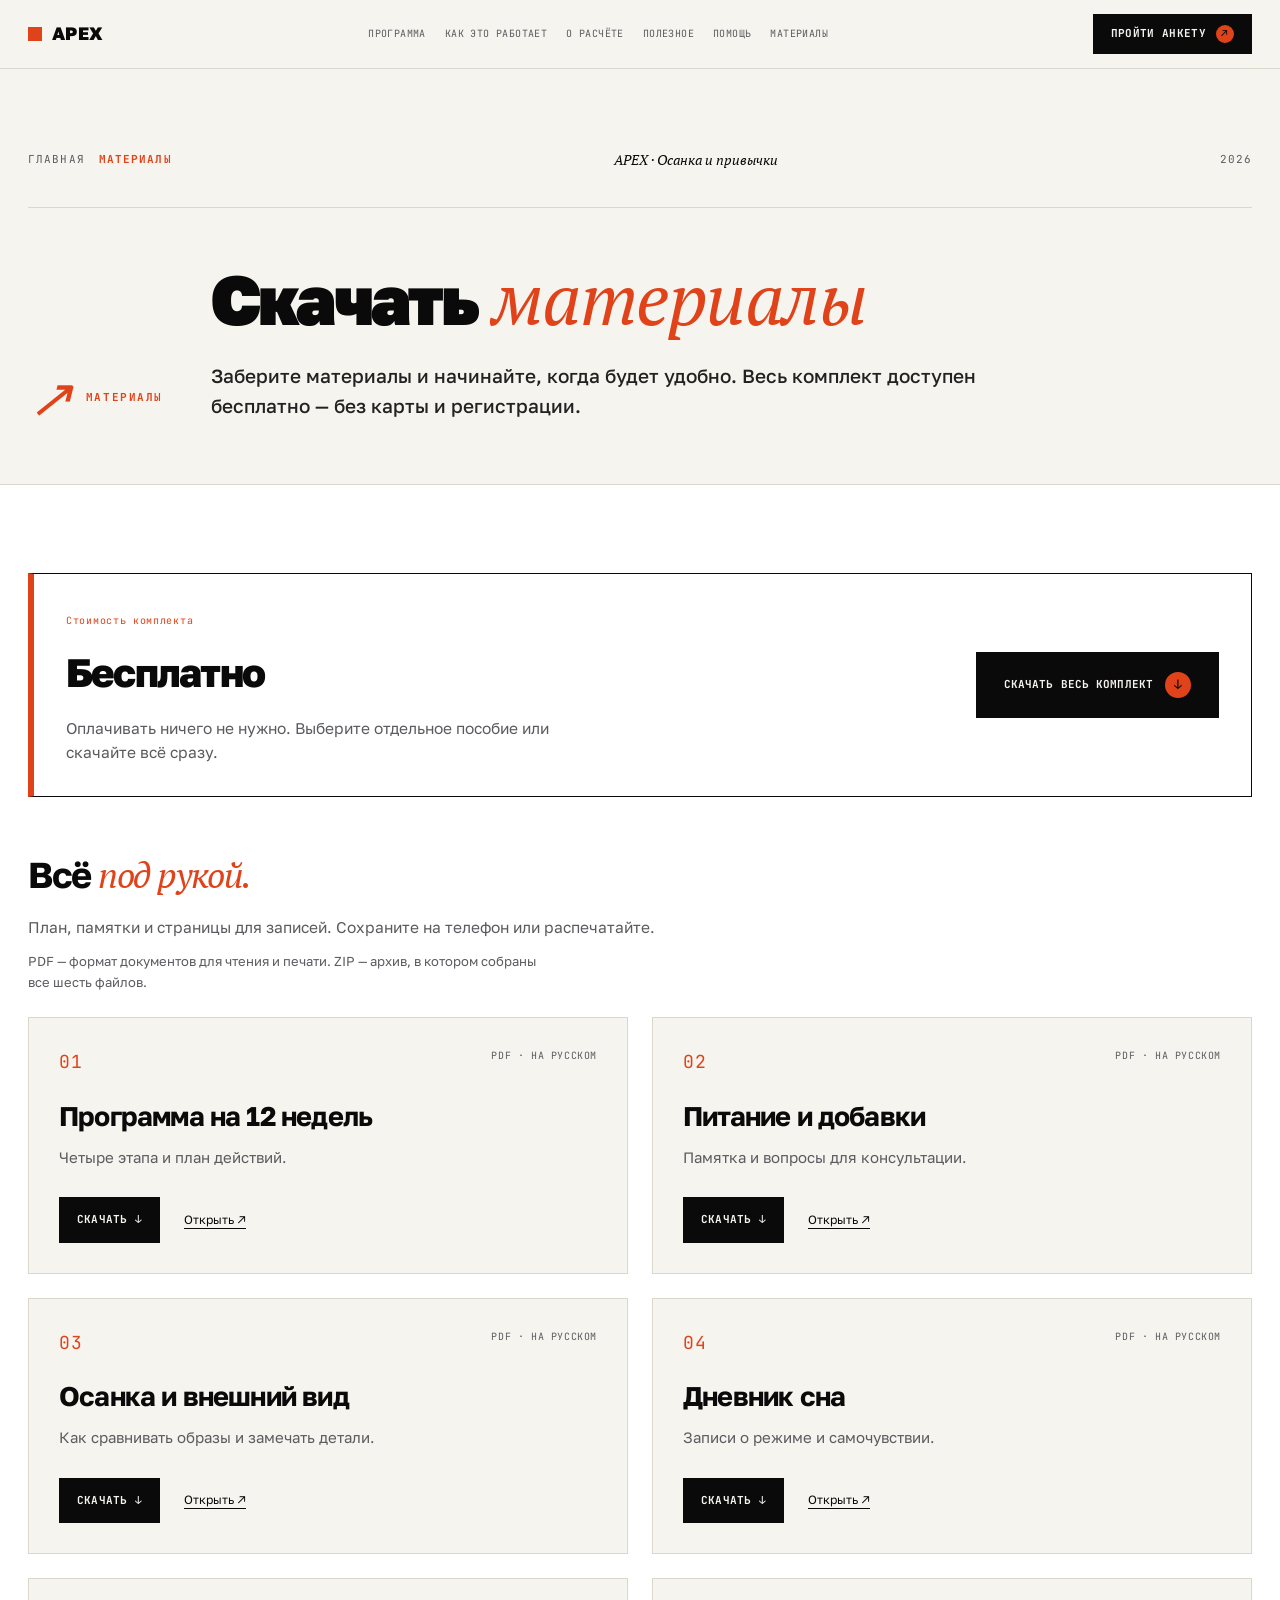
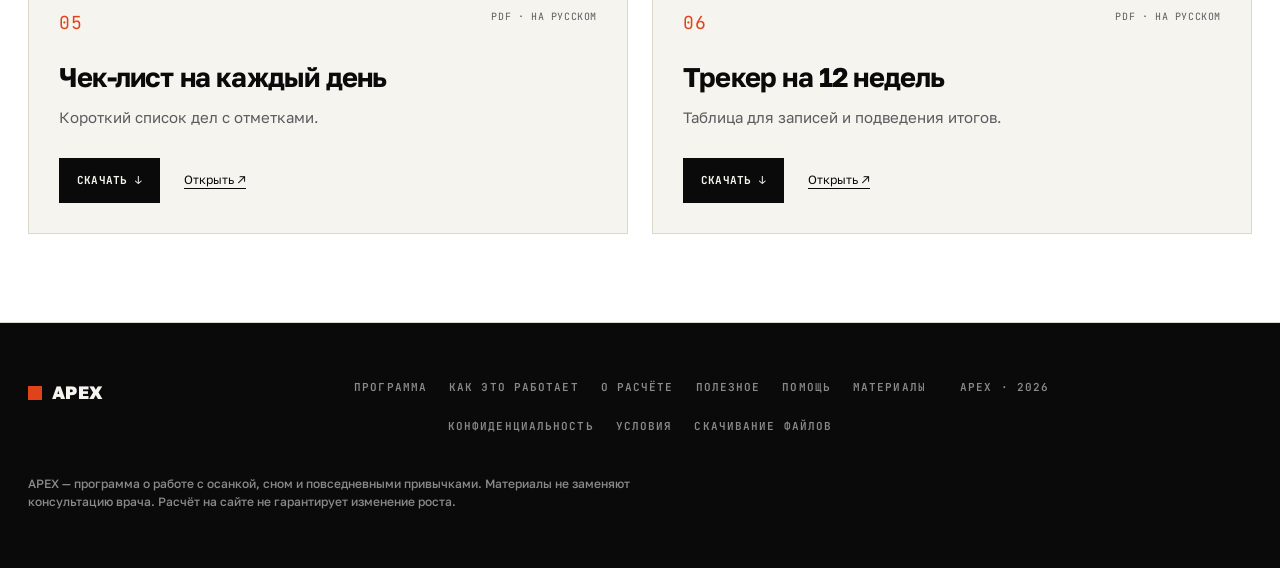
<file: Payment.html>
<!DOCTYPE html><html lang="ru"><head><meta charset="UTF-8"><meta name="viewport" content="width=device-width, initial-scale=1.0"><title>Материалы — APEX</title><meta name="description" content="Заберите материалы и начинайте, когда будет удобно. Весь комплект доступен бесплатно — без карты и регистрации."><link rel="icon" href="assets/favicon.svg" type="image/svg+xml"><link rel="preconnect" href="https://fonts.googleapis.com"><link rel="preconnect" href="https://fonts.gstatic.com" crossorigin><link rel="stylesheet" href="https://fonts.googleapis.com/css2?family=Golos+Text:wght@400;500;600;700;800;900&family=PT+Serif:ital@0;1&family=JetBrains+Mono:wght@400;500;700&display=swap"><link rel="stylesheet" href="subpage.css"><link rel="stylesheet" href="russian.css"></head><body><nav class="nav"><div class="nav-i"><a class="brand" href="index.html"><span class="sq"></span>APEX</a><div class="nav-ul"><a href="Protocol.html">Программа</a><a href="Science.html">Как это работает</a><a href="Research.html">О расчёте</a><a href="Press.html">Полезное</a><a href="Contact.html">Помощь</a><a href="Payment.html">Материалы</a></div><a class="nav-cta" href="Height Assessment.html">Пройти анкету <span class="arr">↗</span></a></div></nav><main><section class="page-head"><div class="wrap"><div class="page-meta"><div class="crumbs"><a href="index.html">Главная</a><span class="stamp">Материалы</span></div><div class="ver">APEX · Осанка и привычки</div><div>2026</div></div><div class="page-grid"><div class="page-kick"><span class="idx">↗</span>Материалы</div><div><h1 class="page-h1">Скачать <span class="serif">материалы</span></h1><p class="page-lede">Заберите материалы и начинайте, когда будет удобно. Весь комплект доступен бесплатно — без карты и регистрации.</p></div></div></div></section><section class="sec paper"><div class="wrap"><div class="payment-summary"><div><span class="tag">Стоимость комплекта</span><div class="symbolic-price">Бесплатно</div><p>Оплачивать ничего не нужно. Выберите отдельное пособие или скачайте всё сразу.</p></div><a class="btn-primary" href="assets/pdf/apex-materials.zip" download>Скачать весь комплект <span class="arr">↓</span></a></div><div class="downloads-head"><h2>Всё <span class="serif">под рукой.</span></h2><p>План, памятки и страницы для записей. Сохраните на телефон или распечатайте.</p><p class="format-help"><abbr title="Portable Document Format — формат документов для чтения и печати">PDF</abbr> — формат документов для чтения и печати. <abbr title="ZIP — формат архива, который объединяет несколько файлов">ZIP</abbr> — архив, в котором собраны все шесть файлов.</p></div><div class="download-grid"><article class="download-card"><div class="download-meta"><span>01</span><span><abbr title="Portable Document Format — формат документов для чтения и печати">PDF</abbr> · НА РУССКОМ</span></div><h2>Программа на 12 недель</h2><p>Четыре этапа и план действий.</p><div class="download-actions"><a class="btn-primary" href="assets/pdf/apex-program.pdf" download>Скачать ↓</a><a class="open-pdf" href="assets/pdf/apex-program.pdf" target="_blank" rel="noopener" aria-label="Открыть: Программа на 12 недель">Открыть ↗</a></div></article><article class="download-card"><div class="download-meta"><span>02</span><span><abbr title="Portable Document Format — формат документов для чтения и печати">PDF</abbr> · НА РУССКОМ</span></div><h2>Питание и добавки</h2><p>Памятка и вопросы для консультации.</p><div class="download-actions"><a class="btn-primary" href="assets/pdf/nutrition-notes.pdf" download>Скачать ↓</a><a class="open-pdf" href="assets/pdf/nutrition-notes.pdf" target="_blank" rel="noopener" aria-label="Открыть: Питание и добавки">Открыть ↗</a></div></article><article class="download-card"><div class="download-meta"><span>03</span><span><abbr title="Portable Document Format — формат документов для чтения и печати">PDF</abbr> · НА РУССКОМ</span></div><h2>Осанка и внешний вид</h2><p>Как сравнивать образы и замечать детали.</p><div class="download-actions"><a class="btn-primary" href="assets/pdf/visual-guide.pdf" download>Скачать ↓</a><a class="open-pdf" href="assets/pdf/visual-guide.pdf" target="_blank" rel="noopener" aria-label="Открыть: Осанка и внешний вид">Открыть ↗</a></div></article><article class="download-card"><div class="download-meta"><span>04</span><span><abbr title="Portable Document Format — формат документов для чтения и печати">PDF</abbr> · НА РУССКОМ</span></div><h2>Дневник сна</h2><p>Записи о режиме и самочувствии.</p><div class="download-actions"><a class="btn-primary" href="assets/pdf/sleep-journal.pdf" download>Скачать ↓</a><a class="open-pdf" href="assets/pdf/sleep-journal.pdf" target="_blank" rel="noopener" aria-label="Открыть: Дневник сна">Открыть ↗</a></div></article><article class="download-card"><div class="download-meta"><span>05</span><span><abbr title="Portable Document Format — формат документов для чтения и печати">PDF</abbr> · НА РУССКОМ</span></div><h2>Чек-лист на каждый день</h2><p>Короткий список дел с отметками.</p><div class="download-actions"><a class="btn-primary" href="assets/pdf/daily-checklist.pdf" download>Скачать ↓</a><a class="open-pdf" href="assets/pdf/daily-checklist.pdf" target="_blank" rel="noopener" aria-label="Открыть: Чек-лист на каждый день">Открыть ↗</a></div></article><article class="download-card"><div class="download-meta"><span>06</span><span><abbr title="Portable Document Format — формат документов для чтения и печати">PDF</abbr> · НА РУССКОМ</span></div><h2>Трекер на 12 недель</h2><p>Таблица для записей и подведения итогов.</p><div class="download-actions"><a class="btn-primary" href="assets/pdf/progress-tracker.pdf" download>Скачать ↓</a><a class="open-pdf" href="assets/pdf/progress-tracker.pdf" target="_blank" rel="noopener" aria-label="Открыть: Трекер на 12 недель">Открыть ↗</a></div></article></div></div></section></main><footer class="footer"><div class="wrap"><div class="footer-i"><a class="brand" href="index.html"><span class="sq"></span>APEX</a><div class="footer-links"><a href="Protocol.html">Программа</a><a href="Science.html">Как это работает</a><a href="Research.html">О расчёте</a><a href="Press.html">Полезное</a><a href="Contact.html">Помощь</a><a href="Payment.html">Материалы</a><a href="Privacy.html">Конфиденциальность</a><a href="Terms.html">Условия</a><a href="Refunds.html">Скачивание файлов</a></div><div>APEX · 2026</div></div><p class="footer-legal">APEX — программа о работе с осанкой, сном и повседневными привычками. Материалы не заменяют консультацию врача. Расчёт на сайте не гарантирует изменение роста.</p></div></footer></body></html>
</file>
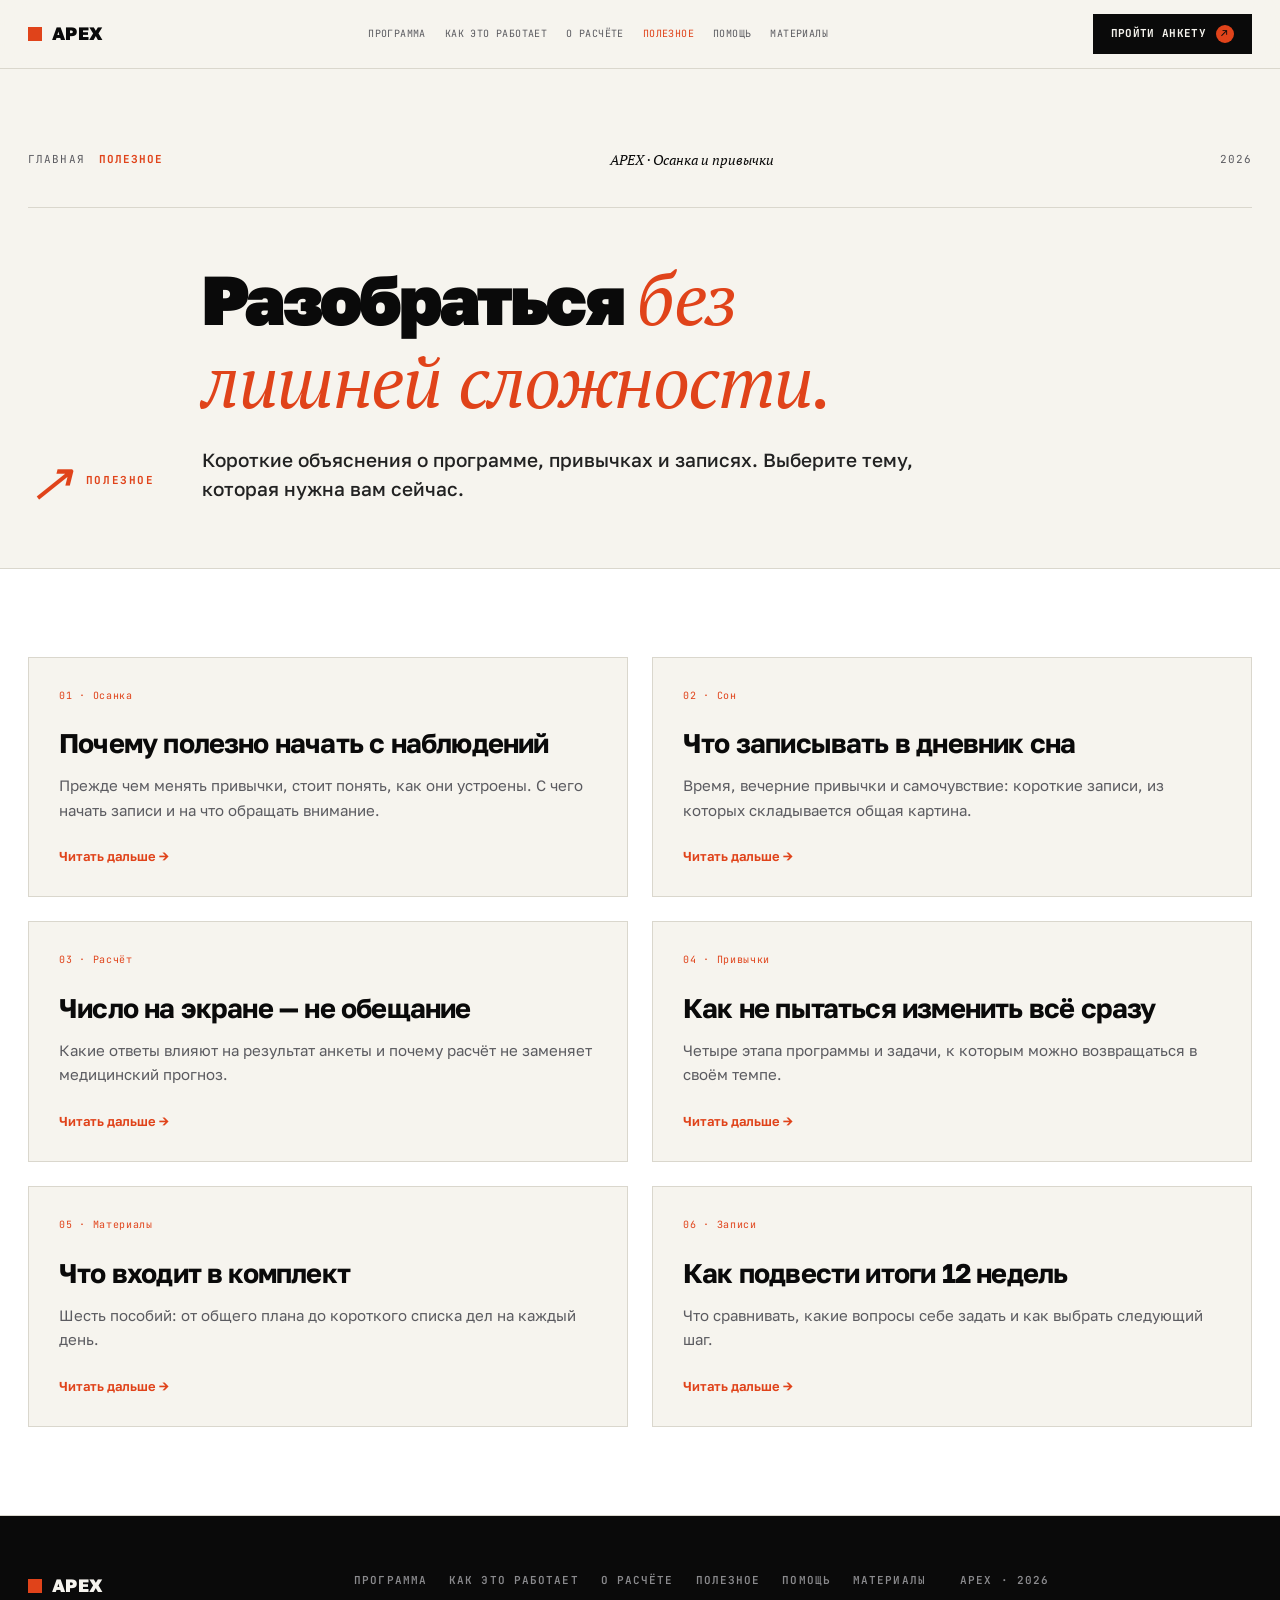
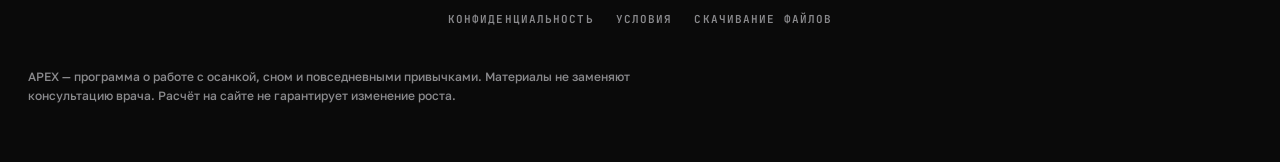
<file: Press.html>
<!DOCTYPE html><html lang="ru"><head><meta charset="UTF-8"><meta name="viewport" content="width=device-width, initial-scale=1.0"><title>Полезное — APEX</title><meta name="description" content="Короткие объяснения о программе, привычках и записях. Выберите тему, которая нужна вам сейчас."><link rel="icon" href="assets/favicon.svg" type="image/svg+xml"><link rel="preconnect" href="https://fonts.googleapis.com"><link rel="preconnect" href="https://fonts.gstatic.com" crossorigin><link rel="stylesheet" href="https://fonts.googleapis.com/css2?family=Golos+Text:wght@400;500;600;700;800;900&family=PT+Serif:ital@0;1&family=JetBrains+Mono:wght@400;500;700&display=swap"><link rel="stylesheet" href="subpage.css"><link rel="stylesheet" href="russian.css"></head><body><nav class="nav"><div class="nav-i"><a class="brand" href="index.html"><span class="sq"></span>APEX</a><div class="nav-ul"><a href="Protocol.html">Программа</a><a href="Science.html">Как это работает</a><a href="Research.html">О расчёте</a><a href="Press.html" aria-current="page" class="cur">Полезное</a><a href="Contact.html">Помощь</a><a href="Payment.html">Материалы</a></div><a class="nav-cta" href="Height Assessment.html">Пройти анкету <span class="arr">↗</span></a></div></nav><main><section class="page-head"><div class="wrap"><div class="page-meta"><div class="crumbs"><a href="index.html">Главная</a><span class="stamp">Полезное</span></div><div class="ver">APEX · Осанка и привычки</div><div>2026</div></div><div class="page-grid"><div class="page-kick"><span class="idx">↗</span>Полезное</div><div><h1 class="page-h1">Разобраться <span class="serif">без лишней сложности.</span></h1><p class="page-lede">Короткие объяснения о программе, привычках и записях. Выберите тему, которая нужна вам сейчас.</p></div></div></div></section><section class="sec paper"><div class="wrap"><div class="publication-grid"><article class="publication-card"><div class="tag">01 · Осанка</div><h2>Почему полезно начать с наблюдений</h2><p>Прежде чем менять привычки, стоит понять, как они устроены. С чего начать записи и на что обращать внимание.</p><a class="article-link" href="Protocol.html">Читать дальше →</a></article><article class="publication-card"><div class="tag">02 · Сон</div><h2>Что записывать в дневник сна</h2><p>Время, вечерние привычки и самочувствие: короткие записи, из которых складывается общая картина.</p><a class="article-link" href="Science.html">Читать дальше →</a></article><article class="publication-card"><div class="tag">03 · Расчёт</div><h2>Число на экране — не обещание</h2><p>Какие ответы влияют на результат анкеты и почему расчёт не заменяет медицинский прогноз.</p><a class="article-link" href="Research.html">Читать дальше →</a></article><article class="publication-card"><div class="tag">04 · Привычки</div><h2>Как не пытаться изменить всё сразу</h2><p>Четыре этапа программы и задачи, к которым можно возвращаться в своём темпе.</p><a class="article-link" href="Protocol.html">Читать дальше →</a></article><article class="publication-card"><div class="tag">05 · Материалы</div><h2>Что входит в комплект</h2><p>Шесть пособий: от общего плана до короткого списка дел на каждый день.</p><a class="article-link" href="Payment.html">Читать дальше →</a></article><article class="publication-card"><div class="tag">06 · Записи</div><h2>Как подвести итоги 12 недель</h2><p>Что сравнивать, какие вопросы себе задать и как выбрать следующий шаг.</p><a class="article-link" href="Protocol.html">Читать дальше →</a></article></div></div></section></main><footer class="footer"><div class="wrap"><div class="footer-i"><a class="brand" href="index.html"><span class="sq"></span>APEX</a><div class="footer-links"><a href="Protocol.html">Программа</a><a href="Science.html">Как это работает</a><a href="Research.html">О расчёте</a><a href="Press.html">Полезное</a><a href="Contact.html">Помощь</a><a href="Payment.html">Материалы</a><a href="Privacy.html">Конфиденциальность</a><a href="Terms.html">Условия</a><a href="Refunds.html">Скачивание файлов</a></div><div>APEX · 2026</div></div><p class="footer-legal">APEX — программа о работе с осанкой, сном и повседневными привычками. Материалы не заменяют консультацию врача. Расчёт на сайте не гарантирует изменение роста.</p></div></footer></body></html>
</file>
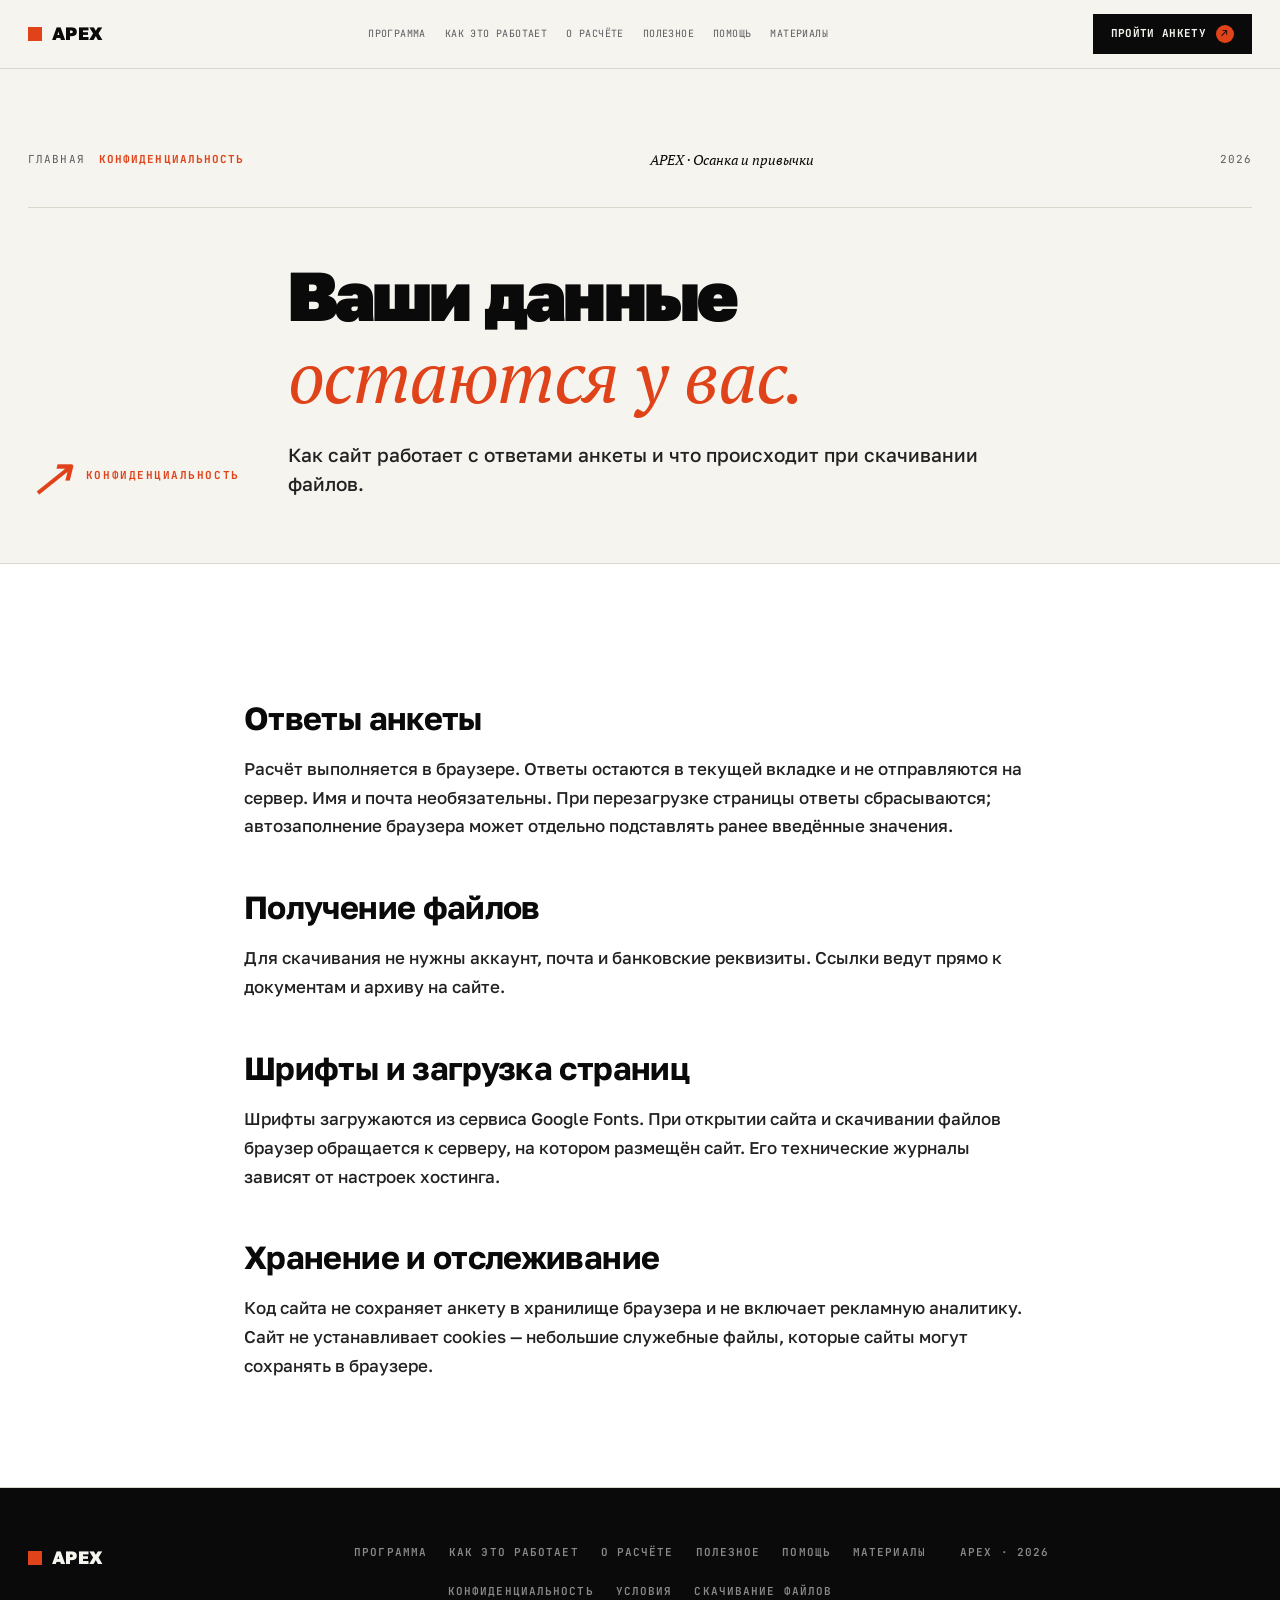
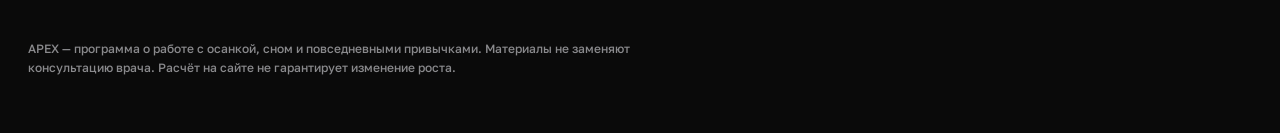
<file: Privacy.html>
<!DOCTYPE html><html lang="ru"><head><meta charset="UTF-8"><meta name="viewport" content="width=device-width, initial-scale=1.0"><title>Конфиденциальность — APEX</title><meta name="description" content="Как сайт работает с ответами анкеты и что происходит при скачивании файлов."><link rel="icon" href="assets/favicon.svg" type="image/svg+xml"><link rel="preconnect" href="https://fonts.googleapis.com"><link rel="preconnect" href="https://fonts.gstatic.com" crossorigin><link rel="stylesheet" href="https://fonts.googleapis.com/css2?family=Golos+Text:wght@400;500;600;700;800;900&family=PT+Serif:ital@0;1&family=JetBrains+Mono:wght@400;500;700&display=swap"><link rel="stylesheet" href="subpage.css"><link rel="stylesheet" href="russian.css"></head><body><nav class="nav"><div class="nav-i"><a class="brand" href="index.html"><span class="sq"></span>APEX</a><div class="nav-ul"><a href="Protocol.html">Программа</a><a href="Science.html">Как это работает</a><a href="Research.html">О расчёте</a><a href="Press.html">Полезное</a><a href="Contact.html">Помощь</a><a href="Payment.html">Материалы</a></div><a class="nav-cta" href="Height Assessment.html">Пройти анкету <span class="arr">↗</span></a></div></nav><main><section class="page-head"><div class="wrap"><div class="page-meta"><div class="crumbs"><a href="index.html">Главная</a><span class="stamp">Конфиденциальность</span></div><div class="ver">APEX · Осанка и привычки</div><div>2026</div></div><div class="page-grid"><div class="page-kick"><span class="idx">↗</span>Конфиденциальность</div><div><h1 class="page-h1">Ваши данные <span class="serif">остаются у вас.</span></h1><p class="page-lede">Как сайт работает с ответами анкеты и что происходит при скачивании файлов.</p></div></div></div></section><section class="sec paper"><div class="wrap"><div class="prose"><h3>Ответы анкеты</h3><p>Расчёт выполняется в браузере. Ответы остаются в текущей вкладке и не отправляются на сервер. Имя и почта необязательны. При перезагрузке страницы ответы сбрасываются; автозаполнение браузера может отдельно подставлять ранее введённые значения.</p><h3>Получение файлов</h3><p>Для скачивания не нужны аккаунт, почта и банковские реквизиты. Ссылки ведут прямо к документам и архиву на сайте.</p><h3>Шрифты и загрузка страниц</h3><p>Шрифты загружаются из сервиса Google Fonts. При открытии сайта и скачивании файлов браузер обращается к серверу, на котором размещён сайт. Его технические журналы зависят от настроек хостинга.</p><h3>Хранение и отслеживание</h3><p>Код сайта не сохраняет анкету в хранилище браузера и не включает рекламную аналитику. Сайт не устанавливает cookies — небольшие служебные файлы, которые сайты могут сохранять в браузере.</p></div></div></section></main><footer class="footer"><div class="wrap"><div class="footer-i"><a class="brand" href="index.html"><span class="sq"></span>APEX</a><div class="footer-links"><a href="Protocol.html">Программа</a><a href="Science.html">Как это работает</a><a href="Research.html">О расчёте</a><a href="Press.html">Полезное</a><a href="Contact.html">Помощь</a><a href="Payment.html">Материалы</a><a href="Privacy.html">Конфиденциальность</a><a href="Terms.html">Условия</a><a href="Refunds.html">Скачивание файлов</a></div><div>APEX · 2026</div></div><p class="footer-legal">APEX — программа о работе с осанкой, сном и повседневными привычками. Материалы не заменяют консультацию врача. Расчёт на сайте не гарантирует изменение роста.</p></div></footer></body></html>
</file>
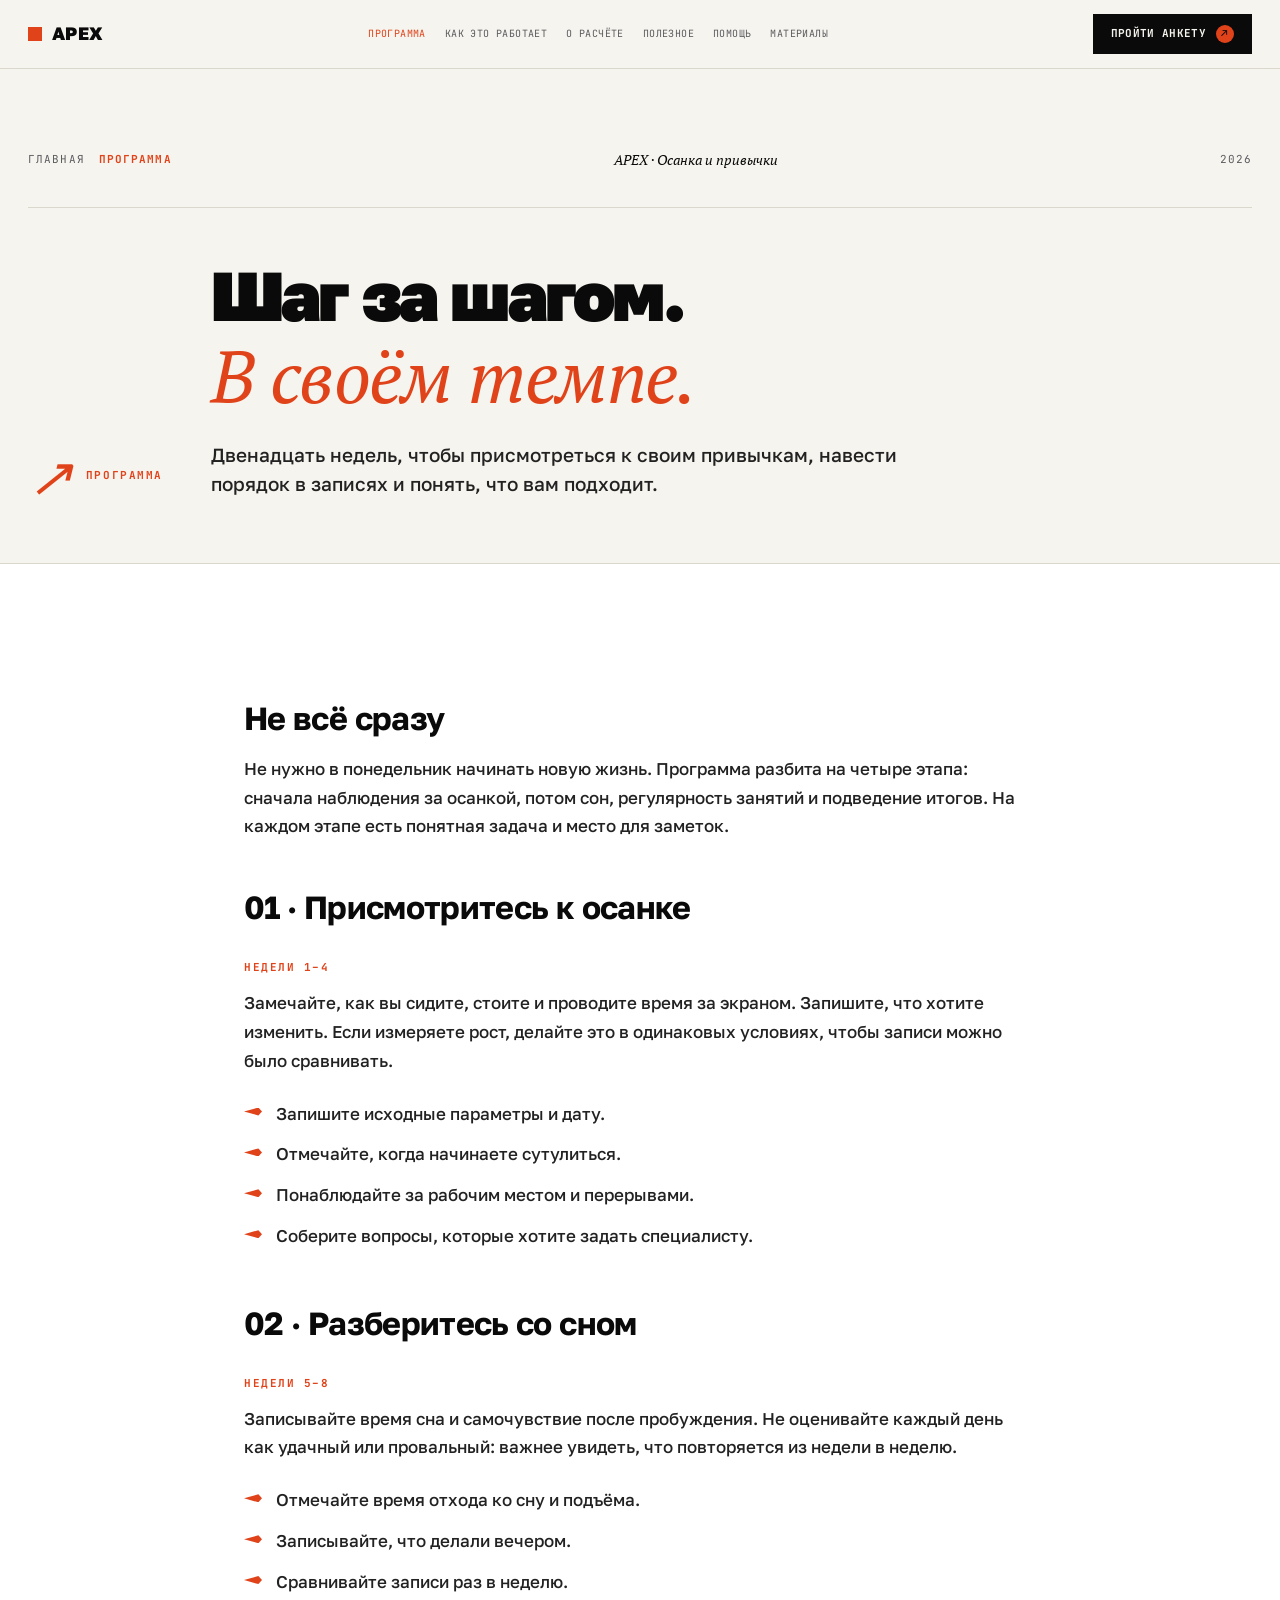
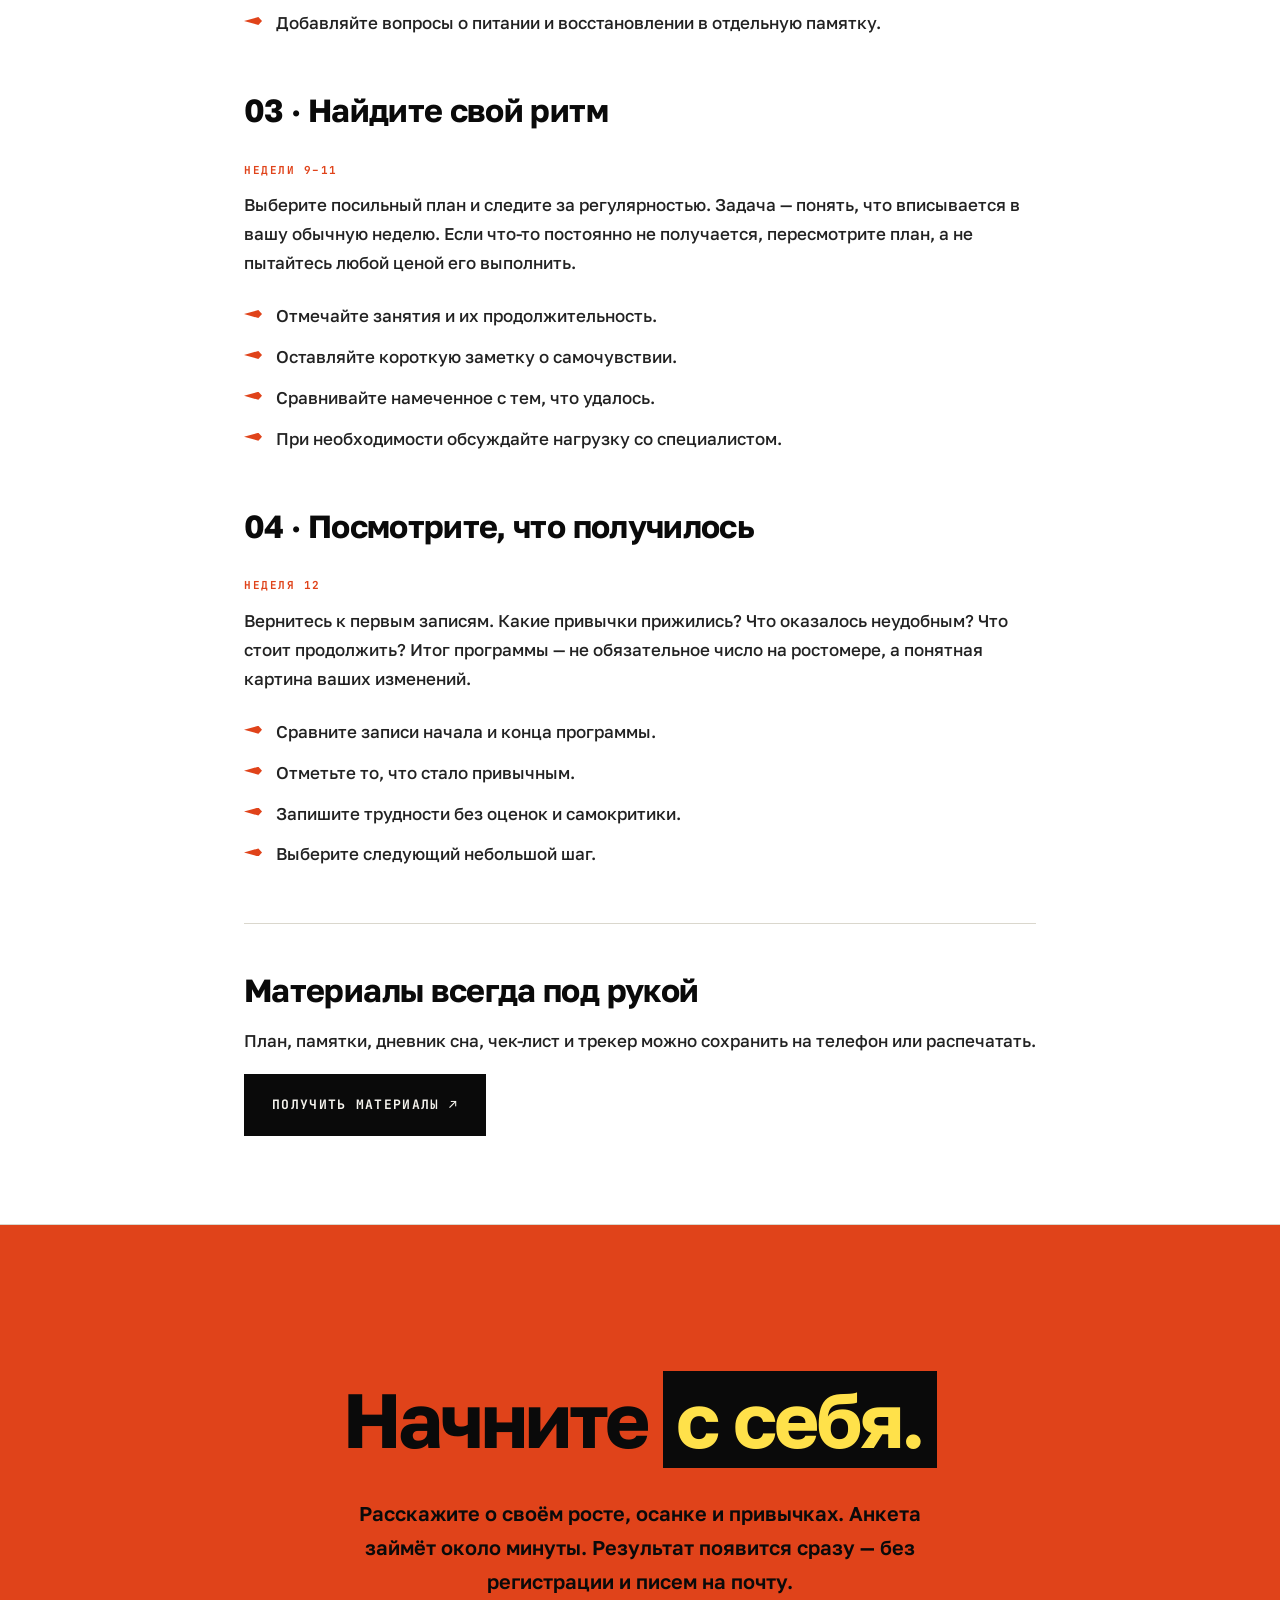
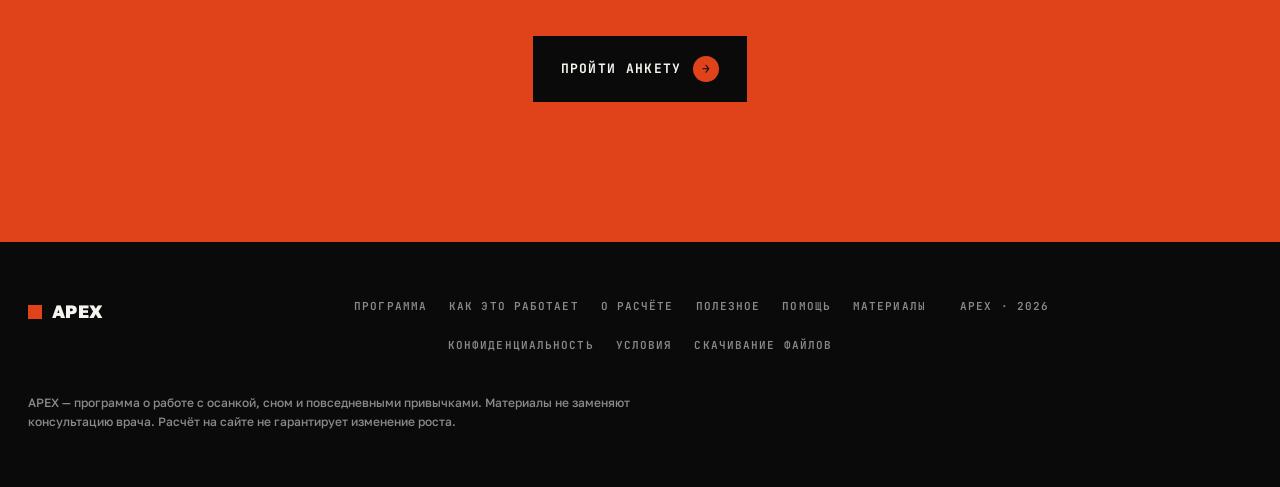
<file: Protocol.html>
<!DOCTYPE html><html lang="ru"><head><meta charset="UTF-8"><meta name="viewport" content="width=device-width, initial-scale=1.0"><title>Программа — APEX</title><meta name="description" content="Двенадцать недель, чтобы присмотреться к своим привычкам, навести порядок в записях и понять, что вам подходит."><link rel="icon" href="assets/favicon.svg" type="image/svg+xml"><link rel="preconnect" href="https://fonts.googleapis.com"><link rel="preconnect" href="https://fonts.gstatic.com" crossorigin><link rel="stylesheet" href="https://fonts.googleapis.com/css2?family=Golos+Text:wght@400;500;600;700;800;900&family=PT+Serif:ital@0;1&family=JetBrains+Mono:wght@400;500;700&display=swap"><link rel="stylesheet" href="subpage.css"><link rel="stylesheet" href="russian.css"></head><body><nav class="nav"><div class="nav-i"><a class="brand" href="index.html"><span class="sq"></span>APEX</a><div class="nav-ul"><a href="Protocol.html" aria-current="page" class="cur">Программа</a><a href="Science.html">Как это работает</a><a href="Research.html">О расчёте</a><a href="Press.html">Полезное</a><a href="Contact.html">Помощь</a><a href="Payment.html">Материалы</a></div><a class="nav-cta" href="Height Assessment.html">Пройти анкету <span class="arr">↗</span></a></div></nav><main><section class="page-head"><div class="wrap"><div class="page-meta"><div class="crumbs"><a href="index.html">Главная</a><span class="stamp">Программа</span></div><div class="ver">APEX · Осанка и привычки</div><div>2026</div></div><div class="page-grid"><div class="page-kick"><span class="idx">↗</span>Программа</div><div><h1 class="page-h1">Шаг за шагом.<br><span class="serif">В своём темпе.</span></h1><p class="page-lede">Двенадцать недель, чтобы присмотреться к своим привычкам, навести порядок в записях и понять, что вам подходит.</p></div></div></div></section><section class="sec paper"><div class="wrap"><div class="prose"><h3>Не всё сразу</h3><p>Не нужно в понедельник начинать новую жизнь. Программа разбита на четыре этапа: сначала наблюдения за осанкой, потом сон, регулярность занятий и подведение итогов. На каждом этапе есть понятная задача и место для заметок.</p>
<h3>01 · Присмотритесь к осанке</h3><h4>Недели 1–4</h4><p>Замечайте, как вы сидите, стоите и проводите время за экраном. Запишите, что хотите изменить. Если измеряете рост, делайте это в одинаковых условиях, чтобы записи можно было сравнивать.</p><ul><li>Запишите исходные параметры и дату.</li><li>Отмечайте, когда начинаете сутулиться.</li><li>Понаблюдайте за рабочим местом и перерывами.</li><li>Соберите вопросы, которые хотите задать специалисту.</li></ul>
<h3>02 · Разберитесь со сном</h3><h4>Недели 5–8</h4><p>Записывайте время сна и самочувствие после пробуждения. Не оценивайте каждый день как удачный или провальный: важнее увидеть, что повторяется из недели в неделю.</p><ul><li>Отмечайте время отхода ко сну и подъёма.</li><li>Записывайте, что делали вечером.</li><li>Сравнивайте записи раз в неделю.</li><li>Добавляйте вопросы о питании и восстановлении в отдельную памятку.</li></ul>
<h3>03 · Найдите свой ритм</h3><h4>Недели 9–11</h4><p>Выберите посильный план и следите за регулярностью. Задача — понять, что вписывается в вашу обычную неделю. Если что-то постоянно не получается, пересмотрите план, а не пытайтесь любой ценой его выполнить.</p><ul><li>Отмечайте занятия и их продолжительность.</li><li>Оставляйте короткую заметку о самочувствии.</li><li>Сравнивайте намеченное с тем, что удалось.</li><li>При необходимости обсуждайте нагрузку со специалистом.</li></ul>
<h3>04 · Посмотрите, что получилось</h3><h4>Неделя 12</h4><p>Вернитесь к первым записям. Какие привычки прижились? Что оказалось неудобным? Что стоит продолжить? Итог программы — не обязательное число на ростомере, а понятная картина ваших изменений.</p><ul><li>Сравните записи начала и конца программы.</li><li>Отметьте то, что стало привычным.</li><li>Запишите трудности без оценок и самокритики.</li><li>Выберите следующий небольшой шаг.</li></ul><hr><h3>Материалы всегда под рукой</h3><p>План, памятки, дневник сна, чек-лист и трекер можно сохранить на телефон или распечатать.</p><a class="btn-primary" href="Payment.html" target="_blank" rel="noopener">Получить материалы ↗</a></div></div></section><section class="final"><div class="wrap"><h2>Начните <span class="hl">с себя.</span></h2><p>Расскажите о своём росте, осанке и привычках. Анкета займёт около минуты. Результат появится сразу — без регистрации и писем на почту.</p><a class="btn-primary" href="Height Assessment.html">Пройти анкету <span class="arr">→</span></a></div></section></main><footer class="footer"><div class="wrap"><div class="footer-i"><a class="brand" href="index.html"><span class="sq"></span>APEX</a><div class="footer-links"><a href="Protocol.html">Программа</a><a href="Science.html">Как это работает</a><a href="Research.html">О расчёте</a><a href="Press.html">Полезное</a><a href="Contact.html">Помощь</a><a href="Payment.html">Материалы</a><a href="Privacy.html">Конфиденциальность</a><a href="Terms.html">Условия</a><a href="Refunds.html">Скачивание файлов</a></div><div>APEX · 2026</div></div><p class="footer-legal">APEX — программа о работе с осанкой, сном и повседневными привычками. Материалы не заменяют консультацию врача. Расчёт на сайте не гарантирует изменение роста.</p></div></footer></body></html>
</file>
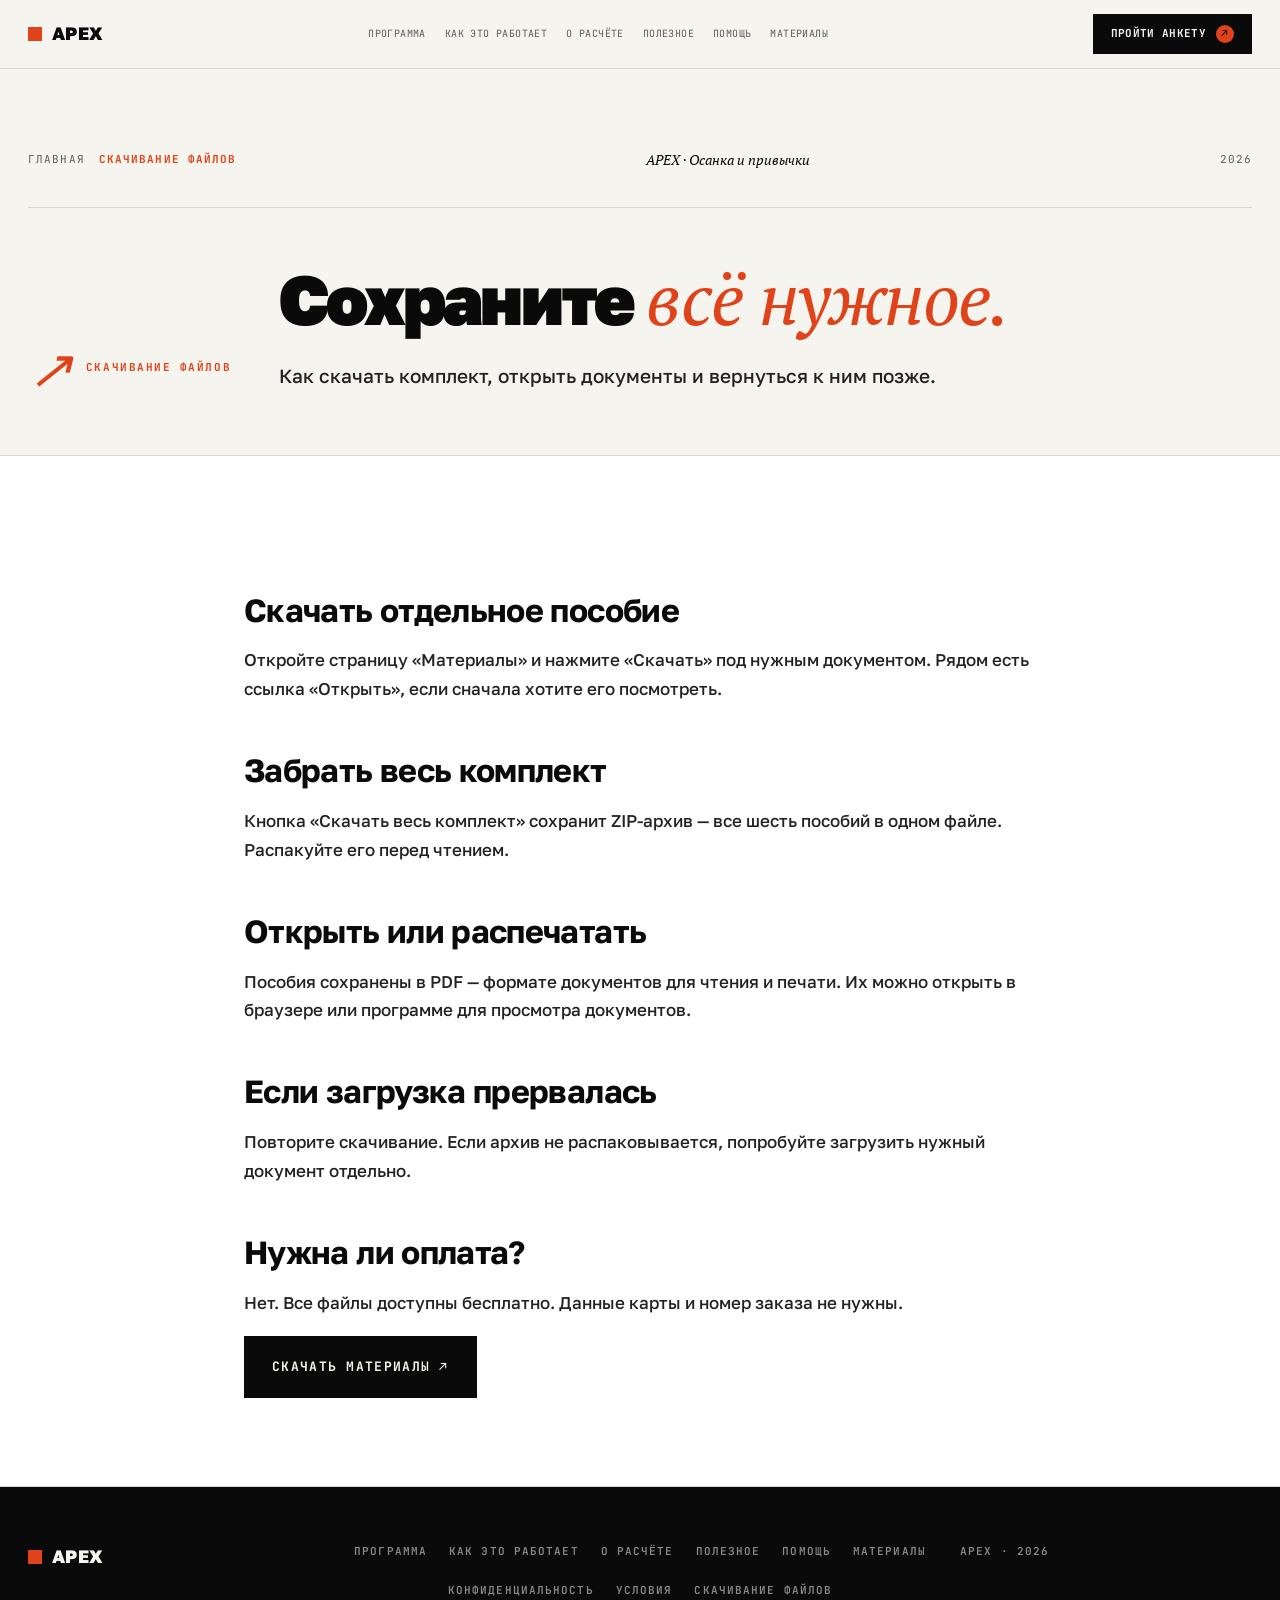
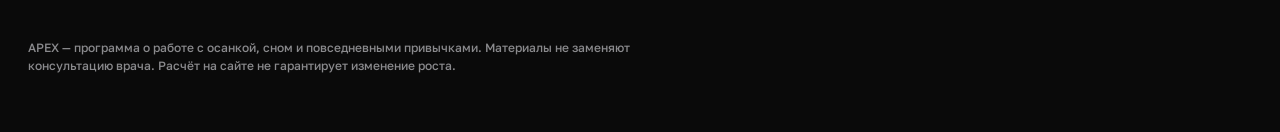
<file: Refunds.html>
<!DOCTYPE html><html lang="ru"><head><meta charset="UTF-8"><meta name="viewport" content="width=device-width, initial-scale=1.0"><title>Скачивание файлов — APEX</title><meta name="description" content="Как скачать комплект, открыть документы и вернуться к ним позже."><link rel="icon" href="assets/favicon.svg" type="image/svg+xml"><link rel="preconnect" href="https://fonts.googleapis.com"><link rel="preconnect" href="https://fonts.gstatic.com" crossorigin><link rel="stylesheet" href="https://fonts.googleapis.com/css2?family=Golos+Text:wght@400;500;600;700;800;900&family=PT+Serif:ital@0;1&family=JetBrains+Mono:wght@400;500;700&display=swap"><link rel="stylesheet" href="subpage.css"><link rel="stylesheet" href="russian.css"></head><body><nav class="nav"><div class="nav-i"><a class="brand" href="index.html"><span class="sq"></span>APEX</a><div class="nav-ul"><a href="Protocol.html">Программа</a><a href="Science.html">Как это работает</a><a href="Research.html">О расчёте</a><a href="Press.html">Полезное</a><a href="Contact.html">Помощь</a><a href="Payment.html">Материалы</a></div><a class="nav-cta" href="Height Assessment.html">Пройти анкету <span class="arr">↗</span></a></div></nav><main><section class="page-head"><div class="wrap"><div class="page-meta"><div class="crumbs"><a href="index.html">Главная</a><span class="stamp">Скачивание файлов</span></div><div class="ver">APEX · Осанка и привычки</div><div>2026</div></div><div class="page-grid"><div class="page-kick"><span class="idx">↗</span>Скачивание файлов</div><div><h1 class="page-h1">Сохраните <span class="serif">всё нужное.</span></h1><p class="page-lede">Как скачать комплект, открыть документы и вернуться к ним позже.</p></div></div></div></section><section class="sec paper"><div class="wrap"><div class="prose"><h3>Скачать отдельное пособие</h3><p>Откройте страницу «Материалы» и нажмите «Скачать» под нужным документом. Рядом есть ссылка «Открыть», если сначала хотите его посмотреть.</p><h3>Забрать весь комплект</h3><p>Кнопка «Скачать весь комплект» сохранит <abbr title="ZIP — формат архива, который объединяет несколько файлов">ZIP</abbr>-архив — все шесть пособий в одном файле. Распакуйте его перед чтением.</p><h3>Открыть или распечатать</h3><p>Пособия сохранены в <abbr title="Portable Document Format — формат документов для чтения и печати">PDF</abbr> — формате документов для чтения и печати. Их можно открыть в браузере или программе для просмотра документов.</p><h3>Если загрузка прервалась</h3><p>Повторите скачивание. Если архив не распаковывается, попробуйте загрузить нужный документ отдельно.</p><h3>Нужна ли оплата?</h3><p>Нет. Все файлы доступны бесплатно. Данные карты и номер заказа не нужны.</p><a class="btn-primary" href="Payment.html" target="_blank" rel="noopener">Скачать материалы ↗</a></div></div></section></main><footer class="footer"><div class="wrap"><div class="footer-i"><a class="brand" href="index.html"><span class="sq"></span>APEX</a><div class="footer-links"><a href="Protocol.html">Программа</a><a href="Science.html">Как это работает</a><a href="Research.html">О расчёте</a><a href="Press.html">Полезное</a><a href="Contact.html">Помощь</a><a href="Payment.html">Материалы</a><a href="Privacy.html">Конфиденциальность</a><a href="Terms.html">Условия</a><a href="Refunds.html">Скачивание файлов</a></div><div>APEX · 2026</div></div><p class="footer-legal">APEX — программа о работе с осанкой, сном и повседневными привычками. Материалы не заменяют консультацию врача. Расчёт на сайте не гарантирует изменение роста.</p></div></footer></body></html>
</file>
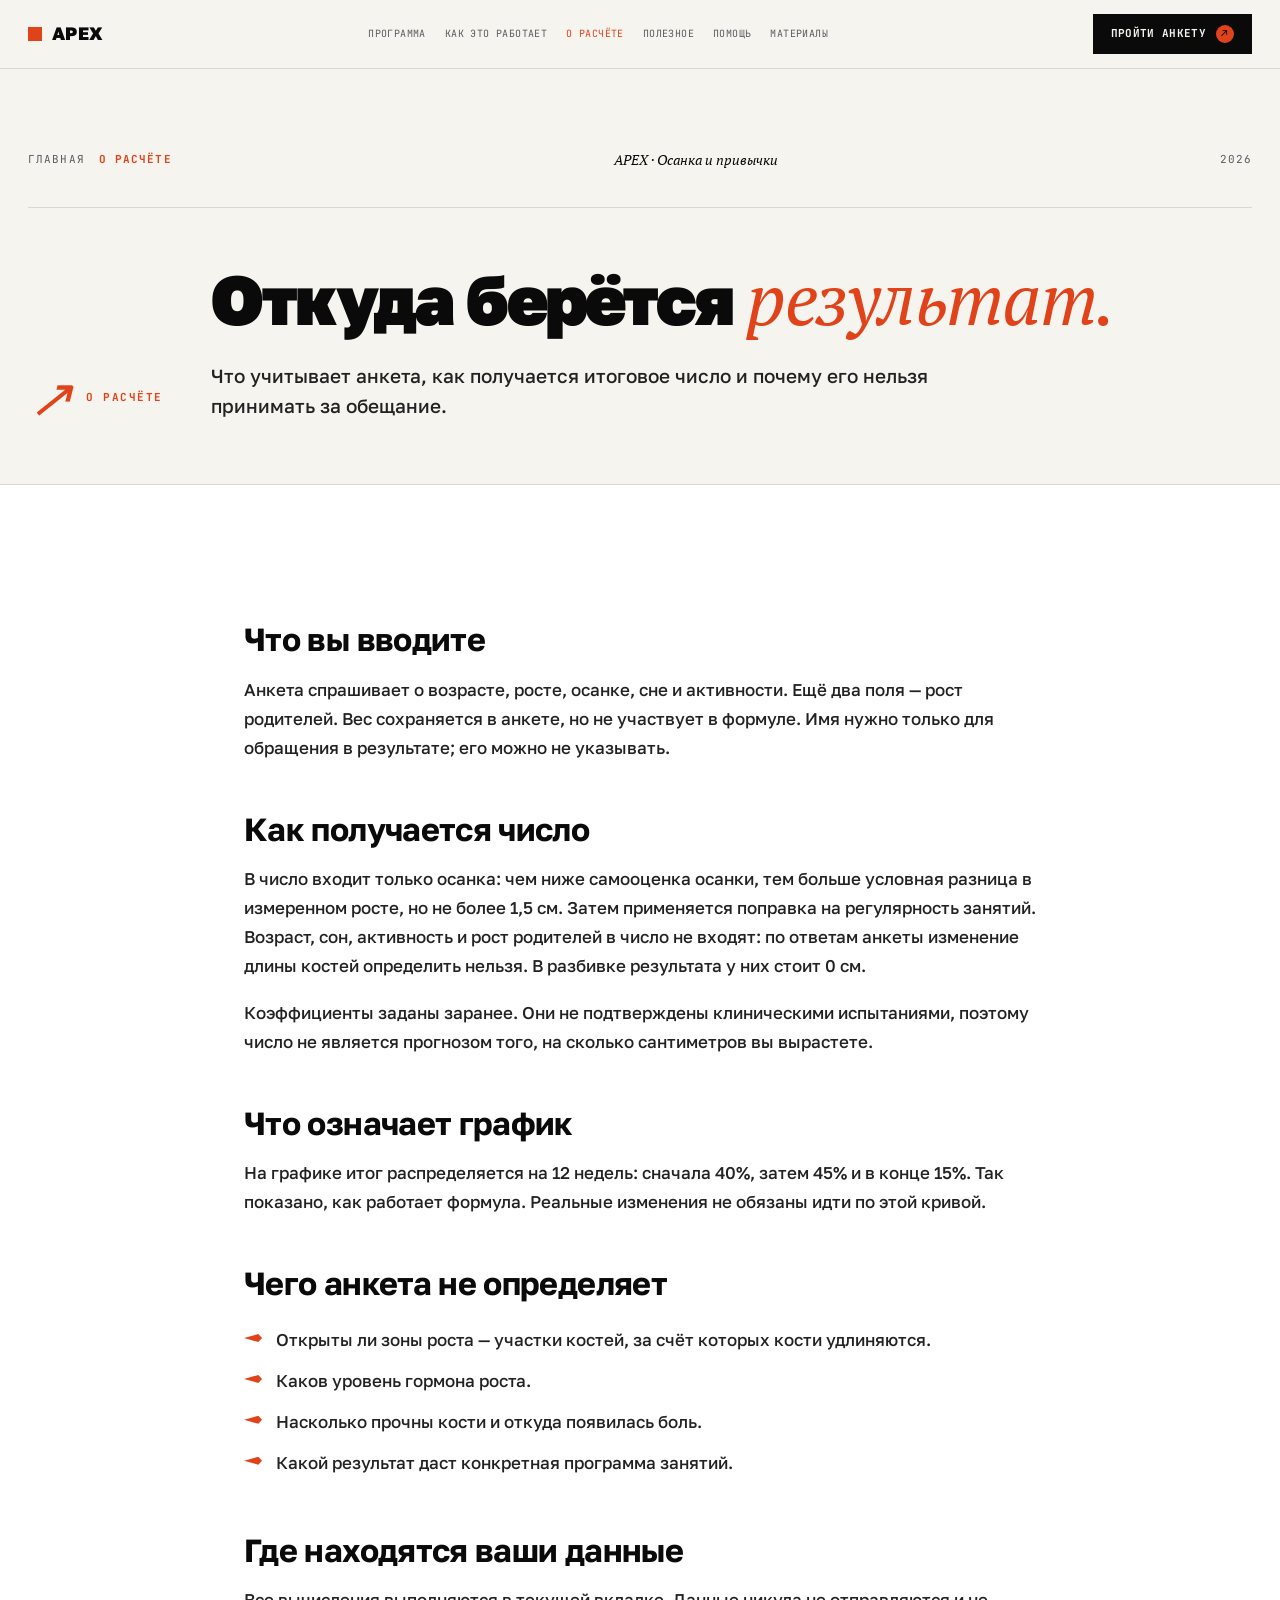
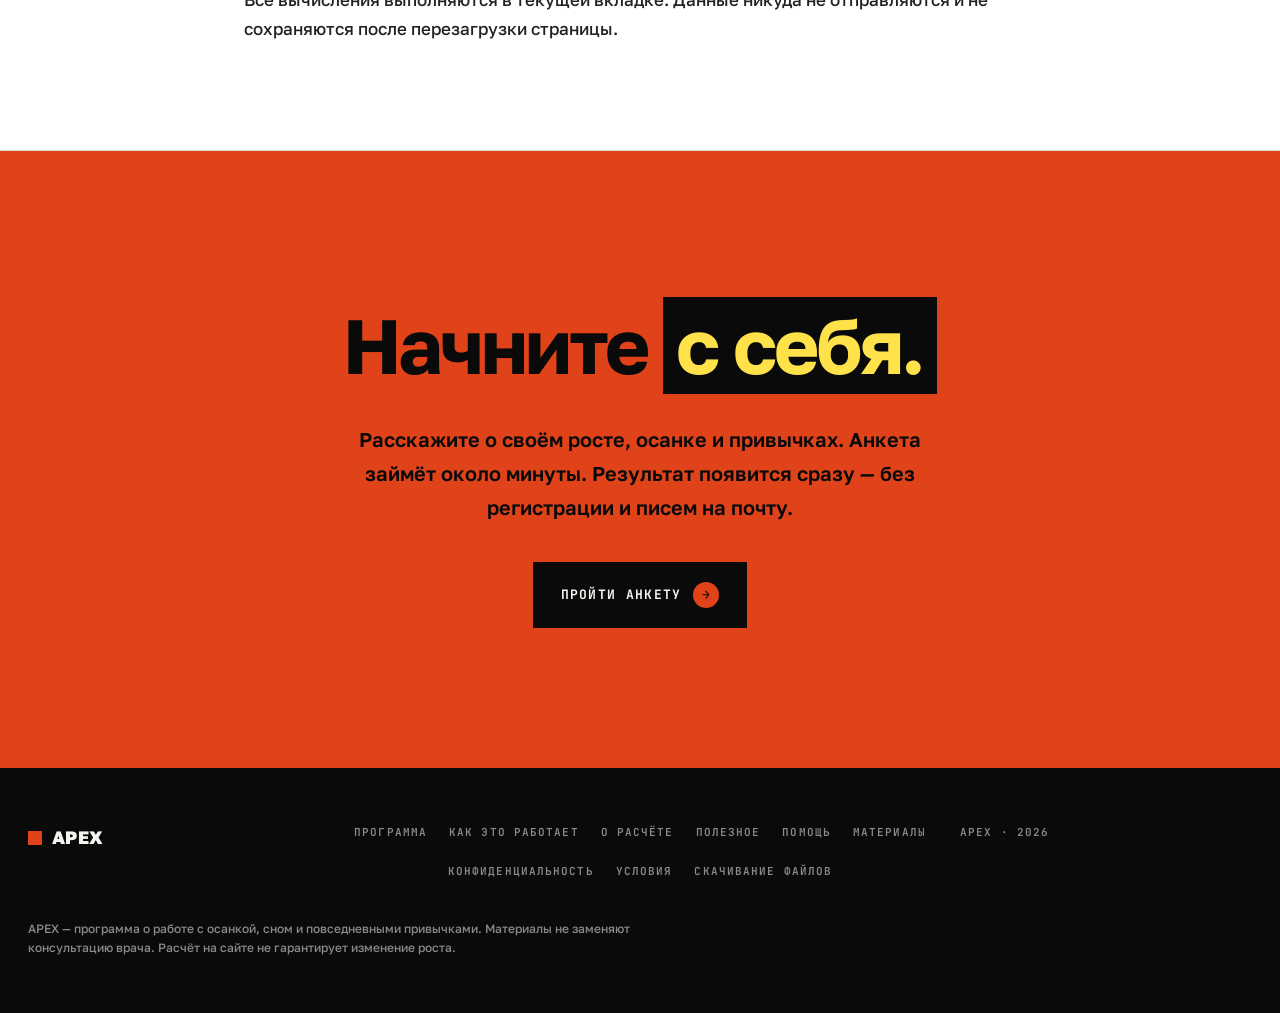
<file: Research.html>
<!DOCTYPE html><html lang="ru"><head><meta charset="UTF-8"><meta name="viewport" content="width=device-width, initial-scale=1.0"><title>О расчёте — APEX</title><meta name="description" content="Что учитывает анкета, как получается итоговое число и почему его нельзя принимать за обещание."><link rel="icon" href="assets/favicon.svg" type="image/svg+xml"><link rel="preconnect" href="https://fonts.googleapis.com"><link rel="preconnect" href="https://fonts.gstatic.com" crossorigin><link rel="stylesheet" href="https://fonts.googleapis.com/css2?family=Golos+Text:wght@400;500;600;700;800;900&family=PT+Serif:ital@0;1&family=JetBrains+Mono:wght@400;500;700&display=swap"><link rel="stylesheet" href="subpage.css"><link rel="stylesheet" href="russian.css"></head><body><nav class="nav"><div class="nav-i"><a class="brand" href="index.html"><span class="sq"></span>APEX</a><div class="nav-ul"><a href="Protocol.html">Программа</a><a href="Science.html">Как это работает</a><a href="Research.html" aria-current="page" class="cur">О расчёте</a><a href="Press.html">Полезное</a><a href="Contact.html">Помощь</a><a href="Payment.html">Материалы</a></div><a class="nav-cta" href="Height Assessment.html">Пройти анкету <span class="arr">↗</span></a></div></nav><main><section class="page-head"><div class="wrap"><div class="page-meta"><div class="crumbs"><a href="index.html">Главная</a><span class="stamp">О расчёте</span></div><div class="ver">APEX · Осанка и привычки</div><div>2026</div></div><div class="page-grid"><div class="page-kick"><span class="idx">↗</span>О расчёте</div><div><h1 class="page-h1">Откуда берётся <span class="serif">результат.</span></h1><p class="page-lede">Что учитывает анкета, как получается итоговое число и почему его нельзя принимать за обещание.</p></div></div></div></section><section class="sec paper"><div class="wrap"><div class="prose"><h3>Что вы вводите</h3><p>Анкета спрашивает о возрасте, росте, осанке, сне и активности. Ещё два поля — рост родителей. Вес сохраняется в анкете, но не участвует в формуле. Имя нужно только для обращения в результате; его можно не указывать.</p><h3>Как получается число</h3><p>В число входит только осанка: чем ниже самооценка осанки, тем больше условная разница в измеренном росте, но не более 1,5 см. Затем применяется поправка на регулярность занятий. Возраст, сон, активность и рост родителей в число не входят: по ответам анкеты изменение длины костей определить нельзя. В разбивке результата у них стоит 0 см.</p><p>Коэффициенты заданы заранее. Они не подтверждены клиническими испытаниями, поэтому число не является прогнозом того, на сколько сантиметров вы вырастете.</p><h3>Что означает график</h3><p>На графике итог распределяется на 12 недель: сначала 40%, затем 45% и в конце 15%. Так показано, как работает формула. Реальные изменения не обязаны идти по этой кривой.</p><h3>Чего анкета не определяет</h3><ul><li>Открыты ли зоны роста — участки костей, за счёт которых кости удлиняются.</li><li>Каков уровень гормона роста.</li><li>Насколько прочны кости и откуда появилась боль.</li><li>Какой результат даст конкретная программа занятий.</li></ul><h3>Где находятся ваши данные</h3><p>Все вычисления выполняются в текущей вкладке. Данные никуда не отправляются и не сохраняются после перезагрузки страницы.</p></div></div></section><section class="final"><div class="wrap"><h2>Начните <span class="hl">с себя.</span></h2><p>Расскажите о своём росте, осанке и привычках. Анкета займёт около минуты. Результат появится сразу — без регистрации и писем на почту.</p><a class="btn-primary" href="Height Assessment.html">Пройти анкету <span class="arr">→</span></a></div></section></main><footer class="footer"><div class="wrap"><div class="footer-i"><a class="brand" href="index.html"><span class="sq"></span>APEX</a><div class="footer-links"><a href="Protocol.html">Программа</a><a href="Science.html">Как это работает</a><a href="Research.html">О расчёте</a><a href="Press.html">Полезное</a><a href="Contact.html">Помощь</a><a href="Payment.html">Материалы</a><a href="Privacy.html">Конфиденциальность</a><a href="Terms.html">Условия</a><a href="Refunds.html">Скачивание файлов</a></div><div>APEX · 2026</div></div><p class="footer-legal">APEX — программа о работе с осанкой, сном и повседневными привычками. Материалы не заменяют консультацию врача. Расчёт на сайте не гарантирует изменение роста.</p></div></footer></body></html>
</file>
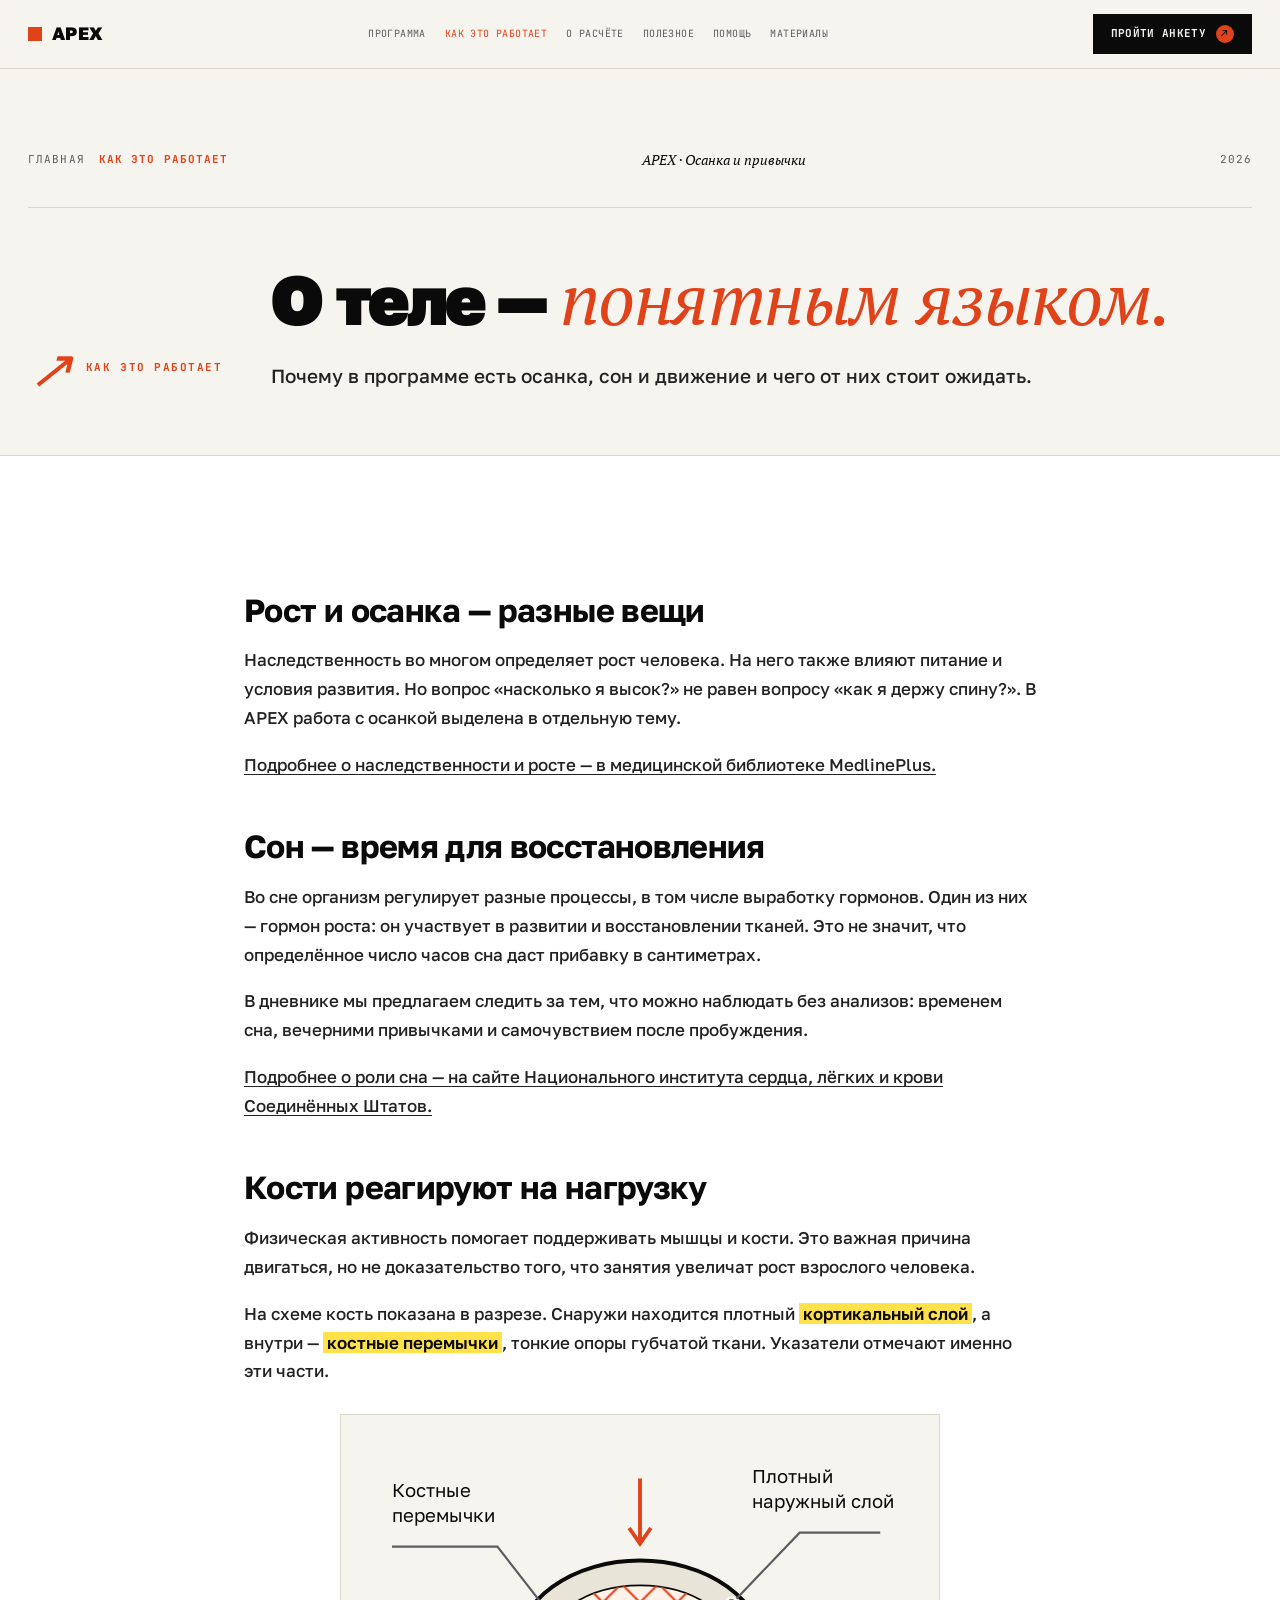
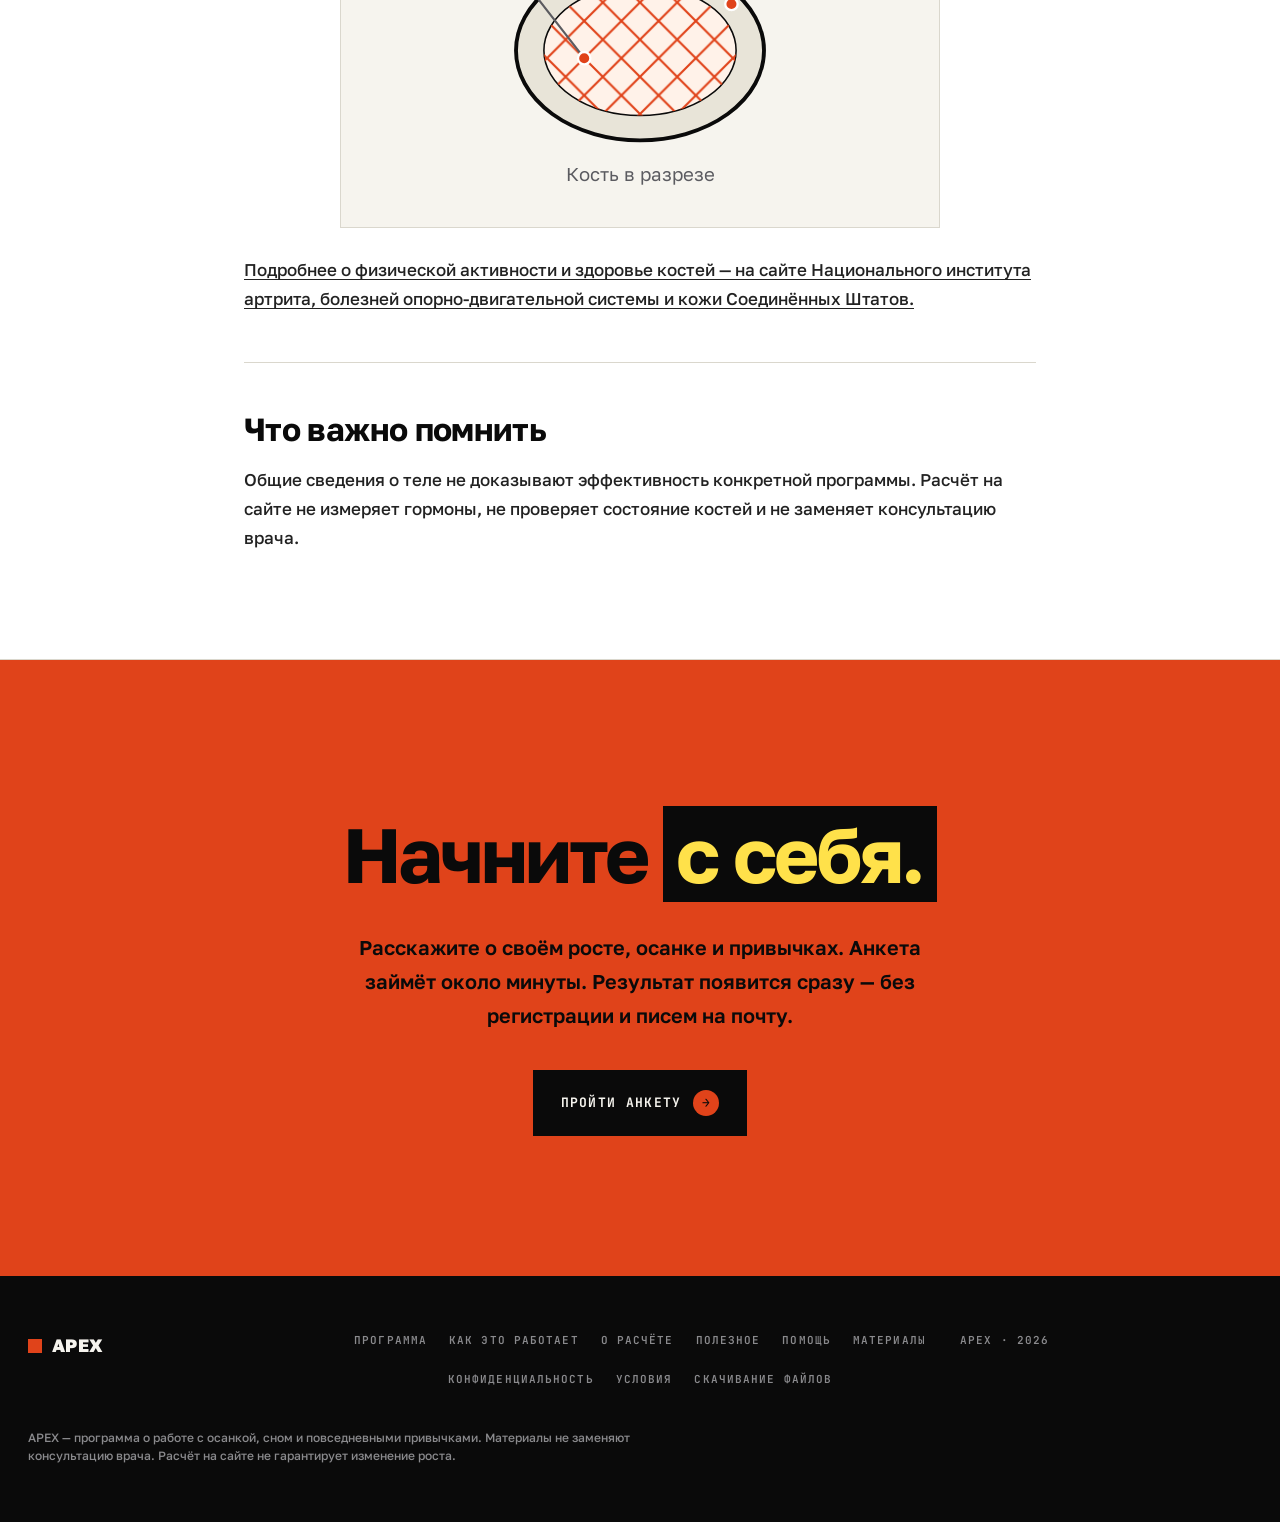
<file: Science.html>
<!DOCTYPE html><html lang="ru"><head><meta charset="UTF-8"><meta name="viewport" content="width=device-width, initial-scale=1.0"><title>Как это работает — APEX</title><meta name="description" content="Почему в программе есть осанка, сон и движение и чего от них стоит ожидать."><link rel="icon" href="assets/favicon.svg" type="image/svg+xml"><link rel="preconnect" href="https://fonts.googleapis.com"><link rel="preconnect" href="https://fonts.gstatic.com" crossorigin><link rel="stylesheet" href="https://fonts.googleapis.com/css2?family=Golos+Text:wght@400;500;600;700;800;900&family=PT+Serif:ital@0;1&family=JetBrains+Mono:wght@400;500;700&display=swap"><link rel="stylesheet" href="subpage.css"><link rel="stylesheet" href="russian.css"></head><body><nav class="nav"><div class="nav-i"><a class="brand" href="index.html"><span class="sq"></span>APEX</a><div class="nav-ul"><a href="Protocol.html">Программа</a><a href="Science.html" aria-current="page" class="cur">Как это работает</a><a href="Research.html">О расчёте</a><a href="Press.html">Полезное</a><a href="Contact.html">Помощь</a><a href="Payment.html">Материалы</a></div><a class="nav-cta" href="Height Assessment.html">Пройти анкету <span class="arr">↗</span></a></div></nav><main><section class="page-head"><div class="wrap"><div class="page-meta"><div class="crumbs"><a href="index.html">Главная</a><span class="stamp">Как это работает</span></div><div class="ver">APEX · Осанка и привычки</div><div>2026</div></div><div class="page-grid"><div class="page-kick"><span class="idx">↗</span>Как это работает</div><div><h1 class="page-h1">О теле — <span class="serif">понятным языком.</span></h1><p class="page-lede">Почему в программе есть осанка, сон и движение и чего от них стоит ожидать.</p></div></div></div></section><section class="sec paper"><div class="wrap"><div class="prose"><h3>Рост и осанка — разные вещи</h3><p>Наследственность во многом определяет рост человека. На него также влияют питание и условия развития. Но вопрос «насколько я высок?» не равен вопросу «как я держу спину?». В APEX работа с осанкой выделена в отдельную тему.</p><p><a href="https://medlineplus.gov/genetics/understanding/traits/height/" target="_blank" rel="noopener">Подробнее о наследственности и росте — в медицинской библиотеке MedlinePlus.</a></p>
<h3>Сон — время для восстановления</h3><p>Во сне организм регулирует разные процессы, в том числе выработку гормонов. Один из них — гормон роста: он участвует в развитии и восстановлении тканей. Это не значит, что определённое число часов сна даст прибавку в сантиметрах.</p><p>В дневнике мы предлагаем следить за тем, что можно наблюдать без анализов: временем сна, вечерними привычками и самочувствием после пробуждения.</p><p><a href="https://www.nhlbi.nih.gov/health/sleep/why-sleep-important" target="_blank" rel="noopener">Подробнее о роли сна — на сайте Национального института сердца, лёгких и крови Соединённых Штатов.</a></p>
<h3>Кости реагируют на нагрузку</h3><p>Физическая активность помогает поддерживать мышцы и кости. Это важная причина двигаться, но не доказательство того, что занятия увеличат рост взрослого человека.</p><p>На схеме кость показана в разрезе. Снаружи находится плотный <strong>кортикальный слой</strong>, а внутри — <strong>костные перемычки</strong>, тонкие опоры губчатой ткани. Указатели отмечают именно эти части.</p><div class="science-diagram"><svg viewBox="0 0 360 240" role="img" aria-labelledby="bone-title bone-desc"><title id="bone-title">Строение кости и распределение нагрузки</title><desc id="bone-desc">Слева указаны внутренние костные перемычки, справа — плотный наружный слой. Концы линий отмечены точками на соответствующих частях кости.</desc><defs><clipPath id="bone-mesh"><ellipse cx="180" cy="139" rx="62" ry="42"/></clipPath><pattern id="bone-lattice" width="24" height="24" patternUnits="userSpaceOnUse"><path d="M0 0L24 24M24 0L0 24" fill="none" stroke="#e0431a" stroke-width="1.4"/></pattern></defs><path d="M180 28V70M173 60L180 70 187 60" fill="none" stroke="#e0431a" stroke-width="2.5"/><ellipse cx="180" cy="139" rx="80" ry="58" fill="#e8e4d8" stroke="#0a0a0a" stroke-width="2.5"/><ellipse cx="180" cy="139" rx="62" ry="42" fill="#fff2e9" stroke="#0a0a0a"/><rect x="112" y="90" width="136" height="100" fill="url(#bone-lattice)" clip-path="url(#bone-mesh)"/><g fill="none" stroke="#5b5b60" stroke-width="1.4"><path d="M144 144L88 72H20"/><path d="M239 109L283 63H335"/></g><g fill="#e0431a" stroke="#fff" stroke-width="1.5"><circle cx="144" cy="144" r="4"/><circle cx="239" cy="109" r="4"/></g><g font-family="Golos Text" font-size="12" fill="#0a0a0a"><text x="20" y="40">Костные</text><text x="20" y="56">перемычки</text><text x="252" y="31">Плотный</text><text x="252" y="47">наружный слой</text></g><text x="180" y="223" font-family="Golos Text" font-size="12" fill="#5b5b60" text-anchor="middle">Кость в разрезе</text></svg></div><p><a href="https://www.niams.nih.gov/health-topics/exercise-your-bone-health" target="_blank" rel="noopener">Подробнее о физической активности и здоровье костей — на сайте Национального института артрита, болезней опорно-двигательной системы и кожи Соединённых Штатов.</a></p><hr><h3>Что важно помнить</h3><p>Общие сведения о теле не доказывают эффективность конкретной программы. Расчёт на сайте не измеряет гормоны, не проверяет состояние костей и не заменяет консультацию врача.</p></div></div></section><section class="final"><div class="wrap"><h2>Начните <span class="hl">с себя.</span></h2><p>Расскажите о своём росте, осанке и привычках. Анкета займёт около минуты. Результат появится сразу — без регистрации и писем на почту.</p><a class="btn-primary" href="Height Assessment.html">Пройти анкету <span class="arr">→</span></a></div></section></main><footer class="footer"><div class="wrap"><div class="footer-i"><a class="brand" href="index.html"><span class="sq"></span>APEX</a><div class="footer-links"><a href="Protocol.html">Программа</a><a href="Science.html">Как это работает</a><a href="Research.html">О расчёте</a><a href="Press.html">Полезное</a><a href="Contact.html">Помощь</a><a href="Payment.html">Материалы</a><a href="Privacy.html">Конфиденциальность</a><a href="Terms.html">Условия</a><a href="Refunds.html">Скачивание файлов</a></div><div>APEX · 2026</div></div><p class="footer-legal">APEX — программа о работе с осанкой, сном и повседневными привычками. Материалы не заменяют консультацию врача. Расчёт на сайте не гарантирует изменение роста.</p></div></footer></body></html>
</file>
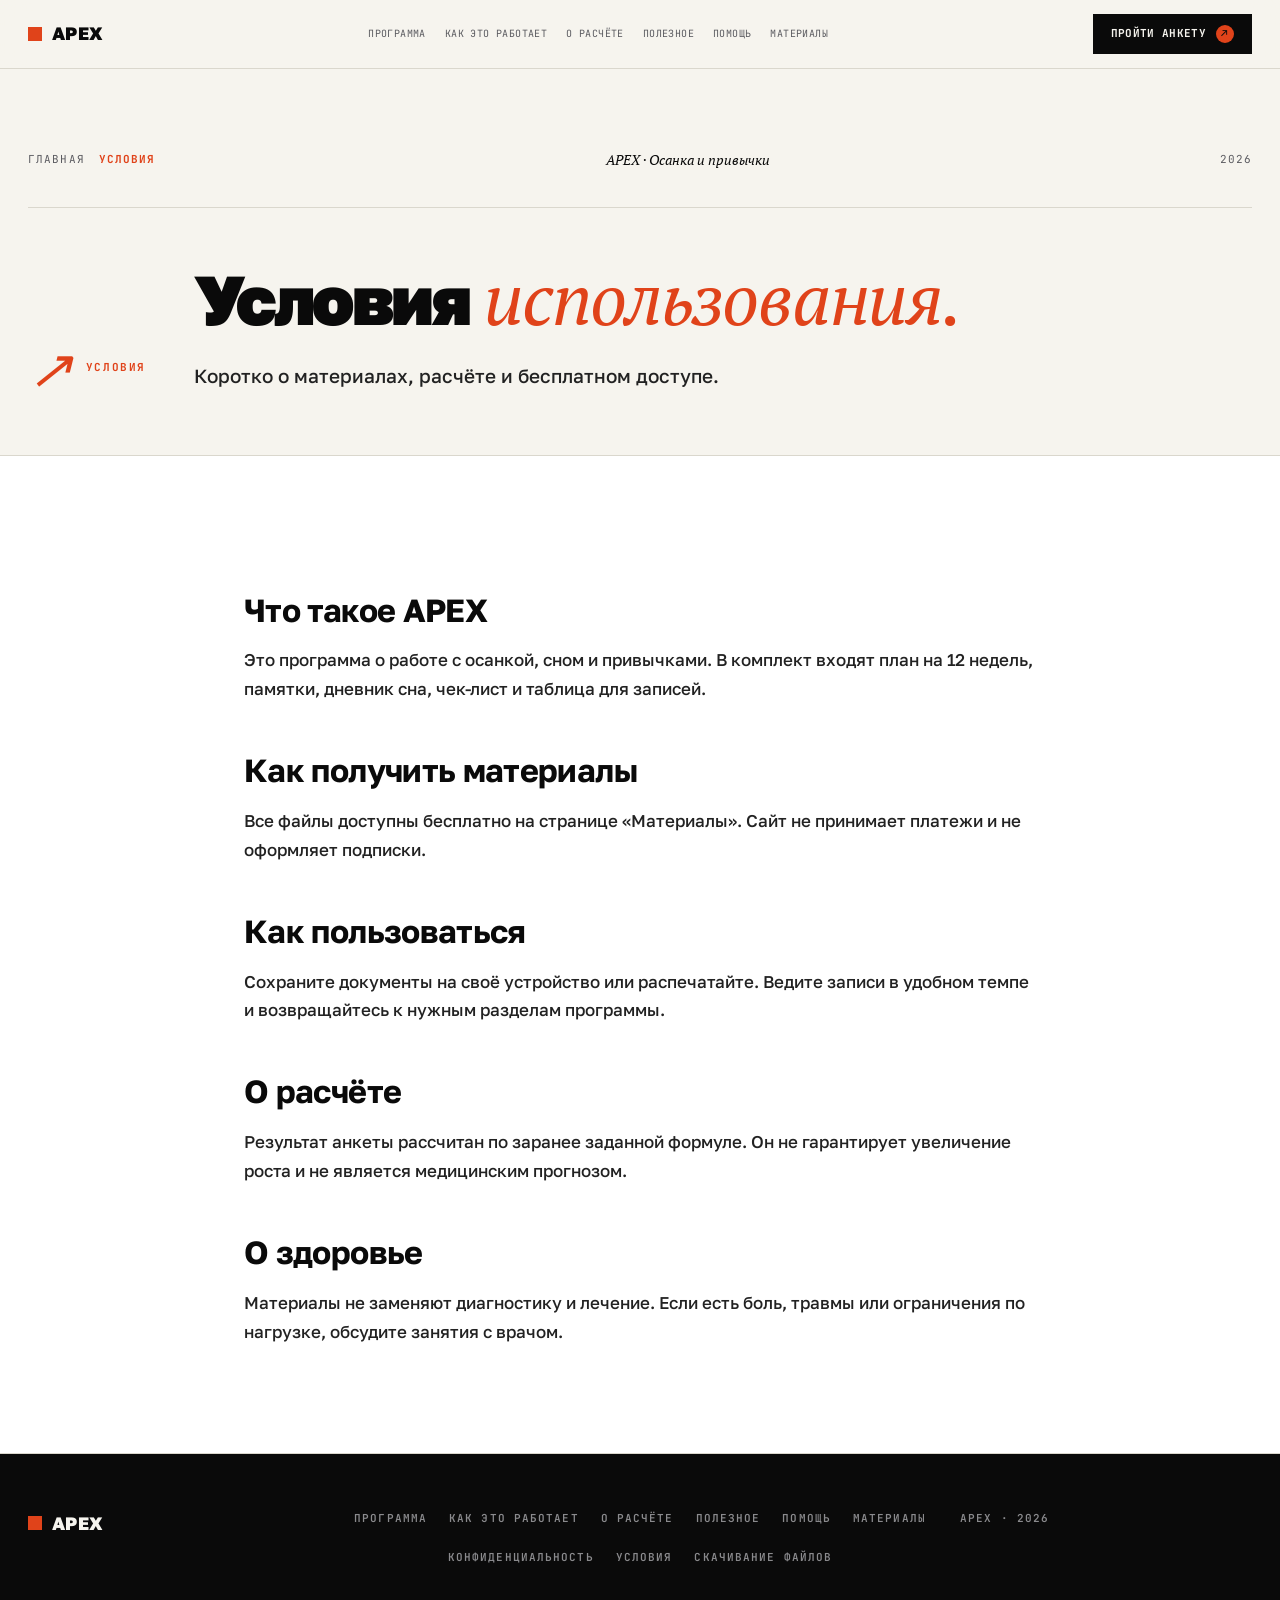
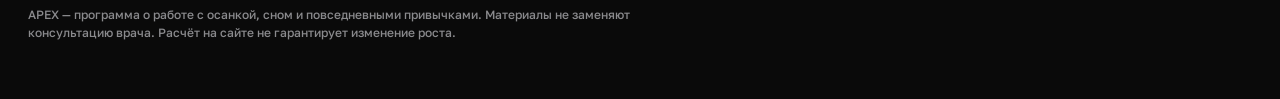
<file: Terms.html>
<!DOCTYPE html><html lang="ru"><head><meta charset="UTF-8"><meta name="viewport" content="width=device-width, initial-scale=1.0"><title>Условия — APEX</title><meta name="description" content="Коротко о материалах, расчёте и бесплатном доступе."><link rel="icon" href="assets/favicon.svg" type="image/svg+xml"><link rel="preconnect" href="https://fonts.googleapis.com"><link rel="preconnect" href="https://fonts.gstatic.com" crossorigin><link rel="stylesheet" href="https://fonts.googleapis.com/css2?family=Golos+Text:wght@400;500;600;700;800;900&family=PT+Serif:ital@0;1&family=JetBrains+Mono:wght@400;500;700&display=swap"><link rel="stylesheet" href="subpage.css"><link rel="stylesheet" href="russian.css"></head><body><nav class="nav"><div class="nav-i"><a class="brand" href="index.html"><span class="sq"></span>APEX</a><div class="nav-ul"><a href="Protocol.html">Программа</a><a href="Science.html">Как это работает</a><a href="Research.html">О расчёте</a><a href="Press.html">Полезное</a><a href="Contact.html">Помощь</a><a href="Payment.html">Материалы</a></div><a class="nav-cta" href="Height Assessment.html">Пройти анкету <span class="arr">↗</span></a></div></nav><main><section class="page-head"><div class="wrap"><div class="page-meta"><div class="crumbs"><a href="index.html">Главная</a><span class="stamp">Условия</span></div><div class="ver">APEX · Осанка и привычки</div><div>2026</div></div><div class="page-grid"><div class="page-kick"><span class="idx">↗</span>Условия</div><div><h1 class="page-h1">Условия <span class="serif">использования.</span></h1><p class="page-lede">Коротко о материалах, расчёте и бесплатном доступе.</p></div></div></div></section><section class="sec paper"><div class="wrap"><div class="prose"><h3>Что такое APEX</h3><p>Это программа о работе с осанкой, сном и привычками. В комплект входят план на 12 недель, памятки, дневник сна, чек-лист и таблица для записей.</p><h3>Как получить материалы</h3><p>Все файлы доступны бесплатно на странице «Материалы». Сайт не принимает платежи и не оформляет подписки.</p><h3>Как пользоваться</h3><p>Сохраните документы на своё устройство или распечатайте. Ведите записи в удобном темпе и возвращайтесь к нужным разделам программы.</p><h3>О расчёте</h3><p>Результат анкеты рассчитан по заранее заданной формуле. Он не гарантирует увеличение роста и не является медицинским прогнозом.</p><h3>О здоровье</h3><p>Материалы не заменяют диагностику и лечение. Если есть боль, травмы или ограничения по нагрузке, обсудите занятия с врачом.</p></div></div></section></main><footer class="footer"><div class="wrap"><div class="footer-i"><a class="brand" href="index.html"><span class="sq"></span>APEX</a><div class="footer-links"><a href="Protocol.html">Программа</a><a href="Science.html">Как это работает</a><a href="Research.html">О расчёте</a><a href="Press.html">Полезное</a><a href="Contact.html">Помощь</a><a href="Payment.html">Материалы</a><a href="Privacy.html">Конфиденциальность</a><a href="Terms.html">Условия</a><a href="Refunds.html">Скачивание файлов</a></div><div>APEX · 2026</div></div><p class="footer-legal">APEX — программа о работе с осанкой, сном и повседневными привычками. Материалы не заменяют консультацию врача. Расчёт на сайте не гарантирует изменение роста.</p></div></footer></body></html>
</file>
<file: russian.css>
:root{--display:'Golos Text',sans-serif;--sans:'Golos Text',sans-serif;--serif:'PT Serif',serif}
body{font-family:var(--sans)}
.brand{font-weight:800}.strip-row>.demo-caption{grid-column:1/-1;margin:0;padding:16px 28px}.card-head .file{position:relative;z-index:1;margin-right:25px}.bullets b{margin-right:.3em}
.nav-ul{flex-wrap:wrap;gap:10px 19px;font-size:10px;letter-spacing:.04em}.nav-cta{letter-spacing:.03em;white-space:nowrap}
.hero-h1{font-size:clamp(48px,6.8vw,104px);line-height:.98;letter-spacing:-.05em}.hero-h1 .serif{font-size:1em}
.hero-grid>*{min-width:0}.hero-meta{gap:16px}.hero-meta .ml{flex-wrap:wrap}.hero-meta .vol{font-size:12px}
.hero-lede{font-size:19px}.page-h1{font-size:clamp(38px,5.4vw,78px);line-height:1.06;overflow-wrap:anywhere}.sec-h2{font-size:clamp(32px,4.5vw,62px);line-height:1.08}
.head{font-size:clamp(32px,4.6vw,62px);line-height:1.08}.result-title{line-height:1.12}.result-title #rName{overflow-wrap:anywhere}
.symbolic-price,.price-amt.symbolic-price{font-family:var(--display);font-size:clamp(24px,3.1vw,42px);font-weight:800;letter-spacing:-.045em;line-height:1.15;margin:20px 0;overflow-wrap:anywhere}
.price-was{font-size:14px;line-height:1.6;text-decoration:none}.price-cta{letter-spacing:.02em}#price{scroll-margin-top:90px}.payment-note,.demo-caption{font-size:12px;line-height:1.7;color:var(--mid);margin-top:18px}
.mobile-cta .p2{font-size:15px}.mobile-cta a{font-size:11px;letter-spacing:0}.mobile-cta .p1{font-size:10px}
.strip-cell .n{font-size:clamp(25px,3.3vw,48px)}.res .delta{font-size:clamp(32px,4vw,58px)}.pc-final .v{font-size:clamp(40px,6vw,80px)}
.compare .cr>div{overflow-wrap:anywhere}.compare .big{font-size:clamp(12px,1.7vw,22px)}
.cta-box::before{content:'МАТЕРИАЛЫ ПРОГРАММЫ'!important}.cta-btn,.btn{letter-spacing:.02em}.cta-btn small{white-space:normal}
.tile-k{font-size:15px}.tile-s{line-height:1.5}.ro .v{font-size:clamp(18px,2.2vw,29px)}.bars-delta{font-size:clamp(24px,3vw,40px)}.result-sub .conf{white-space:normal}
.download-grid,.publication-grid{display:grid;grid-template-columns:repeat(2,minmax(0,1fr));gap:24px}.download-card,.publication-card{border:1px solid var(--line);padding:30px;background:var(--bg);display:flex;flex-direction:column}.download-meta{display:flex;justify-content:space-between;font-family:var(--mono);font-size:10px;letter-spacing:.06em;color:var(--mid)}.download-meta>span:first-child{color:var(--hot);font-size:18px}.download-card h2,.publication-card h2{font-family:var(--display);font-size:27px;letter-spacing:-.03em;line-height:1.2;margin:24px 0 12px}.download-card p,.publication-card p{color:var(--mid);font-size:15px;line-height:1.65}.download-actions{display:flex;align-items:center;gap:24px;flex-wrap:wrap;margin-top:auto;padding-top:28px}.open-pdf{font-size:12px;text-decoration:underline;text-underline-offset:4px}.download-actions .btn-primary{font-size:11px;letter-spacing:.02em;padding:14px 18px}.downloads-head{margin:50px 0 24px}.downloads-head h2{font-size:36px;letter-spacing:-.04em}.downloads-head .serif{font-family:var(--serif);font-style:italic;font-weight:400;color:var(--hot)}.downloads-head p{color:var(--mid);margin-top:12px;max-width:65ch}.payment-summary{border:1px solid var(--ink);border-left:6px solid var(--hot);padding:32px;display:flex;align-items:center;justify-content:space-between;gap:30px}.payment-summary p{max-width:55ch;color:var(--mid)}.payment-summary .btn-primary{flex-shrink:0;font-size:11px;letter-spacing:.01em}.tag{font-family:var(--mono);font-size:10px;letter-spacing:.07em;color:var(--hot)}.project-callout{border-top:1px solid var(--line);margin-top:40px;padding-top:35px}.project-callout p{margin:15px 0 25px;color:var(--mid)}
.contact-demo{display:grid;grid-template-columns:1fr 1.2fr;gap:60px}.contact-demo aside p{margin:20px 0;color:var(--mid)}.demo-form{border:1px solid var(--ink);padding:30px;box-shadow:6px 6px 0 var(--hot)}.demo-form label{display:flex;flex-direction:column;gap:8px;font-size:13px;font-weight:600;margin-bottom:20px}.demo-form input,.demo-form select,.demo-form textarea{width:100%;padding:12px;font:inherit;font-weight:400;background:var(--bg);color:var(--ink);border:1px solid var(--line)}.demo-form textarea{resize:vertical}.demo-form [role=status]{margin-top:20px;color:var(--green);font-size:14px}
a:focus-visible,button:focus-visible,input:focus-visible,select:focus-visible,textarea:focus-visible,summary:focus-visible{outline:3px solid var(--hot);outline-offset:4px}
@media(max-width:900px){.payment-summary{align-items:flex-start;flex-direction:column}.nav-i{gap:14px}.hero-meta .vol{display:none}.hero-meta{grid-template-columns:1fr auto}.contact-demo{grid-template-columns:1fr;gap:30px}.hero-grid{gap:32px}.head{font-size:42px}}
@media(max-width:640px){.demo-banner{padding:8px 12px;font-size:9px}.demo-banner span{margin:0 4px}.hero-h1{font-size:clamp(43px,11vw,69px)}.hero-lede{font-size:16px}.hero-meta .ml{gap:6px;font-size:9px}.hero-meta .ver{font-size:9px}.hero-meta .ml span:not(:last-child)::after{margin-left:6px}.nav-cta{font-size:9px;padding:10px 12px}.download-grid,.publication-grid{grid-template-columns:1fr}.download-card,.publication-card{padding:24px}.download-card h2{font-size:25px}.payment-summary{padding:22px}.symbolic-price,.price-amt.symbolic-price{font-size:clamp(24px,7.4vw,38px)}.head{font-size:32px}.tile-k{font-size:13px}.tile-s{font-size:11px}.st .lbl{font-size:8px;letter-spacing:0}.stepper{gap:3px}.readout{grid-template-columns:repeat(2,minmax(0,1fr))}.bd-row{grid-template-columns:1fr 48px 65px;gap:6px}.bd-name{font-size:12px}.bd-pts{font-size:12px}.demo-form{padding:20px}.mobile-cta{gap:10px}.mobile-cta .p2{font-size:13px}.mobile-cta a{padding:12px}.footer-links{font-size:10px;letter-spacing:.02em}.pc-final .v{font-size:48px}}
@media(prefers-reduced-motion:reduce){*,*::before,*::after{scroll-behavior:auto!important;animation-duration:.01ms!important;transition-duration:.01ms!important}}

/* Readable Russian copy and diagrams at intermediate widths as well as phones. */
abbr[title]{text-decoration:none;cursor:help}
.hero-h1{font-size:clamp(44px,5.8vw,86px);line-height:1.06;letter-spacing:-.045em;text-wrap:initial}
.hero-h1 .serif{font-size:.96em}.hero-meta .ver{letter-spacing:.02em}
.proof-card::before{content:'APEX'}.proof-card h3{line-height:1.24}.pc-final{align-items:flex-start;gap:14px;flex-direction:column}.pc-final .v.hero-card-end{font-size:clamp(24px,2.5vw,36px);line-height:1.15;letter-spacing:-.03em}
.lies-grid .copy h2{font-size:clamp(36px,4.9vw,70px);line-height:1.14;letter-spacing:-.035em}.lies-grid .copy h2 .serif{font-size:1em}.lies-grid .copy p{line-height:1.65}
.lie{padding-top:34px}.lie .q{font-size:25px;line-height:1.3}.lie .a{line-height:1.65}
.sec-h2,.page-h1{line-height:1.14}.sec-lede{line-height:1.65}.sec-kick{letter-spacing:.05em}
.mech-fig{aspect-ratio:3/2;padding:10px}.mech-fig svg{display:block;width:100%;height:100%}.mech h3{font-size:32px;line-height:1.2}.mech-takeaway{font-weight:700;border-top:1px solid var(--line);padding-top:18px;font-size:16px}.mech .cite{font-family:var(--sans);font-size:13px;line-height:1.6;letter-spacing:0}.cite a,.prose a:not(.btn-primary){text-decoration:underline;text-underline-offset:3px}.science-diagram{max-width:600px;margin:28px auto;padding:20px;background:var(--bg);border:1px solid var(--line)}.science-diagram svg{width:100%;height:auto}
.story-title{font-size:29px;font-weight:800;letter-spacing:-.03em;line-height:1.2;margin-bottom:18px}.story-copy{font-size:15px;line-height:1.65;color:var(--mid)}.res .by{gap:15px;flex-wrap:wrap}.res .by a{color:var(--hot);font-weight:700}.res .photo .stamp{max-width:80%;overflow-wrap:anywhere}
.approach-table{width:100%;border-collapse:collapse;font-size:14px;line-height:1.6;table-layout:fixed;background:var(--paper);border:1px solid var(--line)}.approach-table caption{text-align:left;color:var(--mid);font-size:13px;padding-bottom:20px}.approach-table th,.approach-table td{padding:22px 18px;vertical-align:top;text-align:left;border:1px solid var(--line);overflow-wrap:anywhere}.approach-table thead th{background:var(--ink);color:var(--bg);font-size:12px;font-weight:600}.approach-table thead th:first-child{width:17%}.approach-table thead th:nth-child(4){width:16%}.approach-table tbody th{font-size:16px;line-height:1.35}.approach-apex{background:var(--hot-dim)}.approach-apex th{color:var(--hot)}
.format-help{font-size:13px;line-height:1.65;color:var(--mid);margin-top:24px}.price-label{font-family:var(--mono);font-size:11px;text-transform:uppercase;letter-spacing:.08em}.price-r .format-help{margin-top:25px}.price-frame,.price-gty{line-height:1.7}.payment-note{letter-spacing:0}.price-amt.symbolic-price{margin-top:16px}
.final h2{font-size:clamp(40px,6vw,86px);line-height:1.18;letter-spacing:-.04em}.final h2 .hl{padding:.04em .18em;margin-top:.08em;line-height:1.18}.final p{line-height:1.7}.faq summary .q{line-height:1.3}.faq .a{line-height:1.7}
.article-link{margin-top:auto;padding-top:24px;font-size:13px;color:var(--hot);font-weight:600}.publication-card h2{line-height:1.25}
.questionnaire-note{padding:30px;display:flex;flex-direction:column;justify-content:center;background:var(--bg);min-width:0}.questionnaire-note .intro-fig-tag{position:static;display:inline-block;align-self:flex-start;margin-bottom:28px}.questionnaire-note-number{font-size:90px;font-weight:800;line-height:1;color:var(--hot);letter-spacing:-.055em}.questionnaire-note-number span{display:block;margin-top:12px;font-family:var(--serif);font-size:20px;font-style:italic;letter-spacing:0;color:var(--ink)}.questionnaire-note h2{font-size:25px;line-height:1.3;letter-spacing:-.025em;margin:30px 0 16px}.questionnaire-note p{font-size:14px;line-height:1.65;color:var(--mid)}.questionnaire-note .note-small{margin-top:20px;font-size:12px;border-top:1px solid var(--line);padding-top:18px}.strip-c .n .small{font-size:15px;display:block;letter-spacing:0;margin-top:8px}.chart-axis-label{font-size:11px;line-height:1.6;color:var(--mid);margin-bottom:12px}.lbl{flex-wrap:wrap;gap:6px}.slider-name{max-width:72%;line-height:1.5}.slider-val{white-space:nowrap}.slider-val .serif{font-size:16px}.chart-head{gap:12px;flex-wrap:wrap}.chart-phases{letter-spacing:0}.bars-head{gap:12px;flex-wrap:wrap}.bars-tag{letter-spacing:.03em}.bars-body .bar-num{line-height:1.4}.bd-title{flex-wrap:wrap;gap:8px}.bd-title small{letter-spacing:.04em}.result-stamp{letter-spacing:.04em}
@media(max-width:1100px) and (min-width:981px){.mech{padding:32px 20px}.mech h3{font-size:28px}}
@media(max-width:800px){.approach-table,.approach-table tbody,.approach-table tr,.approach-table th,.approach-table td{display:block;width:100%}.approach-table{border:0;background:transparent}.approach-table caption{display:block}.approach-table thead{display:none}.approach-table tr{margin-bottom:20px;border:1px solid var(--line);background:var(--paper)}.approach-table tbody th{border:0;background:var(--ink);color:var(--paper);padding:20px;font-size:20px}.approach-table td{display:grid;grid-template-columns:145px 1fr;gap:20px;border:0;border-top:1px solid var(--line);padding:18px 20px}.approach-table td::before{content:attr(data-label);font-size:12px;font-weight:700;color:var(--mid)}.approach-table .approach-apex{background:var(--hot-dim)}.approach-table .approach-apex th{background:var(--hot)}.mech-fig{max-height:350px}.hero-meta .ver{font-size:10px}.hero-receipt{flex-wrap:wrap}.hero-receipt .hr-stack{flex:1;min-width:160px}}
@media(max-width:640px){.hero-h1{font-size:clamp(38px,9.8vw,61px)}.hero-meta{gap:14px;grid-template-columns:1fr}.hero-meta .ver{justify-self:start}.lies-grid .copy h2{font-size:36px;line-height:1.16}.lie{padding-top:32px}.lie .q{font-size:22px}.sec-h2{font-size:34px;line-height:1.16}.mech h3{font-size:28px}.mech-fig{aspect-ratio:3/2}.story-title{font-size:27px}.questionnaire-note{padding:24px}.questionnaire-note-number{font-size:72px}.card-head .session{font-size:8px;letter-spacing:.03em}.card-head .file{display:none}.result-title{font-size:27px}.chart-phases{font-size:9px}.slider-name{font-size:10px;max-width:65%}.slider-val{font-size:24px}.slider-val .serif{font-size:14px}.tile-k{font-size:12px}.tile-s{font-size:11px;letter-spacing:0}}
@media(max-width:480px){.approach-table td{grid-template-columns:1fr;gap:5px}.approach-table td::before{font-size:11px}.hero-receipt .hr-stamp{margin-left:56px}.head{font-size:30px}.result-title{font-size:25px}.card-head{padding-right:18px}.readout .ro .l{letter-spacing:0;font-size:10px}.faq summary{grid-template-columns:30px 1fr 20px}.faq .a{padding-left:40px}.final p{font-size:16px}}
.questionnaire-note{aspect-ratio:auto;overflow:visible;justify-content:flex-start}.card-head{padding-right:75px;flex-wrap:wrap;gap:12px}.card-head .session{white-space:normal}.result-sub{line-height:1.6}
@media(max-width:980px){.nav-i{grid-template-columns:auto 1fr}.nav-cta{justify-self:end}}
@media(max-width:480px){.hero-receipt{display:grid;grid-template-columns:46px minmax(0,1fr);width:100%;max-width:100%}.hero-receipt .hr-stack{min-width:0}.hero-receipt .hr-stamp{grid-column:2;justify-self:start;margin-left:0}.card-head{padding-right:48px}.card-head .session{flex-basis:100%;font-size:9px}}
</file>
<file: subpage.css>
/* ============ APEX subpage shared styles ============ */
:root{
  --bg:#f6f4ee; --paper:#fff; --ink:#0a0a0a; --ink-2:#222; --mid:#5b5b60; --dim:#9b9b9f;
  --line:#dad7cd; --line-2:#e7e4dc;
  --hot:#e0431a; --hot-dim:#fde9e1;
  --green:#1f5740; --green-dim:#e8f0ec;
  --yellow:#ffe14a;
  --display:'Archivo Black',sans-serif;
  --serif:'Instrument Serif',serif;
  --sans:'Archivo',sans-serif;
  --mono:'JetBrains Mono',monospace;
}
*,*::before,*::after{margin:0;padding:0;box-sizing:border-box}
html,body{background:var(--bg);color:var(--ink);font-family:var(--sans);font-size:15.5px;line-height:1.55;-webkit-font-smoothing:antialiased;min-height:100vh}
a{color:inherit;text-decoration:none}
img,svg{display:block;max-width:100%}
::selection{background:var(--ink);color:var(--yellow)}
.wrap{max-width:1280px;margin:0 auto;padding:0 28px}

/* NAV */
.nav{position:sticky;top:0;z-index:50;background:rgba(246,244,238,.95);backdrop-filter:blur(14px);border-bottom:1px solid var(--line)}
.nav-i{max-width:1280px;margin:0 auto;padding:14px 28px;display:grid;grid-template-columns:auto 1fr auto;gap:28px;align-items:center}
.brand{display:flex;align-items:center;gap:10px;font-family:var(--display);font-size:18px;letter-spacing:.02em;color:var(--ink)}
.brand .sq{width:14px;height:14px;background:var(--hot)}
.nav-ul{display:flex;gap:26px;justify-content:center;font-family:var(--mono);font-size:11px;letter-spacing:.12em;text-transform:uppercase;color:var(--mid)}
.nav-ul a{transition:color .15s}
.nav-ul a:hover,.nav-ul a.cur{color:var(--hot)}
.nav-cta{
  background:var(--ink);color:var(--bg);padding:11px 18px;
  font-family:var(--mono);font-size:11px;font-weight:700;letter-spacing:.1em;text-transform:uppercase;
  display:inline-flex;align-items:center;gap:10px;
  transition:transform .15s,background .15s;
}
.nav-cta:hover{background:var(--hot);transform:translateY(-1px)}
.nav-cta .arr{display:inline-flex;align-items:center;justify-content:center;width:18px;height:18px;background:var(--hot);color:var(--ink);border-radius:50%;font-size:11px}
.nav-cta:hover .arr{background:var(--bg);color:var(--hot)}

/* PAGE HEAD */
.page-head{padding:80px 0 64px;border-bottom:1px solid var(--line)}
.page-meta{
  display:grid;grid-template-columns:auto 1fr auto;gap:24px;align-items:center;
  font-family:var(--mono);font-size:11px;letter-spacing:.1em;text-transform:uppercase;color:var(--mid);
  padding-bottom:36px;border-bottom:1px solid var(--line);margin-bottom:48px;
}
.page-meta .crumbs{display:flex;gap:14px;align-items:center}
.page-meta .crumbs span:not(:last-child)::after{content:'/';margin-left:14px;color:var(--dim)}
.page-meta .crumbs a:hover{color:var(--hot)}
.page-meta .ver{color:var(--ink);justify-self:center;font-family:var(--serif);font-style:italic;font-size:14px;text-transform:none;letter-spacing:0;font-weight:400}
.page-meta .stamp{color:var(--hot);font-weight:700}

.page-grid{display:grid;grid-template-columns:auto 1fr;gap:48px;align-items:end}
.page-kick{font-family:var(--mono);font-size:11px;font-weight:700;letter-spacing:.14em;color:var(--hot);text-transform:uppercase;display:flex;gap:14px;align-items:center;padding-top:10px}
.page-kick .idx{font-family:var(--serif);font-style:italic;font-weight:400;font-size:54px;color:var(--hot);letter-spacing:-.02em;line-height:.85}
.page-h1{
  font-family:var(--display);font-weight:900;
  font-size:clamp(56px,8vw,128px);line-height:.88;letter-spacing:-.04em;text-wrap:balance;
}
.page-h1 .serif{font-family:var(--serif);font-style:italic;font-weight:400;color:var(--hot);font-size:1.06em;letter-spacing:-.02em}
.page-h1 .hl{background:var(--ink);color:var(--bg);padding:0 14px;display:inline-block}
.page-h1 .ul{background:linear-gradient(transparent 68%,var(--yellow) 68%,var(--yellow) 92%,transparent 92%)}
.page-lede{max-width:64ch;font-size:19px;color:var(--ink-2);margin-top:22px;font-weight:500;line-height:1.55}
.page-lede strong{background:var(--yellow);padding:1px 4px;font-weight:600}

/* SECTION */
.sec{padding:88px 0;border-bottom:1px solid var(--line)}
.sec.paper{background:var(--paper)}
.sec.dark{background:var(--ink);color:var(--bg);border-bottom:0}
.sec-head{display:grid;grid-template-columns:auto 1fr;gap:48px;margin-bottom:56px;align-items:end}
@media(max-width:780px){.sec-head,.page-grid{grid-template-columns:1fr;gap:18px}}
.sec-kick{font-family:var(--mono);font-size:11px;font-weight:700;letter-spacing:.14em;color:var(--hot);text-transform:uppercase;display:flex;gap:14px;align-items:center;padding-top:8px}
.sec-kick .idx{font-family:var(--serif);font-style:italic;font-weight:400;font-size:42px;color:var(--hot);letter-spacing:-.02em;line-height:.85}
.sec.dark .sec-kick{color:var(--hot)}
.sec-h2{font-family:var(--display);font-weight:900;font-size:clamp(40px,6vw,84px);line-height:.92;letter-spacing:-.035em;text-wrap:balance}
.sec-h2 .serif{font-family:var(--serif);font-style:italic;font-weight:400;color:var(--hot);font-size:1.05em;letter-spacing:-.02em}
.sec-h2 .hl{background:var(--ink);color:var(--bg);padding:0 12px;display:inline-block}
.sec.dark .sec-h2 .hl{background:var(--hot);color:var(--ink)}
.sec-lede{max-width:62ch;font-size:17px;color:var(--ink-2);margin-top:18px;font-weight:500}
.sec.dark .sec-lede{color:#c8c8c8}

/* PROSE */
.prose{max-width:72ch;margin:0 auto;font-size:17px;line-height:1.7;color:var(--ink-2)}
.prose h3{font-family:var(--display);font-size:32px;letter-spacing:-.02em;line-height:1.15;color:var(--ink);margin:48px 0 18px}
.prose h3 .serif{font-family:var(--serif);font-style:italic;font-weight:400;color:var(--hot);font-size:1.08em}
.prose h4{font-family:var(--mono);font-size:11px;font-weight:700;letter-spacing:.14em;color:var(--hot);text-transform:uppercase;margin:32px 0 12px}
.prose p{margin-bottom:18px;font-weight:500}
.prose p strong{color:var(--ink);font-weight:600;background:var(--yellow);padding:0 4px}
.prose ul{margin:16px 0 24px;padding-left:0;list-style:none}
.prose ul li{padding:6px 0 6px 32px;position:relative;font-weight:500}
.prose ul li::before{content:'';position:absolute;left:0;top:14px;width:18px;height:8px;background:var(--hot);clip-path:polygon(0 50%,80% 0,100% 50%,80% 100%)}
.prose blockquote{margin:32px 0;padding:24px 32px;background:var(--paper);border:1px solid var(--ink);border-left:5px solid var(--hot);font-family:var(--serif);font-style:italic;font-size:22px;line-height:1.4;color:var(--ink);font-weight:400}
.prose blockquote cite{display:block;font-family:var(--mono);font-style:normal;font-size:11px;font-weight:700;letter-spacing:.12em;color:var(--mid);text-transform:uppercase;margin-top:14px}
.prose .cite{display:inline-block;font-family:var(--mono);font-size:11px;font-weight:700;letter-spacing:.06em;color:var(--mid);border:1px solid var(--line);padding:3px 8px;margin:0 2px}
.prose hr{border:0;border-top:1px solid var(--line);margin:48px 0}

/* FINAL CTA */
.final{padding:140px 0;text-align:center;background:var(--hot);color:var(--ink);position:relative;overflow:hidden}
.final h2{font-family:var(--display);font-size:clamp(48px,8vw,120px);line-height:.9;letter-spacing:-.04em;text-wrap:balance}
.final h2 .strike{position:relative;display:inline-block}
.final h2 .strike::after{content:'';position:absolute;left:-2%;right:-2%;top:48%;height:10px;background:var(--ink);transform:rotate(-2deg)}
.final h2 .hl{background:var(--ink);color:var(--yellow);padding:0 16px;display:inline-block}
.final h2 .serif{font-family:var(--serif);font-style:italic;font-weight:400;color:var(--ink);font-size:1.05em;letter-spacing:-.02em}
.final p{margin:28px auto 38px;font-size:20px;font-weight:600;max-width:46ch}
.btn-primary{
  background:var(--ink);color:var(--bg);padding:20px 28px;
  font-family:var(--mono);font-size:13px;font-weight:700;letter-spacing:.1em;text-transform:uppercase;
  display:inline-flex;align-items:center;gap:12px;
  transition:transform .15s,background .15s;
}
.btn-primary:hover{transform:translateY(-2px);background:var(--paper);color:var(--ink)}
.btn-primary .arr{width:26px;height:26px;background:var(--hot);color:var(--ink);border-radius:50%;display:inline-flex;align-items:center;justify-content:center;font-weight:900;font-size:13px}
.btn-ghost{
  display:inline-block;color:var(--ink-2);padding:18px 4px;
  font-family:var(--mono);font-size:12px;font-weight:600;letter-spacing:.08em;text-transform:uppercase;
  border-bottom:2px solid var(--ink);transition:color .15s;
}
.btn-ghost:hover{color:var(--hot);border-color:var(--hot)}

/* FOOTER */
.footer{padding:56px 0;background:var(--ink);color:var(--bg)}
.footer-i{display:grid;grid-template-columns:1fr 2fr 1fr;gap:28px;align-items:start;font-family:var(--mono);font-size:11px;font-weight:600;letter-spacing:.1em;text-transform:uppercase;color:#8a8a8d}
.footer-links{display:flex;gap:22px;justify-content:center;flex-wrap:wrap}
.footer-links a:hover{color:var(--hot)}
.footer-legal{margin-top:40px;font-family:var(--sans);font-size:12px;color:#8a8a8d;font-weight:500;letter-spacing:0;text-transform:none;max-width:80ch;line-height:1.55}
.footer .brand{color:var(--bg)}

@media(max-width:780px){.nav-ul{display:none}.page-meta{grid-template-columns:1fr;gap:12px}.page-meta .ver{justify-self:start}}

/* ============ MOBILE (≤640px) ============ */
@media(max-width:640px){
  .wrap{padding:0 18px}

  /* NAV */
  .nav-i{padding:11px 18px;gap:12px;grid-template-columns:auto auto}
  .brand{font-size:16px}
  .nav-cta{padding:9px 12px;font-size:10px;letter-spacing:.08em;gap:6px}
  .nav-cta .arr{width:16px;height:16px;font-size:10px}

  /* PAGE HEAD */
  .page-head{padding:44px 0 36px}
  .page-meta{padding-bottom:20px;margin-bottom:28px;font-size:10px}
  .page-meta .crumbs{flex-wrap:wrap}
  .page-meta .crumbs span:not(:last-child)::after{margin-left:8px}
  .page-meta .ver{font-size:12px}
  .page-grid{gap:14px}
  .page-kick{font-size:10px;letter-spacing:.1em;gap:10px;padding-top:0}
  .page-kick .idx{font-size:36px}
  .page-h1{font-size:42px;line-height:.96;letter-spacing:-.03em;overflow-wrap:break-word}
  .page-h1 .serif{font-size:1em}
  .page-lede{font-size:15.5px;margin-top:16px;line-height:1.5}

  /* SECTIONS */
  .sec{padding:56px 0}
  .sec-head{margin-bottom:36px}
  .sec-kick{font-size:10px;letter-spacing:.1em}
  .sec-kick .idx{font-size:34px}
  .sec-h2{font-size:34px;letter-spacing:-.025em}
  .sec-lede{font-size:15.5px;margin-top:14px}

  /* PROSE */
  .prose{font-size:15.5px;line-height:1.65}
  .prose h3{font-size:26px;margin:32px 0 14px}
  .prose h4{margin:24px 0 10px}
  .prose ul li{padding:5px 0 5px 28px}
  .prose ul li::before{top:12px}
  .prose blockquote{padding:18px 22px;font-size:18px;margin:24px 0}

  /* FINAL */
  .final{padding:84px 0}
  .final h2{font-size:48px;line-height:.92}
  .final h2 .strike::after{height:5px}
  .final p{font-size:15.5px;margin:20px auto 28px}
  .btn-primary{padding:16px 22px;font-size:11.5px}
  .btn-primary .arr{width:22px;height:22px;font-size:11px}

  /* FOOTER */
  .footer{padding:36px 0}
  .footer-i{grid-template-columns:1fr;gap:18px;text-align:center}
  .footer-i > div:last-child{text-align:center!important}
  .footer-links{justify-content:center;gap:14px 18px;font-size:10.5px}
  .footer-legal{margin-top:24px;font-size:11.5px;text-align:center}
}
</file>
